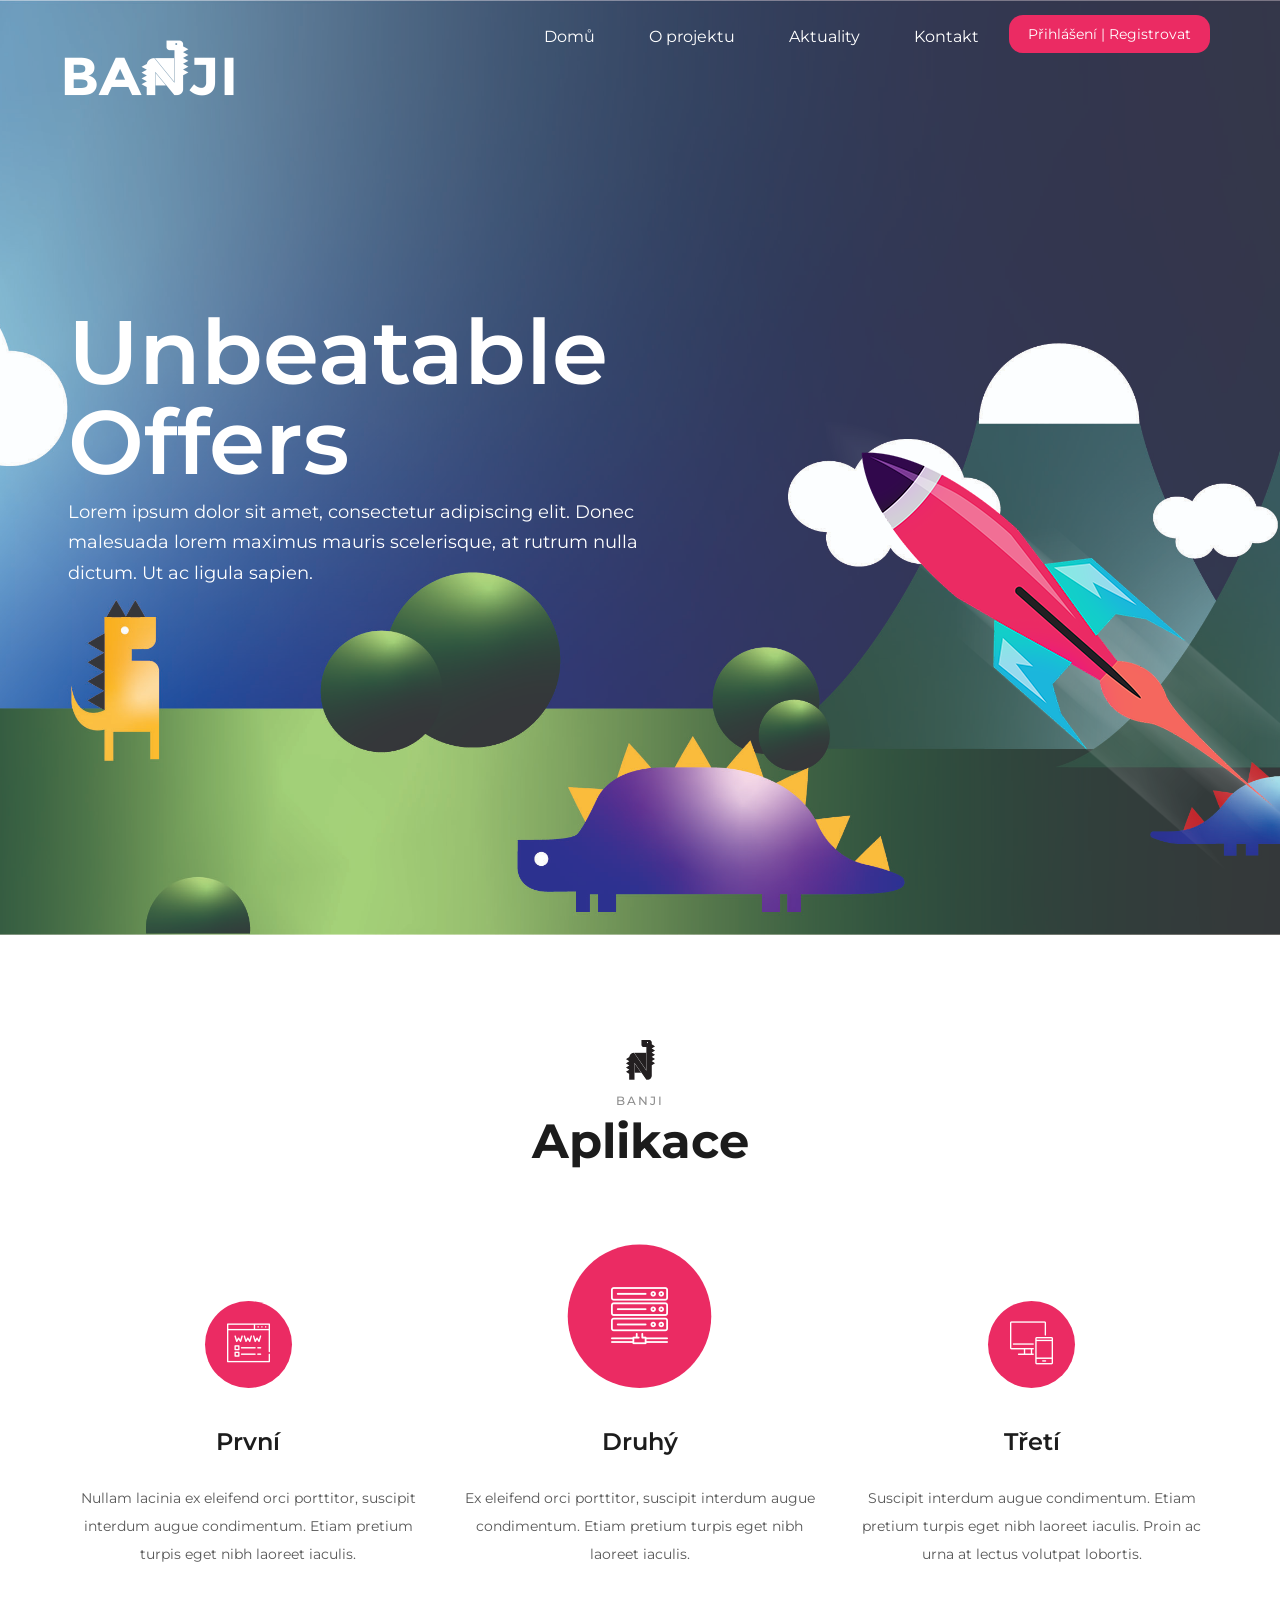
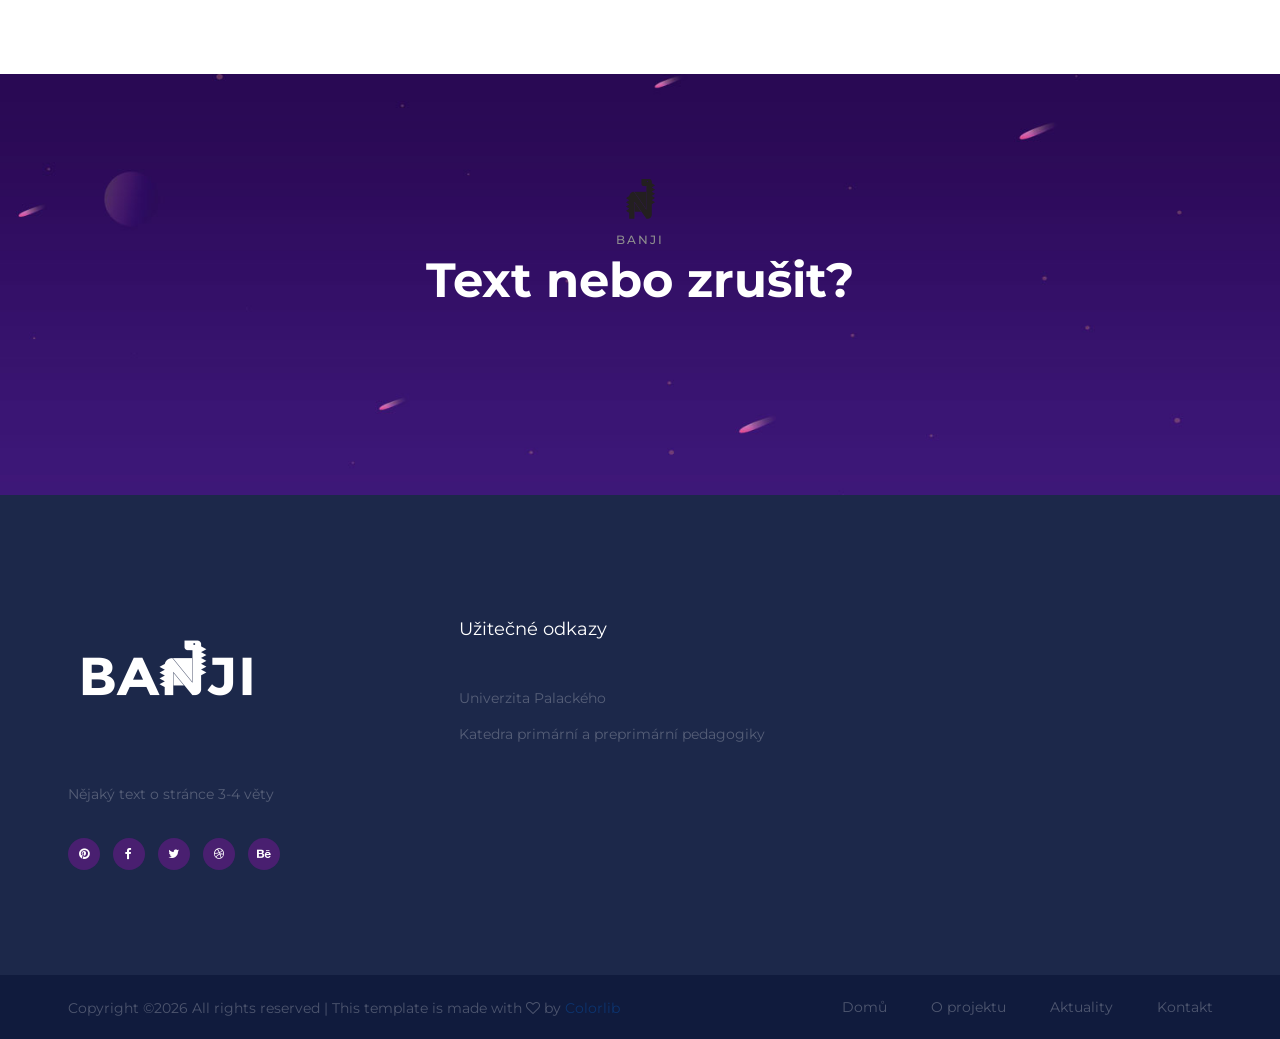
<file: index.html>
<!DOCTYPE html>
<html lang="zxx">
<head>
	<title>IT Host - Hosting Template</title>
	<meta charset="UTF-8">
	<meta name="description" content="Cloud 83 - hosting template ">
	<meta name="keywords" content="cloud, hosting, creative, html">
	<meta name="viewport" content="width=device-width, initial-scale=1.0">
	<!-- Favicon -->
	<link href="img/favicon.ico" rel="shortcut icon"/>

	<!-- Google Font -->
	<link href="https://fonts.googleapis.com/css?family=Montserrat:400,400i,500,500i,600,600i,700,700i" rel="stylesheet">


	<!-- Stylesheets -->
	<link rel="stylesheet" href="css/bootstrap.min.css"/>
	<link rel="stylesheet" href="css/font-awesome.min.css"/>
	<link rel="stylesheet" href="css/flaticon.css"/>
	<link rel="stylesheet" href="css/owl.carousel.min.css"/>
	<link rel="stylesheet" href="css/animate.css"/>
	<link rel="stylesheet" href="css/style.css"/>


	<!--[if lt IE 9]>
		  <script src="https://oss.maxcdn.com/html5shiv/3.7.2/html5shiv.min.js"></script>
	  <script src="https://oss.maxcdn.com/respond/1.4.2/respond.min.js"></script>
	<![endif]-->

</head>
<body>
	<!-- Page Preloder -->
	<div id="preloder">
		<div class="loader"></div>
	</div>

	<!-- Hlavička -->
	<header class="header-section">
		<a href="./index.html" class="site-logo"><img src="./img/logo.png" alt=""></a>
		<div class="nav-switch">
			<i class="fa fa-bars"></i>
		</div>
		<div class="nav-warp">
			<div class="user-panel">
				<a href="#">Přihlášení</a> |
				<a href="#">Registrovat</a>
			</div>
			<ul class="main-menu">
				<li><a href="./index.html">Domů</a></li>
				<li><a href="./about.html">O projektu</a></li>
				<li><a href="./aktuality.html">Aktuality</a></li>
				<li><a href="./contact.html">Kontakt</a></li>
         	<!--       <li><a href="">Portál</a></li>      <!-- Přidat odkaz na přihlašovací stránku -->
			</ul>
		</div>
	</header>
	<!-- Konec hlavičky -->


	<!-- Raketová sekce -->
	<section class="hero-section set-bg" data-setbg="img/bg.jpg">
		<div class="container h-100">
			<div class="hero-content text-white">
				<div class="row">
					<div class="col-lg-6 pr-0">
						<h2>Unbeatable Offers</h2>
						<p>Lorem ipsum dolor sit amet, consectetur adipiscing elit. Donec malesuada lorem maximus mauris scelerisque, at rutrum nulla dictum. Ut ac ligula sapien. </p>
					</div>
				</div>
				<div class="hero-rocket">
					<img src="./img/rocket.png" alt="">
				</div>
			</div>
		</div>
	</section>
	<!-- Raketová sekce END -->


	<!-- Sekce pod raketou -->
	<section class="features-section spad">
		<div class="container">
			<div class="section-title">
				<img src="./img/section-title-icon.png" alt="#">
				<p>Banji</p>
				<h2>Aplikace</h2>
			</div>
			<div class="row">
				<div class="col-lg-4 col-md-6 feature-item">
					<div class="ft-icon">
						<i class="flaticon-domain-registration"></i>
					</div>
				       	<!-- Levý sloupec -->
                	<h4>První</h4>
					<p>Nullam lacinia ex eleifend orci porttitor, suscipit interdum augue condimentum. Etiam pretium turpis eget nibh laoreet iaculis.</p>
				</div>
				<div class="col-lg-4 col-md-6 feature-item fi-center-top">
					<div class="ft-icon">
						<i class="flaticon-server"></i>
					</div>
				       	<!-- Prostřední sloupec -->
                	<h4>Druhý</h4>
					<p>Ex eleifend orci porttitor, suscipit interdum augue condimentum. Etiam pretium turpis eget nibh laoreet iaculis. </p>
				</div>
				<div class="col-lg-4 col-md-6 feature-item">
					<div class="ft-icon">
						<i class="flaticon-devices"></i>
					</div>
						<!-- Pravý sloupec -->
                    <h4>Třetí</h4>
					<p>Suscipit interdum augue condimentum. Etiam pretium turpis eget nibh laoreet iaculis. Proin ac urna at lectus volutpat lobortis. </p>
				</div>
			</div>
		</div>
	</section>
	<!-- Sekce pod raketou END-->



	<!-- bylo tu vyhledávání -->
	<section class="domain-search-section spad set-bg" data-setbg="img/domain-bg.jpg">
		<div class="container">
			<div class="section-title st-white">
				<img src="./img/section-title-icon.png" alt="#">
				<p>Banji</p>
				<h2>Text nebo zrušit?</h2>
			</div>

		</div>
	</section>
	<!-- bylo tu vyhledávání END -->

	<!-- Zápatí top -->
	<section class="footer-top-section text-white spad">
		<div class="container">
			<div class="row">
				<div class="col-lg-4">
					<div class="footer-widget about-widget">
						<img src="./img/logo.png" alt="logo">
						<p>Nějaký text o stránce 3-4 věty</p>
						<div class="fw-social social">
							<a href="#"><i class="fa fa-pinterest"></i></a>
							<a href="#"><i class="fa fa-facebook"></i></a>
							<a href="#"><i class="fa fa-twitter"></i></a>
							<a href="#"><i class="fa fa-dribbble"></i></a>
							<a href="#"><i class="fa fa-behance"></i></a>
						</div>
					</div>
				</div>
				<div class="col-lg-8 col-md-12">
					<div class="footer-widget">
						<h4 class="fw-title">Užitečné odkazy</h4>
						<div class="row">
							<div class="col-sm-12">
								<ul>
                                <!-- Předělat na odkazy -udělat helpdesk?-->
									<li><a href="https://www.upol.cz/">Univerzita Palackého</a></li>
									<li><a href="http://kpv.upol.cz/">Katedra primární a preprimární pedagogiky</a></li>
								</ul>
							</div>
						</div>
					</div>
				</div>
			</div>
		</div>
	</section>
	<!-- Zápatí top END -->


	<!-- Zápatí -->
	<footer class="footer-section">
		<div class="container">
			<ul class="footer-menu">
				<li><a href="./index.html">Domů</a></li>
				<li><a href="./about.html">O projektu</a></li>
				<li><a href="./aktuality.html">Aktuality</a></li>
				<li><a href="./contact.html">Kontakt</a></li>
         	<!--       <li><a href="">Portál</a></li>      <!-- Přidat odkaz na přihlašovací stránku -->
			</ul>
			<div class="copyright"><!-- Link back to Colorlib can't be removed. Template is licensed under CC BY 3.0. -->
Copyright &copy;<script>document.write(new Date().getFullYear());</script> All rights reserved | This template is made with <i class="fa fa-heart-o" aria-hidden="true"></i> by <a href="https://colorlib.com" target="_blank">Colorlib</a>
<!-- Link back to Colorlib can't be removed. Template is licensed under CC BY 3.0. --></div>
		</div>
	</footer>
	<!-- Zápatí END -->


	<!--====== Javascripts & Jquery ======-->
	<script src="js/jquery-3.2.1.min.js"></script>
	<script src="js/bootstrap.min.js"></script>
	<script src="js/owl.carousel.min.js"></script>
	<script src="js/circle-progress.min.js"></script>
	<script src="js/main.js"></script>

	</body>
</html>
</file>
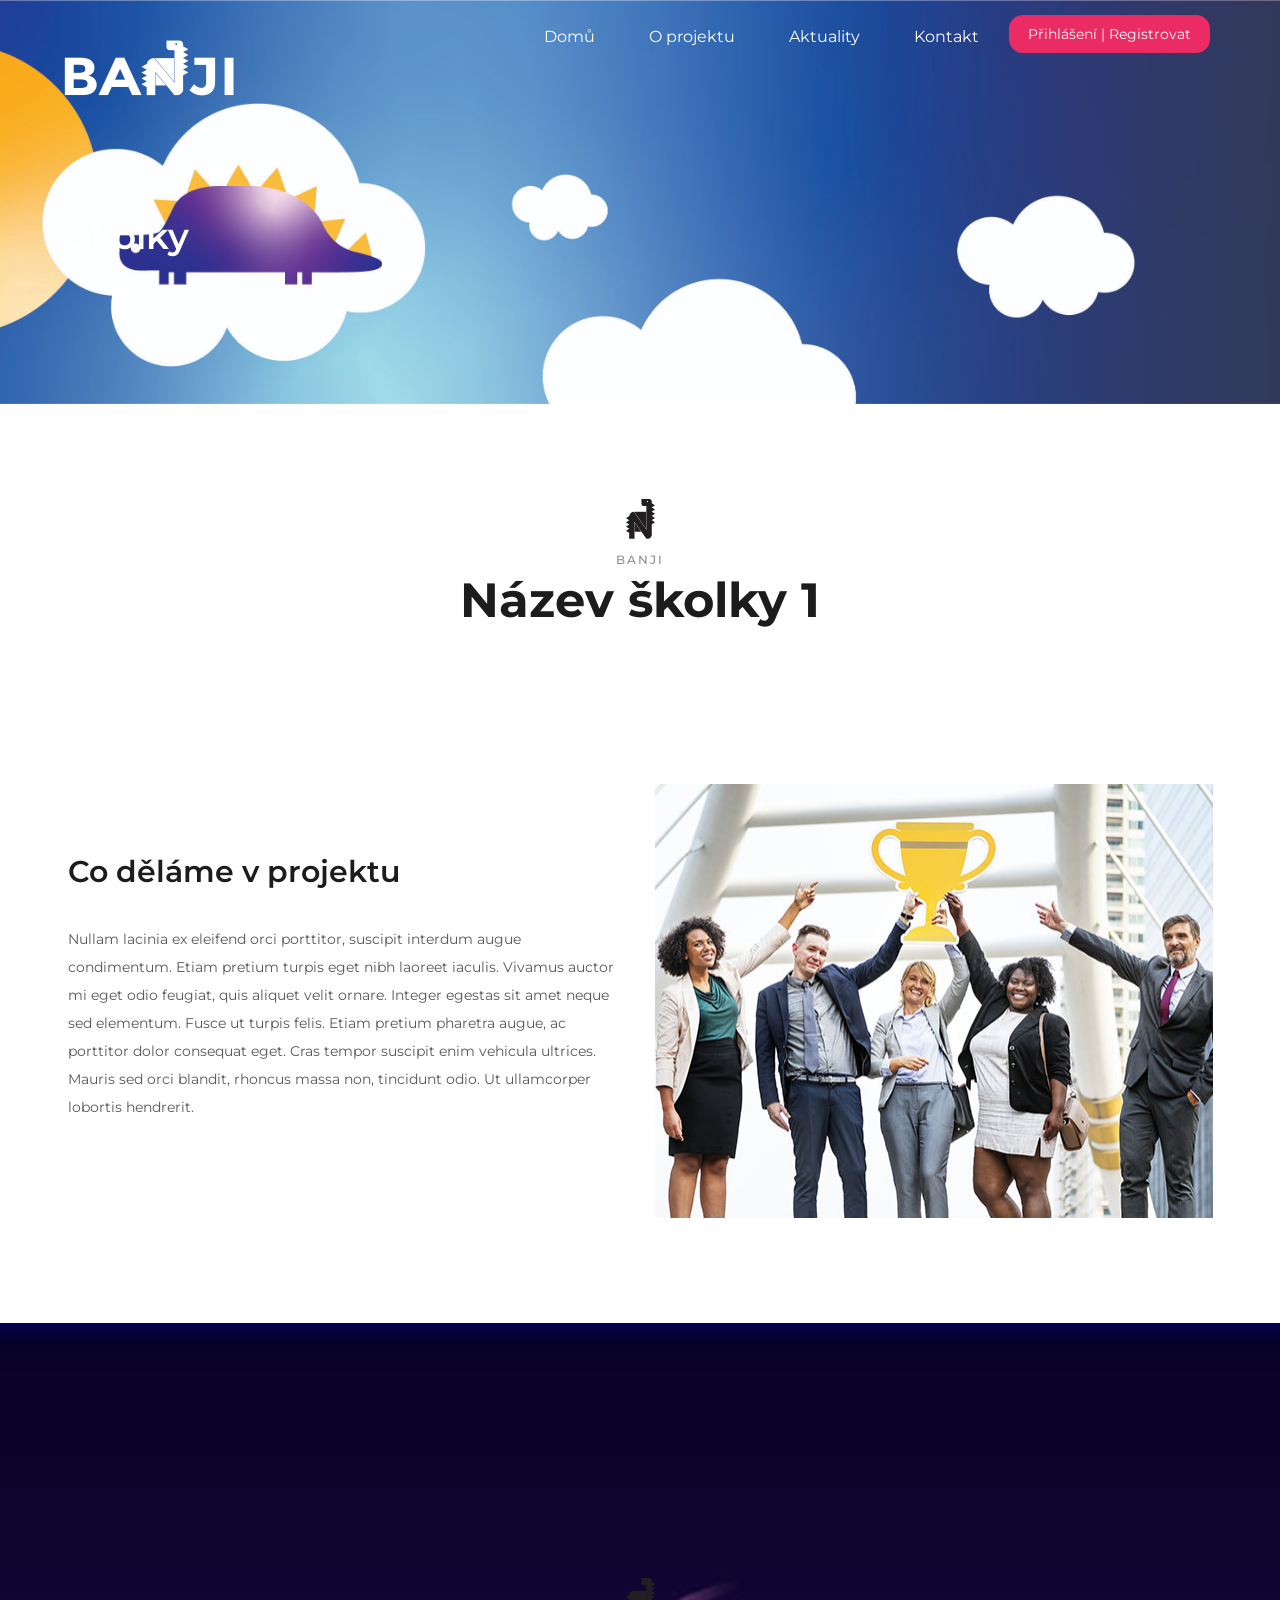
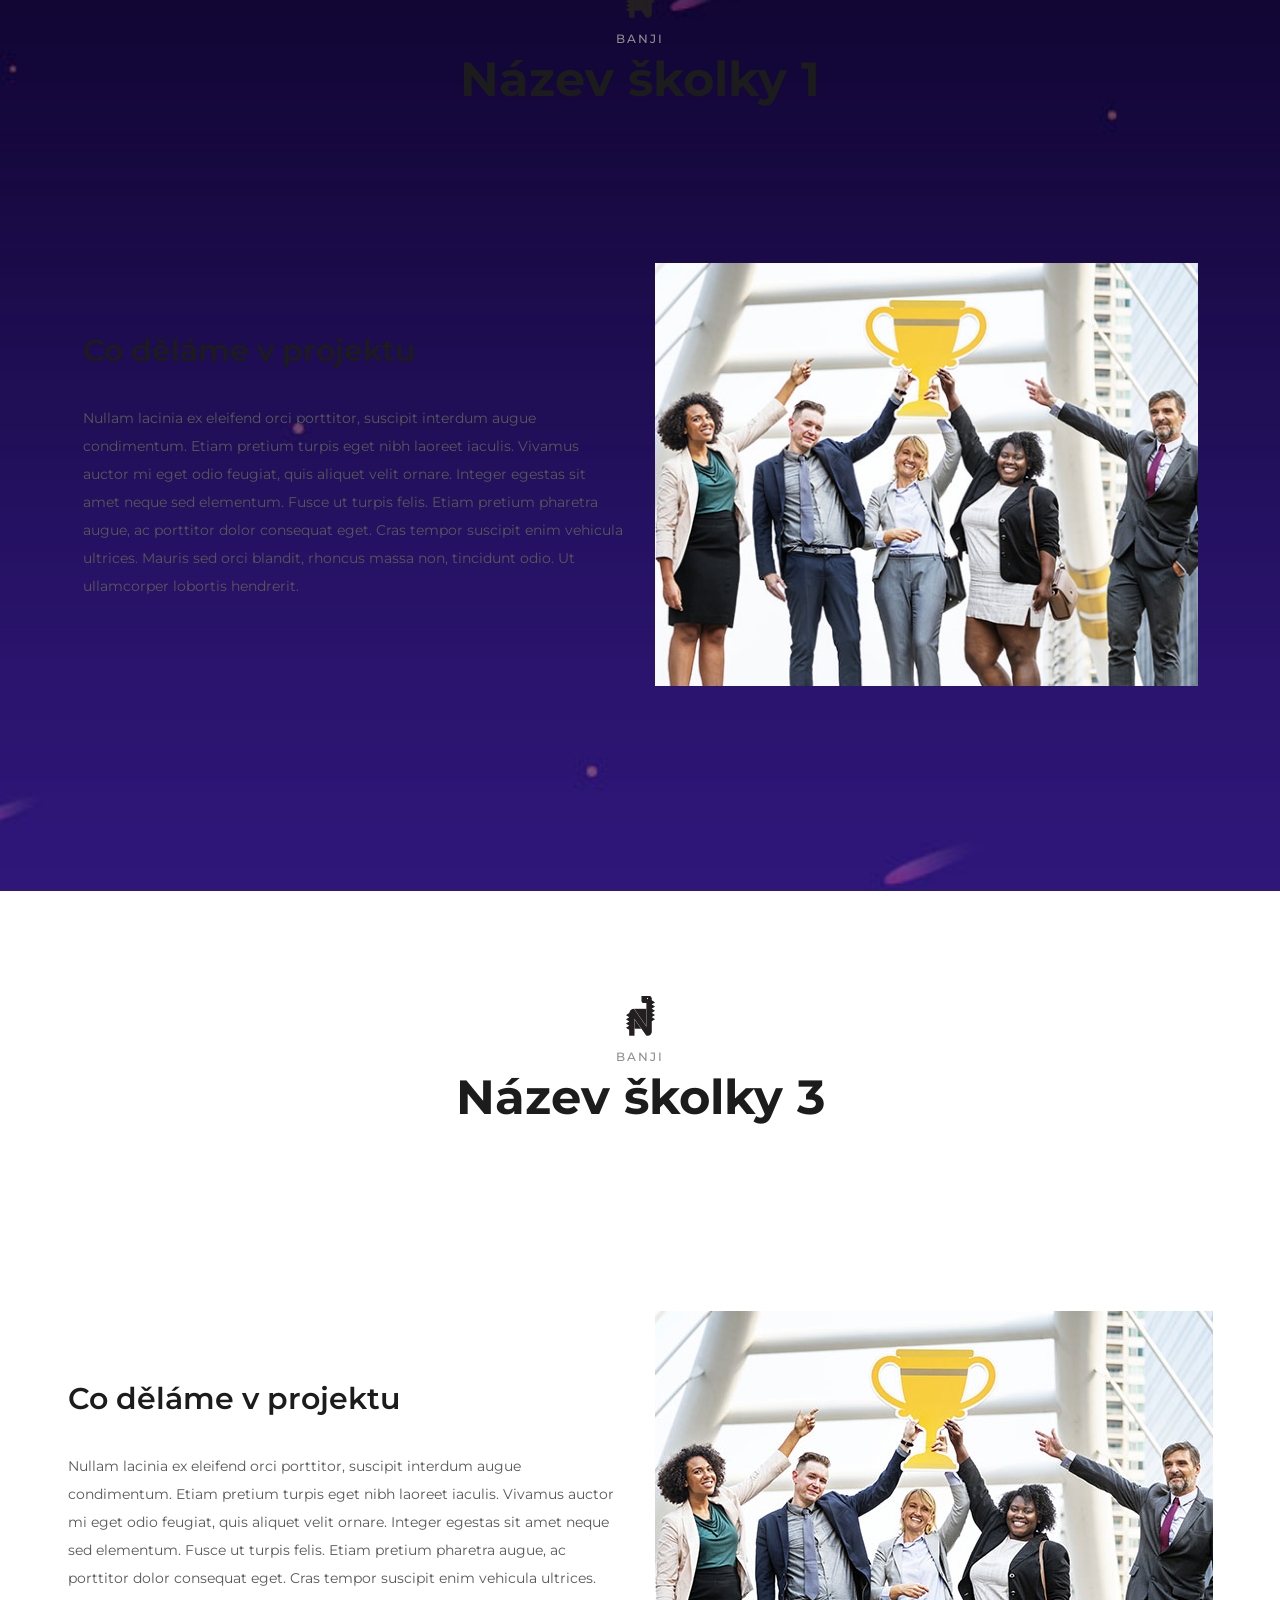
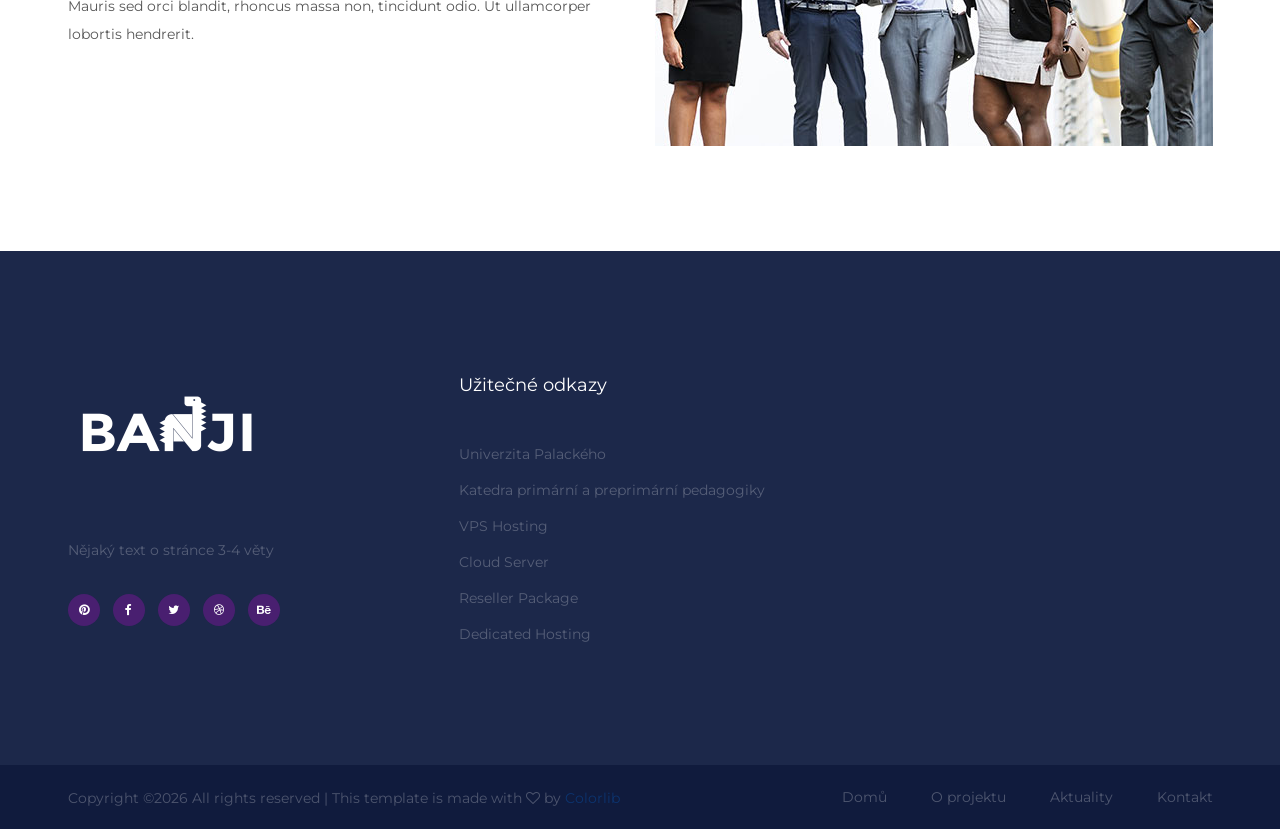
<file: aktuality.html>
<!DOCTYPE html>
<html lang="zxx">
<head>
	<title>IT Host - Hosting Template</title>
	<meta charset="UTF-8">
	<meta name="description" content="Cloud 83 - hosting template ">
	<meta name="keywords" content="cloud, hosting, creative, html">
	<meta name="viewport" content="width=device-width, initial-scale=1.0">
	<!-- Favicon -->
	<link href="img/favicon.ico" rel="shortcut icon"/>

	<!-- Google Font -->
	<link href="https://fonts.googleapis.com/css?family=Montserrat:400,400i,500,500i,600,600i,700,700i" rel="stylesheet">


	<!-- Stylesheets -->
	<link rel="stylesheet" href="css/bootstrap.min.css"/>
	<link rel="stylesheet" href="css/font-awesome.min.css"/>
	<link rel="stylesheet" href="css/flaticon.css"/>
	<link rel="stylesheet" href="css/owl.carousel.min.css"/>
	<link rel="stylesheet" href="css/style.css"/>


	<!--[if lt IE 9]>
		  <script src="https://oss.maxcdn.com/html5shiv/3.7.2/html5shiv.min.js"></script>
	  <script src="https://oss.maxcdn.com/respond/1.4.2/respond.min.js"></script>
	<![endif]-->

</head>
<body>
	<!-- Page Preloder -->
	<div id="preloder">
		<div class="loader"></div>
	</div>

	<!-- Hlavička -->
	<header class="header-section">
		<a href="./index.html" class="site-logo"><img src="./img/logo.png" alt=""></a>
		<div class="nav-switch">
			<i class="fa fa-bars"></i>
		</div>
		<div class="nav-warp">
			<div class="user-panel">
				<a href="#">Přihlášení</a> |
				<a href="#">Registrovat</a>
			</div>
			<ul class="main-menu">
				<li><a href="./index.html">Domů</a></li>
				<li><a href="./about.html">O projektu</a></li>
				<li><a href="./aktuality.html">Aktuality</a></li>
				<li><a href="./contact.html">Kontakt</a></li>
         	<!--       <li><a href="">Portál</a></li>      <!-- Přidat odkaz na přihlašovací stránku -->
			</ul>
		</div>
	</header>
	<!-- Konec hlavičky -->


	<!-- top sekce -->
	<section class="page-top-section set-bg" data-setbg="img/page-top-bg.jpg">
		<div class="container">
			<h2>Školky </h2>
			<div class="site-breadcrumb">
			</div>
		</div>
	</section>
	<!-- top sekce END -->


	<!-- školka 1 -->
	<section class="domain-search-section sc-about-page">
		<div class="container">
			<div class="section-title">
				<img src="./img/section-title-icon.png" alt="#">
				<p>Banji</p>
				<h2>Název školky 1</h2>
			</div>
		</div>
	</section>
	<!-- školka 1 END -->


	<!-- Školka 1 text-->
	<section class="about-section spad pt-0">
		<div class="container">
			<div class="row">
				<div class="col-lg-6 about-text">
					<h3>Co děláme v projektu</h3>
					<p>Nullam lacinia ex eleifend orci porttitor, suscipit interdum augue condimentum. Etiam pretium turpis eget nibh laoreet iaculis. Vivamus auctor mi eget odio feugiat, quis aliquet velit ornare. Integer egestas sit amet neque sed elementum. Fusce ut turpis felis. Etiam pretium pharetra augue, ac porttitor dolor consequat eget. Cras tempor suscipit enim vehicula ultrices. Mauris sed orci blandit, rhoncus massa non, tincidunt odio. Ut ullamcorper lobortis hendrerit. </p>
				</div>
				<div class="col-lg-6">
					<img src="./img/about.jpg" alt="">
				</div>
			</div>
		</div>
	</section>
	<!-- Školka 1 END -->


	<!-- Bylo sčítání lidu -->
	<section class="milestones-section set-bg" data-setbg="img/milestones-bg.jpg">
		<div class="container">
			<div class="row milestones-top-text">
			</div>
				<!-- školka 2 -->
	<section class="domain-search-section sc-about-page">
		<div class="container">
			<div class="section-title">
				<img src="./img/section-title-icon.png" alt="#">
				<p>Banji</p>
				<h2>Název školky 1</h2>
			</div>
		</div>
	</section>
	<!-- školka 2 END -->


	<!-- Školka 2 text-->
	<section class="about-section spad pt-0">
		<div class="container">
			<div class="row">
				<div class="col-lg-6 about-text">
					<h3>Co děláme v projektu</h3>
					<p>Nullam lacinia ex eleifend orci porttitor, suscipit interdum augue condimentum. Etiam pretium turpis eget nibh laoreet iaculis. Vivamus auctor mi eget odio feugiat, quis aliquet velit ornare. Integer egestas sit amet neque sed elementum. Fusce ut turpis felis. Etiam pretium pharetra augue, ac porttitor dolor consequat eget. Cras tempor suscipit enim vehicula ultrices. Mauris sed orci blandit, rhoncus massa non, tincidunt odio. Ut ullamcorper lobortis hendrerit. </p>
				</div>
				<div class="col-lg-6">
					<img src="./img/about.jpg" alt="">
				</div>
			</div>
		</div>
	</section>
	<!-- Školka 2 END -->
		</div>
	</section>
	<!-- Bylo sčítání lidu END -->


	<!-- Školka 3 -->
	<section class="team-section spad">
		<div class="container">
			<div class="section-title">
				<img src="./img/section-title-icon.png" alt="#">
				<p>Banji</p>
				<h2>Název školky 3</h2>
			</div>

		</div>
	</section>
	<!-- Školka 3 END-->

    <!-- Školka 3 text-->
	<section class="about-section spad pt-0">
		<div class="container">
			<div class="row">
				<div class="col-lg-6 about-text">
					<h3>Co děláme v projektu</h3>
					<p>Nullam lacinia ex eleifend orci porttitor, suscipit interdum augue condimentum. Etiam pretium turpis eget nibh laoreet iaculis. Vivamus auctor mi eget odio feugiat, quis aliquet velit ornare. Integer egestas sit amet neque sed elementum. Fusce ut turpis felis. Etiam pretium pharetra augue, ac porttitor dolor consequat eget. Cras tempor suscipit enim vehicula ultrices. Mauris sed orci blandit, rhoncus massa non, tincidunt odio. Ut ullamcorper lobortis hendrerit. </p>
				</div>
				<div class="col-lg-6">
					<img src="./img/about.jpg" alt="">
				</div>
			</div>
		</div>
	</section>
	<!-- Školka 3 END -->

		<!-- Zápatí top -->
	<section class="footer-top-section text-white spad">
		<div class="container">
			<div class="row">
				<div class="col-lg-4">
					<div class="footer-widget about-widget">
						<img src="./img/logo.png" alt="logo">
						<p>Nějaký text o stránce 3-4 věty</p>
						<div class="fw-social social">
							<a href="#"><i class="fa fa-pinterest"></i></a>
							<a href="#"><i class="fa fa-facebook"></i></a>
							<a href="#"><i class="fa fa-twitter"></i></a>
							<a href="#"><i class="fa fa-dribbble"></i></a>
							<a href="#"><i class="fa fa-behance"></i></a>
						</div>
					</div>
				</div>
				<div class="col-lg-8 col-md-12">
					<div class="footer-widget">
						<h4 class="fw-title">Užitečné odkazy</h4>
						<div class="row">
							<div class="col-sm-12">
								<ul>
                                <!-- Předělat na odkazy -udělat helpdesk?-->
									<li><a href="https://www.upol.cz/">Univerzita Palackého</a></li>
									<li><a href="http://kpv.upol.cz/">Katedra primární a preprimární pedagogiky</a></li>
									<li><a href="">VPS Hosting</a></li>
									<li><a href="">Cloud Server</a></li>
									<li><a href="">Reseller Package</a></li>
									<li><a href="">Dedicated Hosting</a></li>
								</ul>
							</div>
						</div>
					</div>
				</div>
			</div>
		</div>
	</section>
	<!-- Zápatí top END -->


<!-- Zápatí -->
	<footer class="footer-section">
		<div class="container">
			<ul class="footer-menu">
				<li><a href="./index.html">Domů</a></li>
				<li><a href="./about.html">O projektu</a></li>
				<li><a href="./aktuality.html">Aktuality</a></li>
				<li><a href="./contact.html">Kontakt</a></li>
         	<!--       <li><a href="">Portál</a></li>      <!-- Přidat odkaz na přihlašovací stránku -->
			</ul>
			<div class="copyright"><!-- Link back to Colorlib can't be removed. Template is licensed under CC BY 3.0. -->
Copyright &copy;<script>document.write(new Date().getFullYear());</script> All rights reserved | This template is made with <i class="fa fa-heart-o" aria-hidden="true"></i> by <a href="https://colorlib.com" target="_blank">Colorlib</a>
<!-- Link back to Colorlib can't be removed. Template is licensed under CC BY 3.0. --></div>
		</div>
	</footer>
	<!-- Zápatí END -->


	<!--====== Javascripts & Jquery ======-->
	<script src="js/jquery-3.2.1.min.js"></script>
	<script src="js/bootstrap.min.js"></script>
	<script src="js/owl.carousel.min.js"></script>
	<script src="js/circle-progress.min.js"></script>
	<script src="js/main.js"></script>

	</body>
</html>
</file>
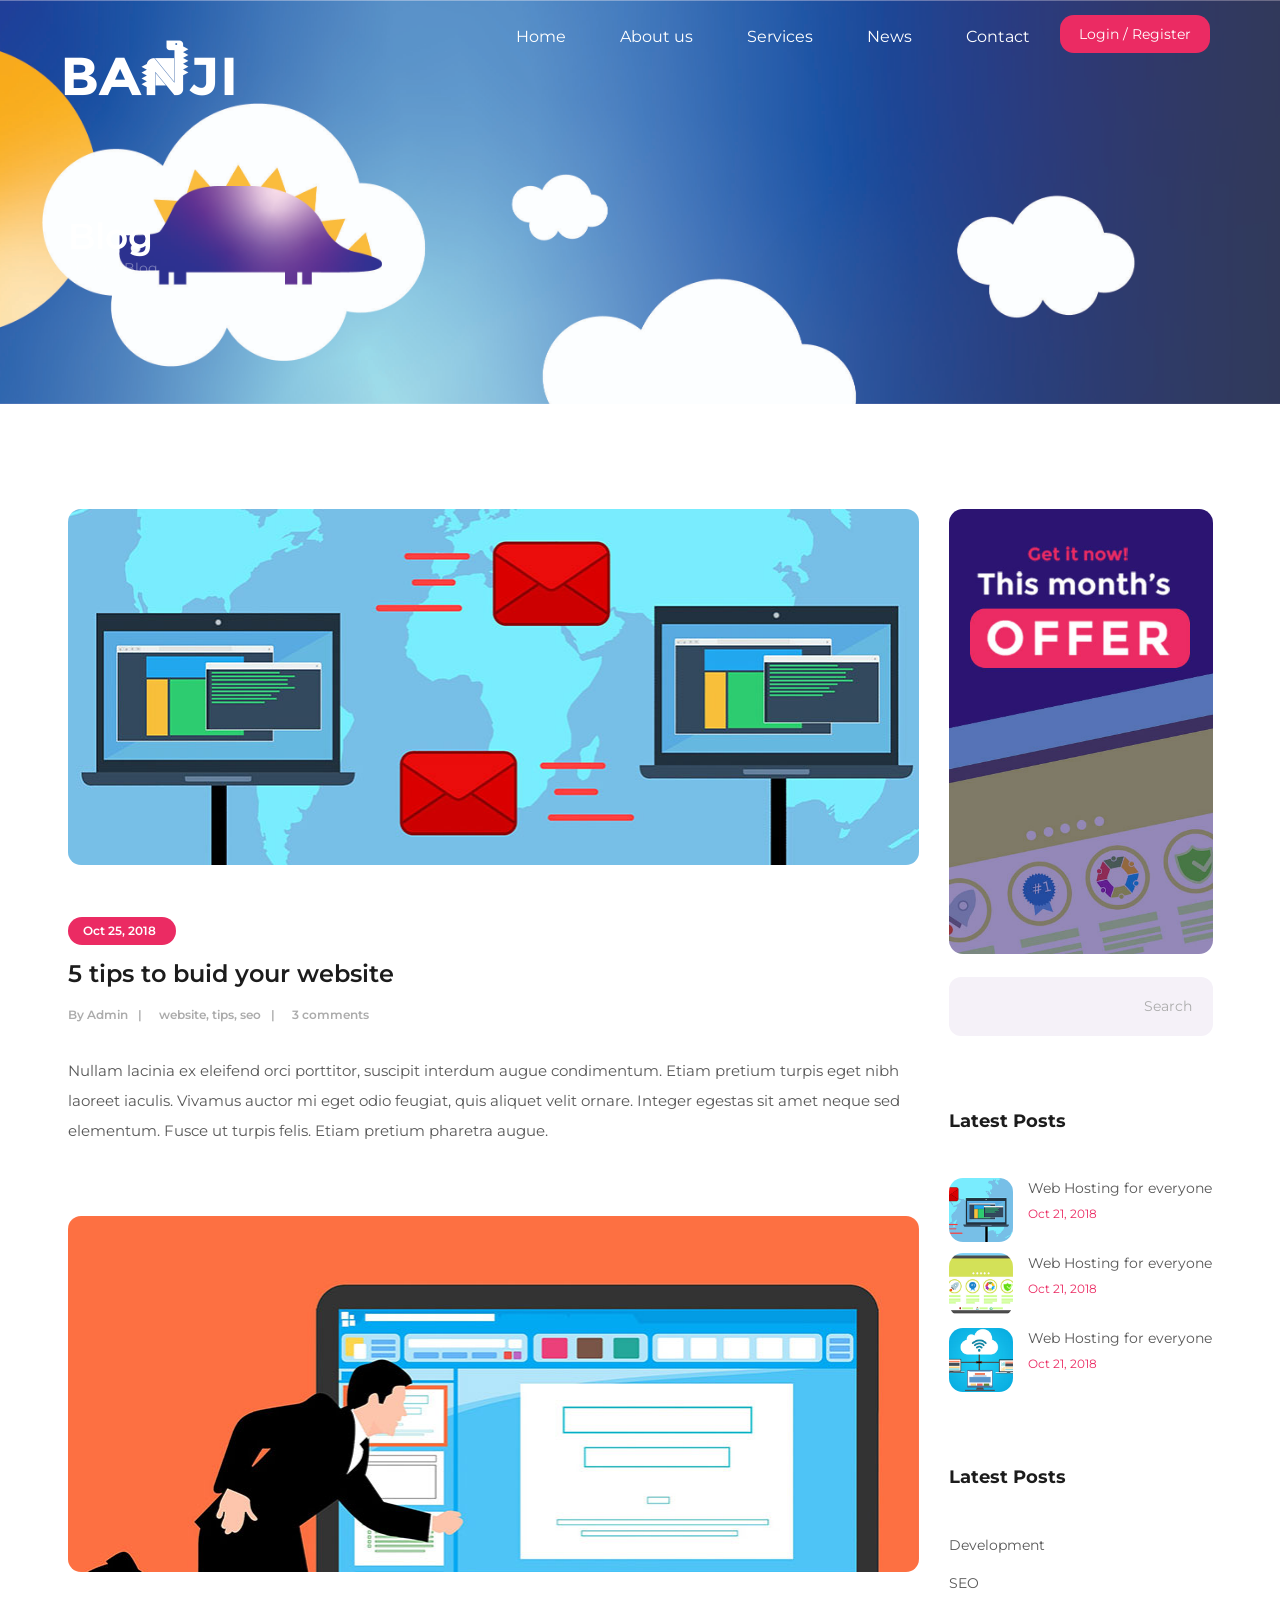
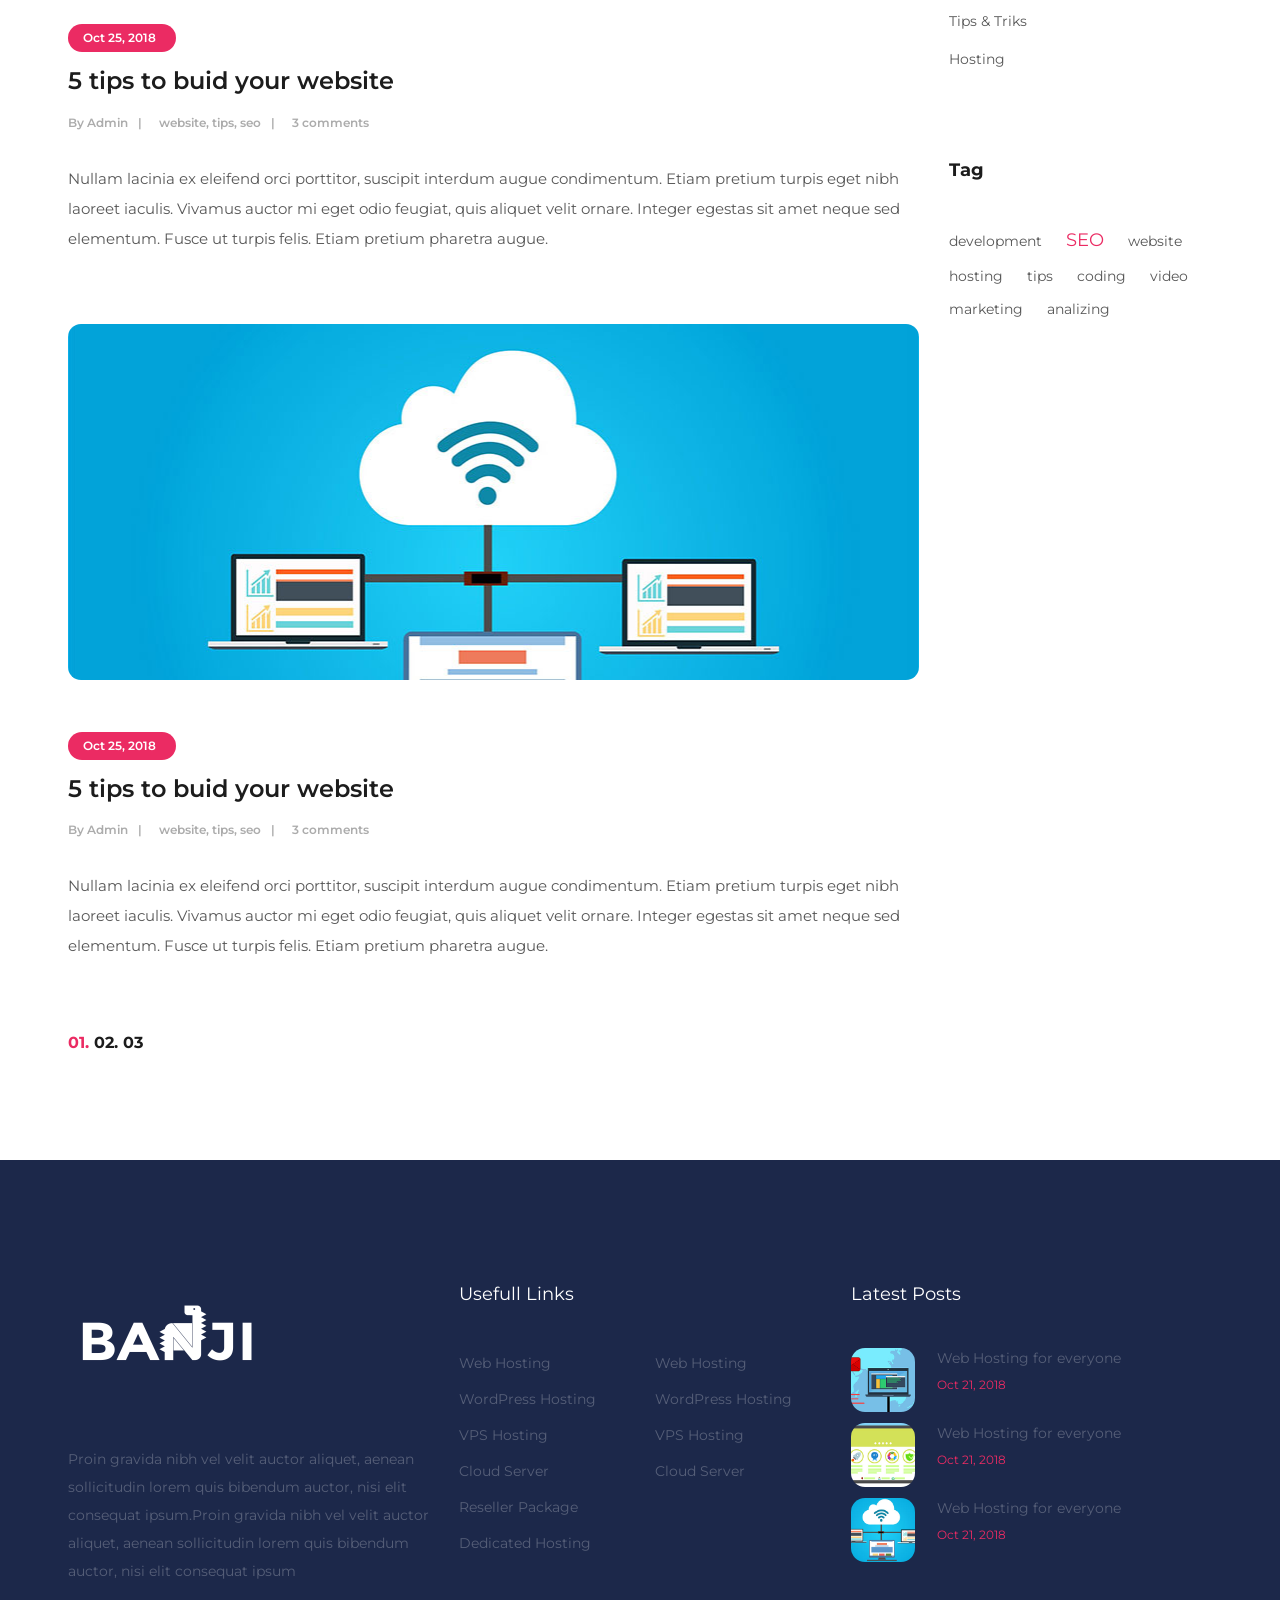
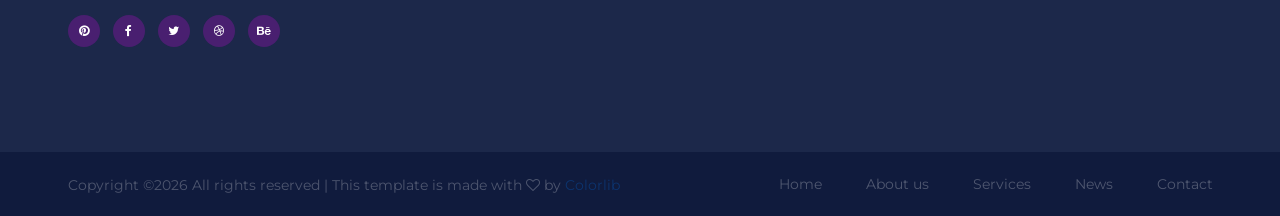
<file: blog.html>
<!DOCTYPE html>
<html lang="zxx">
<head>
	<title>IT Host - Hosting Template</title>
	<meta charset="UTF-8">
	<meta name="description" content="Cloud 83 - hosting template ">
	<meta name="keywords" content="cloud, hosting, creative, html">
	<meta name="viewport" content="width=device-width, initial-scale=1.0">
	<!-- Favicon -->
	<link href="img/favicon.ico" rel="shortcut icon"/>

	<!-- Google Font -->
	<link href="https://fonts.googleapis.com/css?family=Montserrat:400,400i,500,500i,600,600i,700,700i" rel="stylesheet">


	<!-- Stylesheets -->
	<link rel="stylesheet" href="css/bootstrap.min.css"/>
	<link rel="stylesheet" href="css/font-awesome.min.css"/>
	<link rel="stylesheet" href="css/flaticon.css"/>
	<link rel="stylesheet" href="css/owl.carousel.min.css"/>
	<link rel="stylesheet" href="css/style.css"/>


	<!--[if lt IE 9]>
		  <script src="https://oss.maxcdn.com/html5shiv/3.7.2/html5shiv.min.js"></script>
	  <script src="https://oss.maxcdn.com/respond/1.4.2/respond.min.js"></script>
	<![endif]-->

</head>
<body>
	<!-- Page Preloder -->
	<div id="preloder">
		<div class="loader"></div>
	</div>

	<!-- Header section -->
	<header class="header-section">
		<a href="./index.html" class="site-logo"><img src="./img/logo.png" alt=""></a>
		<div class="nav-switch">
			<i class="fa fa-bars"></i>
		</div>
		<div class="nav-warp">
			<div class="user-panel">
				<a href="#">Login</a> /
				<a href="#">Register</a>
			</div>
			<ul class="main-menu">
				<li><a href="./index.html">Home</a></li>
				<li><a href="./about.html">About us</a></li>
				<li><a href="./service.html">Services</a></li>
				<li><a href="./blog.html">News</a></li>
				<li><a href="./contact.html">Contact</a></li>
			</ul>
		</div>
	</header>
	<!-- Header section end -->


	<!-- Page Top section -->
	<section class="page-top-section set-bg" data-setbg="img/page-top-bg.jpg">
		<div class="container">
			<h2>Blog</h2>
			<div class="site-breadcrumb">
				<a href="home">Home</a> / <span>Blog</span>
			</div>
		</div>
	</section>
	<!-- Page Top section end -->


	<!-- Blog posts section -->
	<section class="blog-section spad">
		<div class="container">
			<div class="row">
				<div class="col-lg-9">
					<div class="blog-post">
						<img src="img/blog/1.jpg" alt="" class="post-thumb">
						<div class="post-date">Oct 25, 2018</div>
						<h4>5 tips to buid your website</h4>
						<div class="post-metas">
							<div class="post-meta">By Admin</div>
							<div class="post-meta">website, tips, seo</div>
							<div class="post-meta">3 comments</div>
						</div>
						<p>Nullam lacinia ex eleifend orci porttitor, suscipit interdum augue condimentum. Etiam pretium turpis eget nibh laoreet iaculis. Vivamus auctor mi eget odio feugiat, quis aliquet velit ornare. Integer egestas sit amet neque sed elementum. Fusce ut turpis felis. Etiam pretium pharetra augue.</p>
					</div>
					<div class="blog-post">
						<img src="img/blog/2.jpg" alt="" class="post-thumb">
						<div class="post-date">Oct 25, 2018</div>
						<h4>5 tips to buid your website</h4>
						<div class="post-metas">
							<div class="post-meta">By Admin</div>
							<div class="post-meta">website, tips, seo</div>
							<div class="post-meta">3 comments</div>
						</div>
						<p>Nullam lacinia ex eleifend orci porttitor, suscipit interdum augue condimentum. Etiam pretium turpis eget nibh laoreet iaculis. Vivamus auctor mi eget odio feugiat, quis aliquet velit ornare. Integer egestas sit amet neque sed elementum. Fusce ut turpis felis. Etiam pretium pharetra augue.</p>
					</div>
					<div class="blog-post">
						<img src="img/blog/3.jpg" alt="" class="post-thumb">
						<div class="post-date">Oct 25, 2018</div>
						<h4>5 tips to buid your website</h4>
						<div class="post-metas">
							<div class="post-meta">By Admin</div>
							<div class="post-meta">website, tips, seo</div>
							<div class="post-meta">3 comments</div>
						</div>
						<p>Nullam lacinia ex eleifend orci porttitor, suscipit interdum augue condimentum. Etiam pretium turpis eget nibh laoreet iaculis. Vivamus auctor mi eget odio feugiat, quis aliquet velit ornare. Integer egestas sit amet neque sed elementum. Fusce ut turpis felis. Etiam pretium pharetra augue.</p>
					</div>
					<div class="site-pagination">
						<a href="" class="active">01.</a>
						<a href="">02.</a>
						<a href="">03</a>
					</div>
				</div>
				<!-- sidebar -->
				<div class="col-lg-3 col-md-5 col-sm-8 sidebar">
				 <!-- widget -->
					<div class="sb-widget">
						<a href="" class="add">
							<img src="img/add.jpg" alt="#">
						</a>
						<form class="sb-search-widget">
							<input type="text">
							<button>Search</button>
						</form>
					</div>
					<!-- widget -->
					<div class="sb-widget">
						<h2 class="sb-title">Latest Posts</h2>
						<div class="sb-latest-post-widget">
							<div class="lp-item">
								<div class="lp-thumb set-bg" data-setbg="img/footer-thumb/1.jpg"></div>
								<div class="lp-content">
									<h6>Web Hosting for everyone</h6>
									<span>Oct 21, 2018</span>
								</div>
							</div>
							<div class="lp-item">
								<div class="lp-thumb set-bg" data-setbg="img/footer-thumb/2.jpg"></div>
								<div class="lp-content">
									<h6>Web Hosting for everyone</h6>
									<span>Oct 21, 2018</span>
								</div>
							</div>
							<div class="lp-item">
								<div class="lp-thumb set-bg" data-setbg="img/footer-thumb/3.jpg"></div>
								<div class="lp-content">
									<h6>Web Hosting for everyone</h6>
									<span>Oct 21, 2018</span>
								</div>
							</div>
						</div>
					</div>
					<!-- widget -->
					<div class="sb-widget">
						<h2 class="sb-title">Latest Posts</h2>
						<ul>
							<li><a href="">Development</a></li>
							<li><a href="">SEO</a></li>
							<li><a href="">Tips & Triks</a></li>
							<li><a href="">Hosting</a></li>
						</ul>
					</div>
					<div class="sb-widget">
						<h2 class="sb-title">Tag</h2>
						<div class="sb-tag-widget">
							<a href="">development</a>
							<a href="" class="big-tag">SEO</a>
							<a href="">website</a>
							<a href="">hosting</a>
							<a href="">tips</a>
							<a href="">coding</a>
							<a href="">video</a>
							<a href="">marketing</a>
							<a href="">analizing</a>
						</div>
					</div>
				</div>
			</div>
		</div>
	</section>
	<!-- Footer top section end -->


	<!-- Footer top section -->
	<section class="footer-top-section text-white spad">
		<div class="container">
			<div class="row">
				<div class="col-lg-4">
					<div class="footer-widget about-widget">
						<img src="./img/logo.png" alt="logo">
						<p>Proin gravida nibh vel velit auctor aliquet, aenean sollicitudin lorem quis bibendum auctor, nisi elit consequat ipsum.Proin gravida nibh vel velit auctor aliquet, aenean sollicitudin lorem quis bibendum auctor, nisi elit consequat ipsum</p>
						<div class="fw-social social">
							<a href="#"><i class="fa fa-pinterest"></i></a>
							<a href="#"><i class="fa fa-facebook"></i></a>
							<a href="#"><i class="fa fa-twitter"></i></a>
							<a href="#"><i class="fa fa-dribbble"></i></a>
							<a href="#"><i class="fa fa-behance"></i></a>
						</div>
					</div>
				</div>
				<div class="col-lg-4 col-md-6">
					<div class="footer-widget">
						<h4 class="fw-title">Usefull Links</h4>
						<div class="row">
							<div class="col-sm-6">
								<ul>
									<li><a href="">Web Hosting</a></li>
									<li><a href="">WordPress Hosting</a></li>
									<li><a href="">VPS Hosting</a></li>
									<li><a href="">Cloud Server</a></li>
									<li><a href="">Reseller Package</a></li>
									<li><a href="">Dedicated Hosting</a></li>
								</ul>
							</div>
							<div class="col-sm-6">
								<ul>
									<li><a href="">Web Hosting</a></li>
									<li><a href="">WordPress Hosting</a></li>
									<li><a href="">VPS Hosting</a></li>
									<li><a href="">Cloud Server</a></li>
								</ul>
							</div>
						</div>
					</div>
				</div>
				<div class="col-lg-4  col-md-6">
					<div class="footer-widget">
						<h4 class="fw-title">Latest Posts</h4>
						<div class="fw-latest-post-widget">
							<div class="lp-item">
								<div class="lp-thumb set-bg" data-setbg="img/footer-thumb/1.jpg"></div>
								<div class="lp-content">
									<h6>Web Hosting for everyone</h6>
									<span>Oct 21, 2018</span>
								</div>
							</div>
							<div class="lp-item">
								<div class="lp-thumb set-bg" data-setbg="img/footer-thumb/2.jpg"></div>
								<div class="lp-content">
									<h6>Web Hosting for everyone</h6>
									<span>Oct 21, 2018</span>
								</div>
							</div>
							<div class="lp-item">
								<div class="lp-thumb set-bg" data-setbg="img/footer-thumb/3.jpg"></div>
								<div class="lp-content">
									<h6>Web Hosting for everyone</h6>
									<span>Oct 21, 2018</span>
								</div>
							</div>
						</div>
					</div>
				</div>
			</div>
		</div>
	</section>
	<!-- Footer top section end -->


	<!-- Footer section -->
	<footer class="footer-section">
		<div class="container">
			<ul class="footer-menu">
				<li><a href="">Home</a></li>
				<li><a href="">About us</a></li>
				<li><a href="">Services</a></li>
				<li><a href="">News</a></li>
				<li><a href="">Contact</a></li>
			</ul>
			<div class="copyright"><!-- Link back to Colorlib can't be removed. Template is licensed under CC BY 3.0. -->
Copyright &copy;<script>document.write(new Date().getFullYear());</script> All rights reserved | This template is made with <i class="fa fa-heart-o" aria-hidden="true"></i> by <a href="https://colorlib.com" target="_blank">Colorlib</a>
<!-- Link back to Colorlib can't be removed. Template is licensed under CC BY 3.0. --></div>
		</div>
	</footer>
	<!-- Footer top section end -->


	<!--====== Javascripts & Jquery ======-->
	<script src="js/jquery-3.2.1.min.js"></script>
	<script src="js/bootstrap.min.js"></script>
	<script src="js/owl.carousel.min.js"></script>
	<script src="js/circle-progress.min.js"></script>
	<script src="js/main.js"></script>

	</body>
</html>
</file>
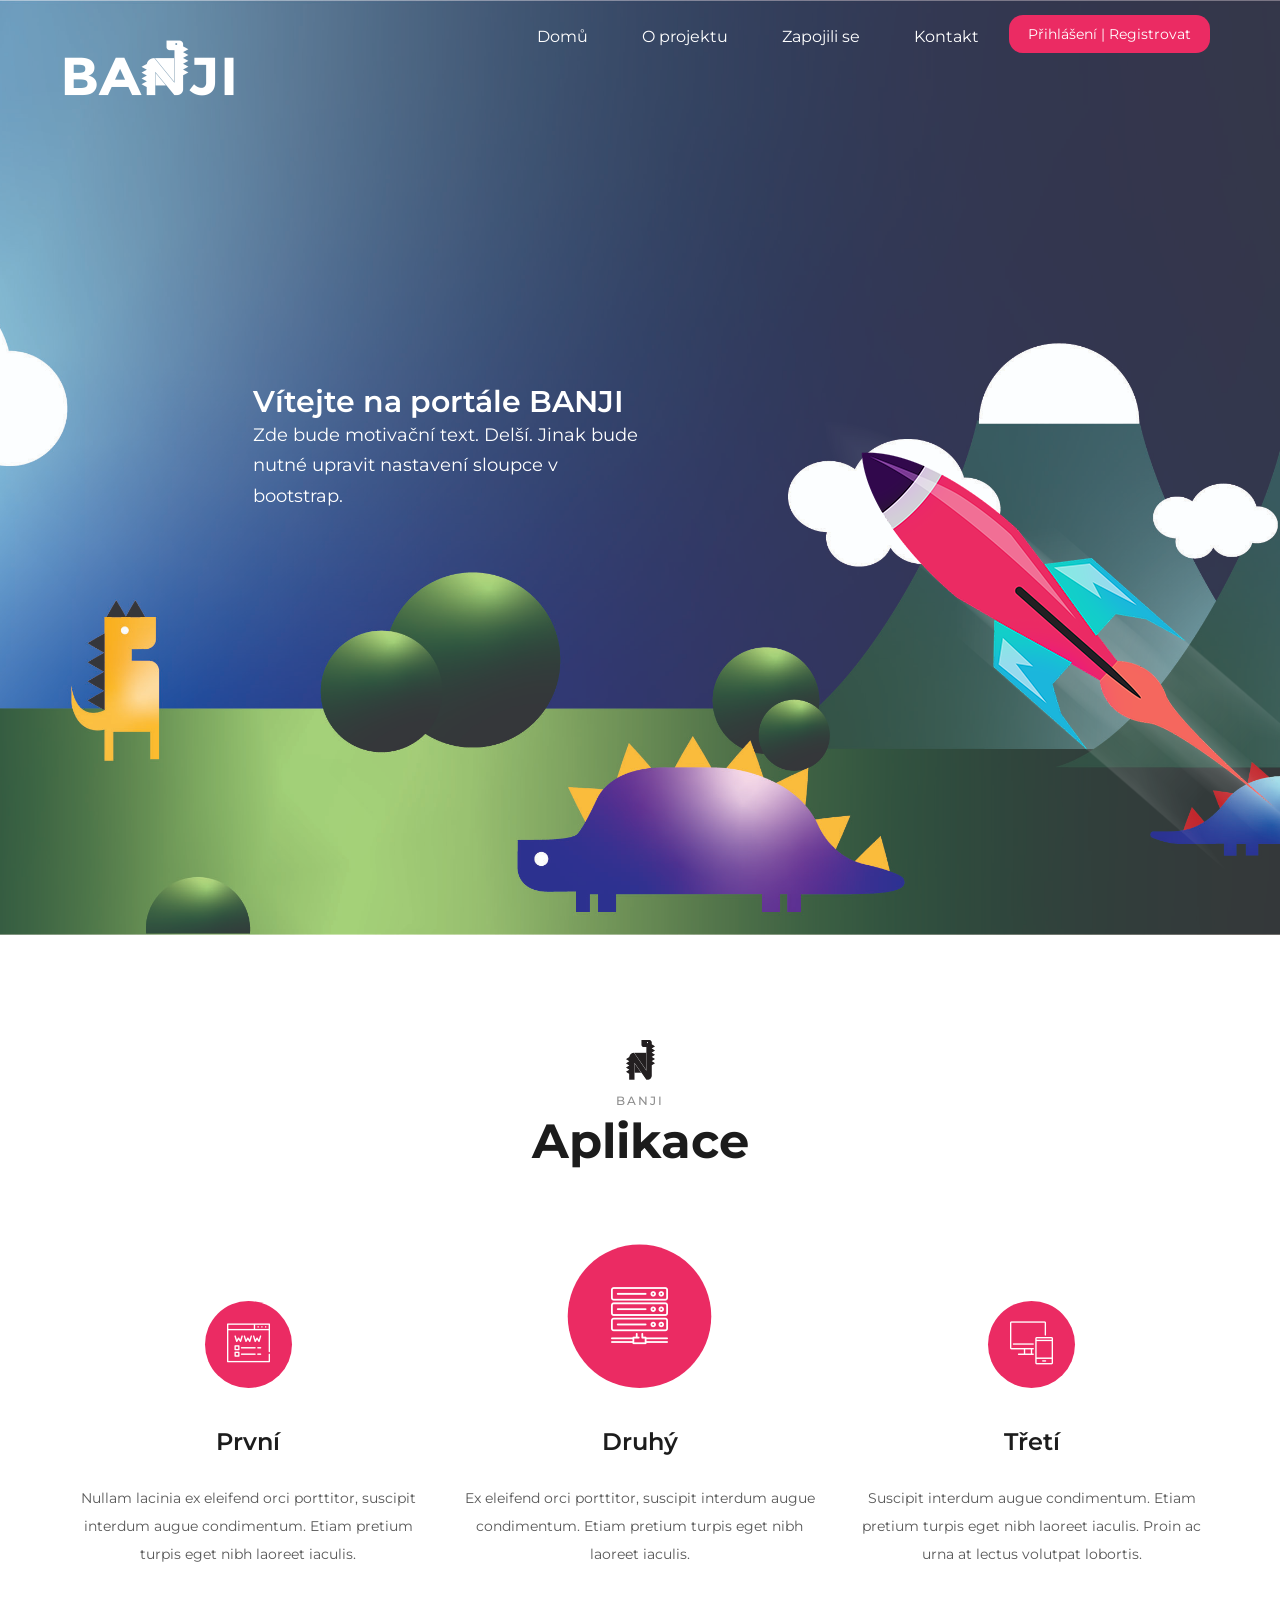
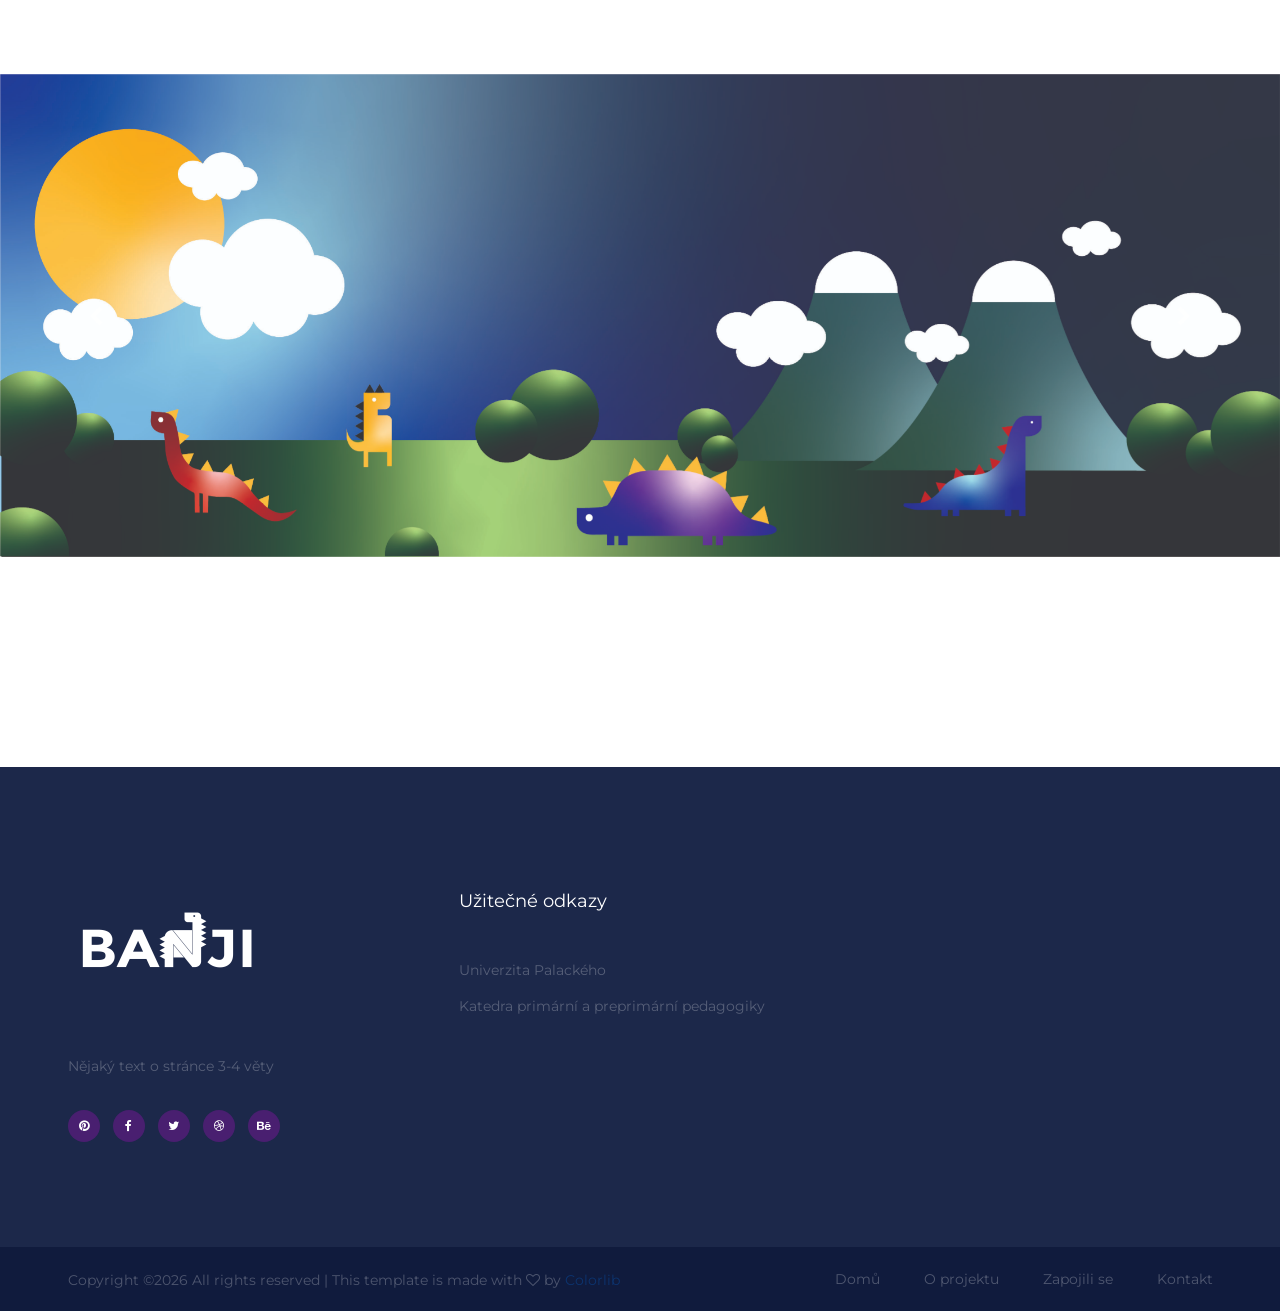
<file: domu.html>
<!DOCTYPE html>
<html lang="cs-cz">
<head>
	<title>IT Host - Hosting Template</title>
	<meta charset="UTF-8">
	<meta name="description" content="Cloud 83 - hosting template ">
	<meta name="keywords" content="cloud, hosting, creative, html">
	<meta name="viewport" content="width=device-width, initial-scale=1.0">
	<!-- Favicon -->
        <link rel="apple-touch-icon" sizes="57x57" href="img/apple-icon-57x57.png">
        <link rel="apple-touch-icon" sizes="60x60" href="img/apple-icon-60x60.png">
        <link rel="apple-touch-icon" sizes="72x72" href="img/apple-icon-72x72.png">
        <link rel="apple-touch-icon" sizes="76x76" href="img/apple-icon-76x76.png">
        <link rel="apple-touch-icon" sizes="114x114" href="img/apple-icon-114x114.png">
        <link rel="apple-touch-icon" sizes="120x120" href="img/apple-icon-120x120.png">
        <link rel="apple-touch-icon" sizes="144x144" href="img/apple-icon-144x144.png">
        <link rel="apple-touch-icon" sizes="152x152" href="img/apple-icon-152x152.png">
        <link rel="apple-touch-icon" sizes="180x180" href="img/apple-icon-180x180.png">
        <link rel="icon" type="image/png" sizes="192x192"  href="img/android-icon-192x192.png">
        <link rel="icon" type="image/png" sizes="32x32" href="img/favicon-32x32.png">
        <link rel="icon" type="image/png" sizes="96x96" href="img/favicon-96x96.png">
        <link rel="icon" type="image/png" sizes="16x16" href="img/favicon-16x16.png">
        <link rel="manifest" href="img/manifest.json">
        <meta name="msapplication-TileColor" content="#ffffff">
        <meta name="msapplication-TileImage" content="img/ms-icon-144x144.png">
        <meta name="theme-color" content="#ffffff">
        <!-- Jednoduchý favicon
        <link rel="shortcut icon" href="img/favicon.ico" type="image/x-icon">
        <link rel="icon" href="img/favicon.ico" type="image/x-icon">
        -->
        
	<!-- Google Font -->
	<link href="https://fonts.googleapis.com/css?family=Montserrat:400,400i,500,500i,600,600i,700,700i" rel="stylesheet">


	<!-- Stylesheets -->
	<link rel="stylesheet" href="css/bootstrap.min.css"/>
	<link rel="stylesheet" href="css/font-awesome.min.css"/>
	<link rel="stylesheet" href="css/flaticon.css"/>
	<link rel="stylesheet" href="css/owl.carousel.min.css"/>
	<link rel="stylesheet" href="css/animate.css"/>
	<link rel="stylesheet" href="css/style.css"/>


	<!--[if lt IE 9]>
		  <script src="https://oss.maxcdn.com/html5shiv/3.7.2/html5shiv.min.js"></script>
	  <script src="https://oss.maxcdn.com/respond/1.4.2/respond.min.js"></script>
	<![endif]-->

</head>
<body>
	<!-- Page Preloder -->
	<div id="preloder">
		<div class="loader"></div>
	</div>

	<!-- Hlavička -->
	<header class="header-section">
		<a href="domu.html" class="site-logo"><img src="./img/logo.png" alt=""></a>
		<div class="nav-switch">
			<i class="fa fa-bars"></i>
		</div>
		<div class="nav-warp">
			<div class="user-panel">
				<a href="prihlaseni">Přihlášení</a> |
				<a href="registrace">Registrovat</a>
			</div>
			<ul class="main-menu">
				<li><a href="domu.html">Domů</a></li>
				<li><a href="o-projektu">O projektu</a></li>
				<li><a href="zapojili-se">Zapojili se</a></li>
				<li><a href="kontakt">Kontakt</a></li>
         	<!--       <li><a href="">Portál</a></li>      <!-- Přidat odkaz na přihlašovací stránku -->
			</ul>
		</div>
	</header>
	<!-- Konec hlavičky -->


	<!-- Raketová sekce -->
	<section class="hero-section set-bg" data-setbg="img/bg.jpg">
		<div class="container h-100">
			<div class="hero-content text-white">
				<div class="row">
					<div class="col-lg-6 pr-0">
						<h3>Vítejte na portále BANJI</h3>
						<p>Zde bude motivační text. Delší. Jinak bude nutné upravit nastavení sloupce v bootstrap. </p>
					</div>
				</div>
				<div class="hero-rocket">
					<img src="./img/rocket.png" alt="">
				</div>
			</div>
		</div>
	</section>
	<!-- Raketová sekce END -->


	<!-- Sekce pod raketou -->
	<section class="features-section spad">
		<div class="container">
			<div class="section-title">
				<img src="./img/section-title-icon.png" alt="#">
				<p>Banji</p>
				<h2>Aplikace</h2>
			</div>
			<div class="row">
				<div class="col-lg-4 col-md-6 feature-item">
					<div class="ft-icon">
						<i class="flaticon-domain-registration"></i>
					</div>
				       	<!-- Levý sloupec -->
                	<h4>První</h4>
					<p>Nullam lacinia ex eleifend orci porttitor, suscipit interdum augue condimentum. Etiam pretium turpis eget nibh laoreet iaculis.</p>
				</div>
				<div class="col-lg-4 col-md-6 feature-item fi-center-top">
					<div class="ft-icon">
						<i class="flaticon-server"></i>
					</div>
				       	<!-- Prostřední sloupec -->
                	<h4>Druhý</h4>
					<p>Ex eleifend orci porttitor, suscipit interdum augue condimentum. Etiam pretium turpis eget nibh laoreet iaculis. </p>
				</div>
				<div class="col-lg-4 col-md-6 feature-item">
					<div class="ft-icon">
						<i class="flaticon-devices"></i>
					</div>
						<!-- Pravý sloupec -->
                    <h4>Třetí</h4>
					<p>Suscipit interdum augue condimentum. Etiam pretium turpis eget nibh laoreet iaculis. Proin ac urna at lectus volutpat lobortis. </p>
				</div>
			</div>
		</div>
	</section>
	<!-- Sekce pod raketou END-->
        
        <!-- SlideShow -->
        <section>
            <div id="carouselExampleControls" class="carousel slide" data-ride="carousel">
  <div class="carousel-inner">
    <div class="carousel-item active">
      <img class="d-block w-100" src="img/bg.jpg" alt="First slide">
    </div>
    <div class="carousel-item">
      <img class="d-block w-100" src="img/bg.jpg" alt="Second slide">
    </div>
    <div class="carousel-item">
      <img class="d-block w-100" src="img/bg.jpg" alt="Third slide">
    </div>
  </div>
  <a class="carousel-control-prev" href="#carouselExampleControls" role="button" data-slide="prev">
    <span class="carousel-control-prev-icon" aria-hidden="true"></span>
    <span class="sr-only">Previous</span>
  </a>
  <a class="carousel-control-next" href="#carouselExampleControls" role="button" data-slide="next">
    <span class="carousel-control-next-icon" aria-hidden="true"></span>
    <span class="sr-only">Next</span>
  </a>
</div>
            <div class="spad">  
    </div>
        </section>

       

	<!-- bylo tu vyhledávání 
	<section class="domain-search-section spad set-bg" data-setbg="img/domain-bg.jpg">
		<div class="container">
			<div class="section-title st-white">
				<img src="./img/section-title-icon.png" alt="#">
				<p>Banji</p>
				<h2>Text nebo zrušit?</h2>
			</div>

		</div>
	</section>
	 bylo tu vyhledávání END -->

	<!-- Zápatí top -->
	<section class="footer-top-section text-white spad">
		<div class="container">
			<div class="row">
				<div class="col-lg-4">
					<div class="footer-widget about-widget">
						<img src="./img/logo.png" alt="logo">
						<p>Nějaký text o stránce 3-4 věty</p>
						<div class="fw-social social">
							<a href="#"><i class="fa fa-pinterest"></i></a>
							<a href="#"><i class="fa fa-facebook"></i></a>
							<a href="#"><i class="fa fa-twitter"></i></a>
							<a href="#"><i class="fa fa-dribbble"></i></a>
							<a href="#"><i class="fa fa-behance"></i></a>
						</div>
					</div>
				</div>
				<div class="col-lg-8 col-md-12">
					<div class="footer-widget">
						<h4 class="fw-title">Užitečné odkazy</h4>
						<div class="row">
							<div class="col-sm-12">
								<ul>
                                <!-- Předělat na odkazy -udělat helpdesk?-->
									<li><a href="https://www.upol.cz/">Univerzita Palackého</a></li>
									<li><a href="http://kpv.upol.cz/">Katedra primární a preprimární pedagogiky</a></li>
								</ul>
							</div>
						</div>
					</div>
				</div>
			</div>
		</div>
	</section>
	<!-- Zápatí top END -->


	<!-- Zápatí -->
	<footer class="footer-section">
		<div class="container">
			<ul class="footer-menu">
				<li><a href="domu.html">Domů</a></li>
				<li><a href="o-projektu">O projektu</a></li>
				<li><a href="zapojili-se">Zapojili se</a></li>
				<li><a href="kontakt">Kontakt</a></li>
         	<!--       <li><a href="">Portál</a></li>      <!-- Přidat odkaz na přihlašovací stránku -->
			</ul>
			<div class="copyright"><!-- Link back to Colorlib can't be removed. Template is licensed under CC BY 3.0. -->
Copyright &copy;<script>document.write(new Date().getFullYear());</script> All rights reserved | This template is made with <i class="fa fa-heart-o" aria-hidden="true"></i> by <a href="https://colorlib.com" target="_blank">Colorlib</a>
<!-- Link back to Colorlib can't be removed. Template is licensed under CC BY 3.0. --></div>
		</div>
	</footer>
	<!-- Zápatí END -->


	<!--====== Javascripts & Jquery ======-->
	<script src="js/jquery-3.2.1.min.js"></script>
	<script src="js/bootstrap.min.js"></script>
	<script src="js/owl.carousel.min.js"></script>
	<script src="js/circle-progress.min.js"></script>
	<script src="js/main.js"></script>

	</body>
</html>
</file>
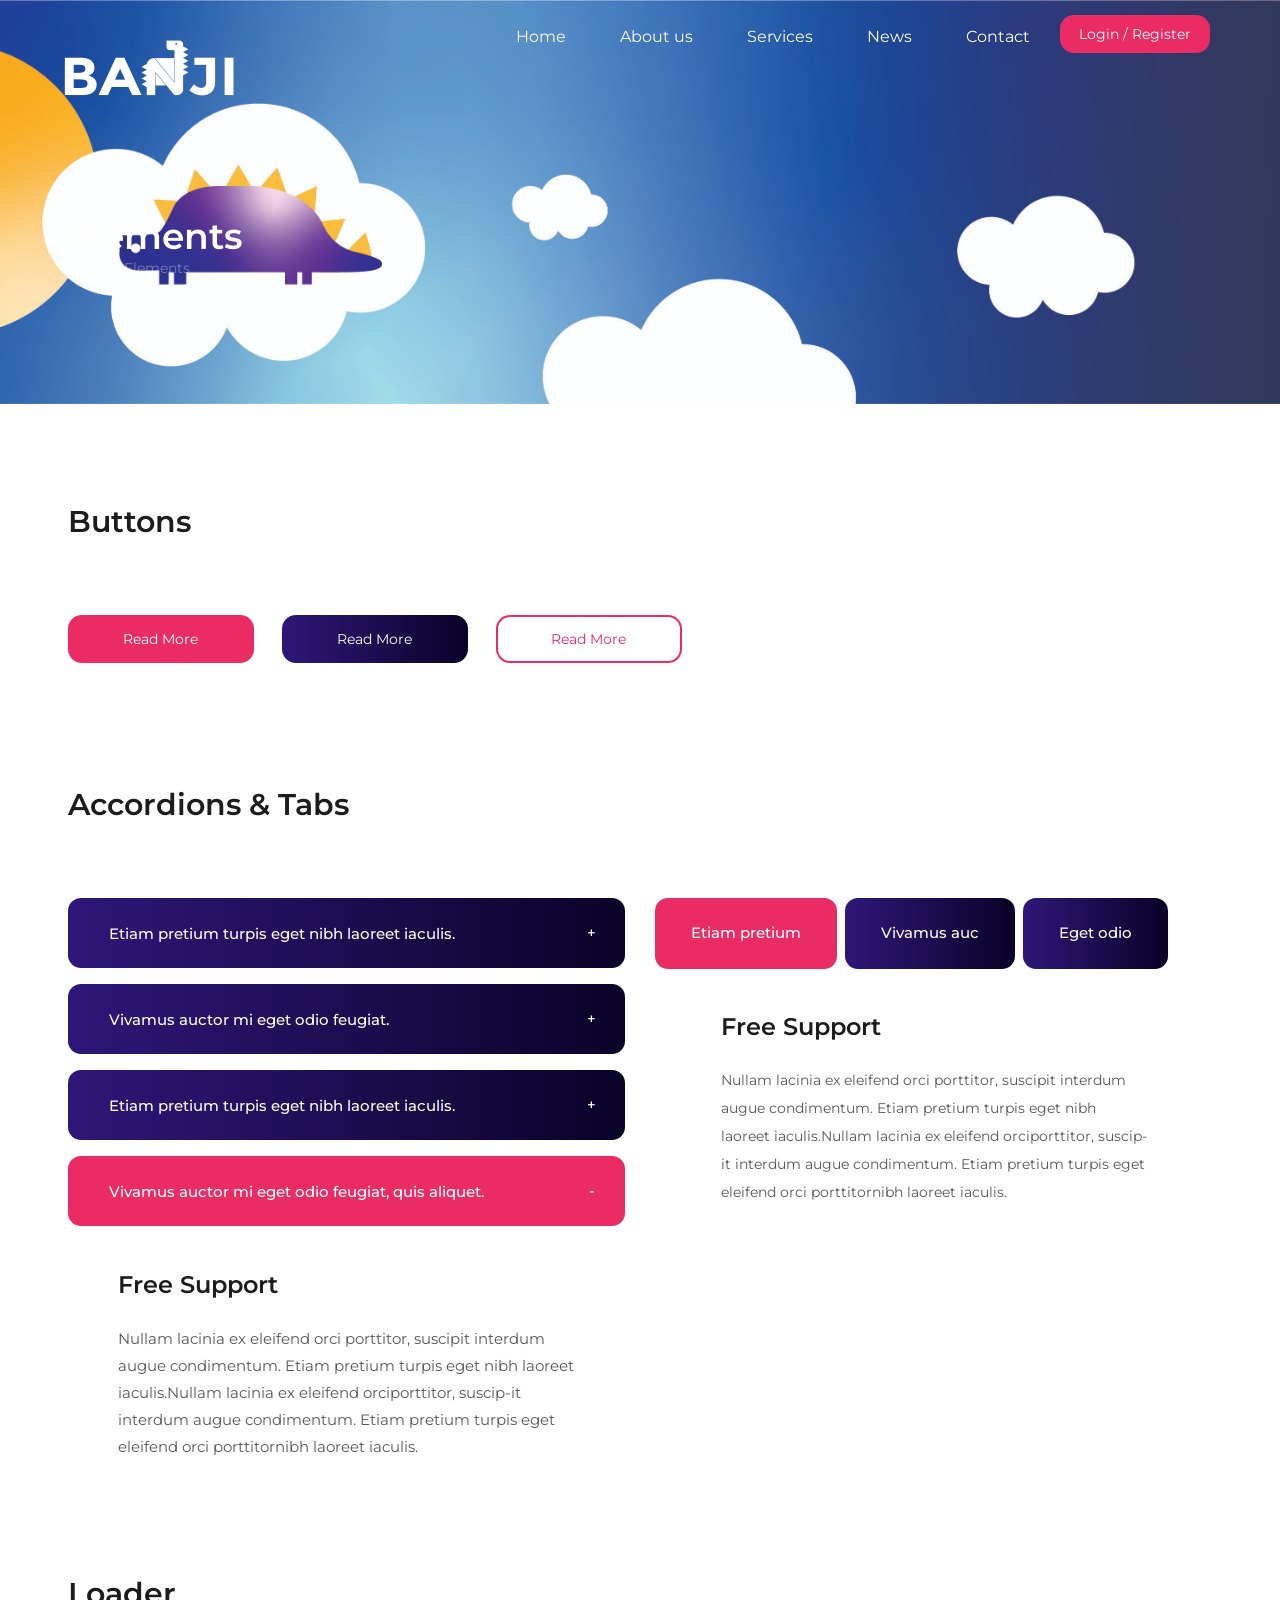
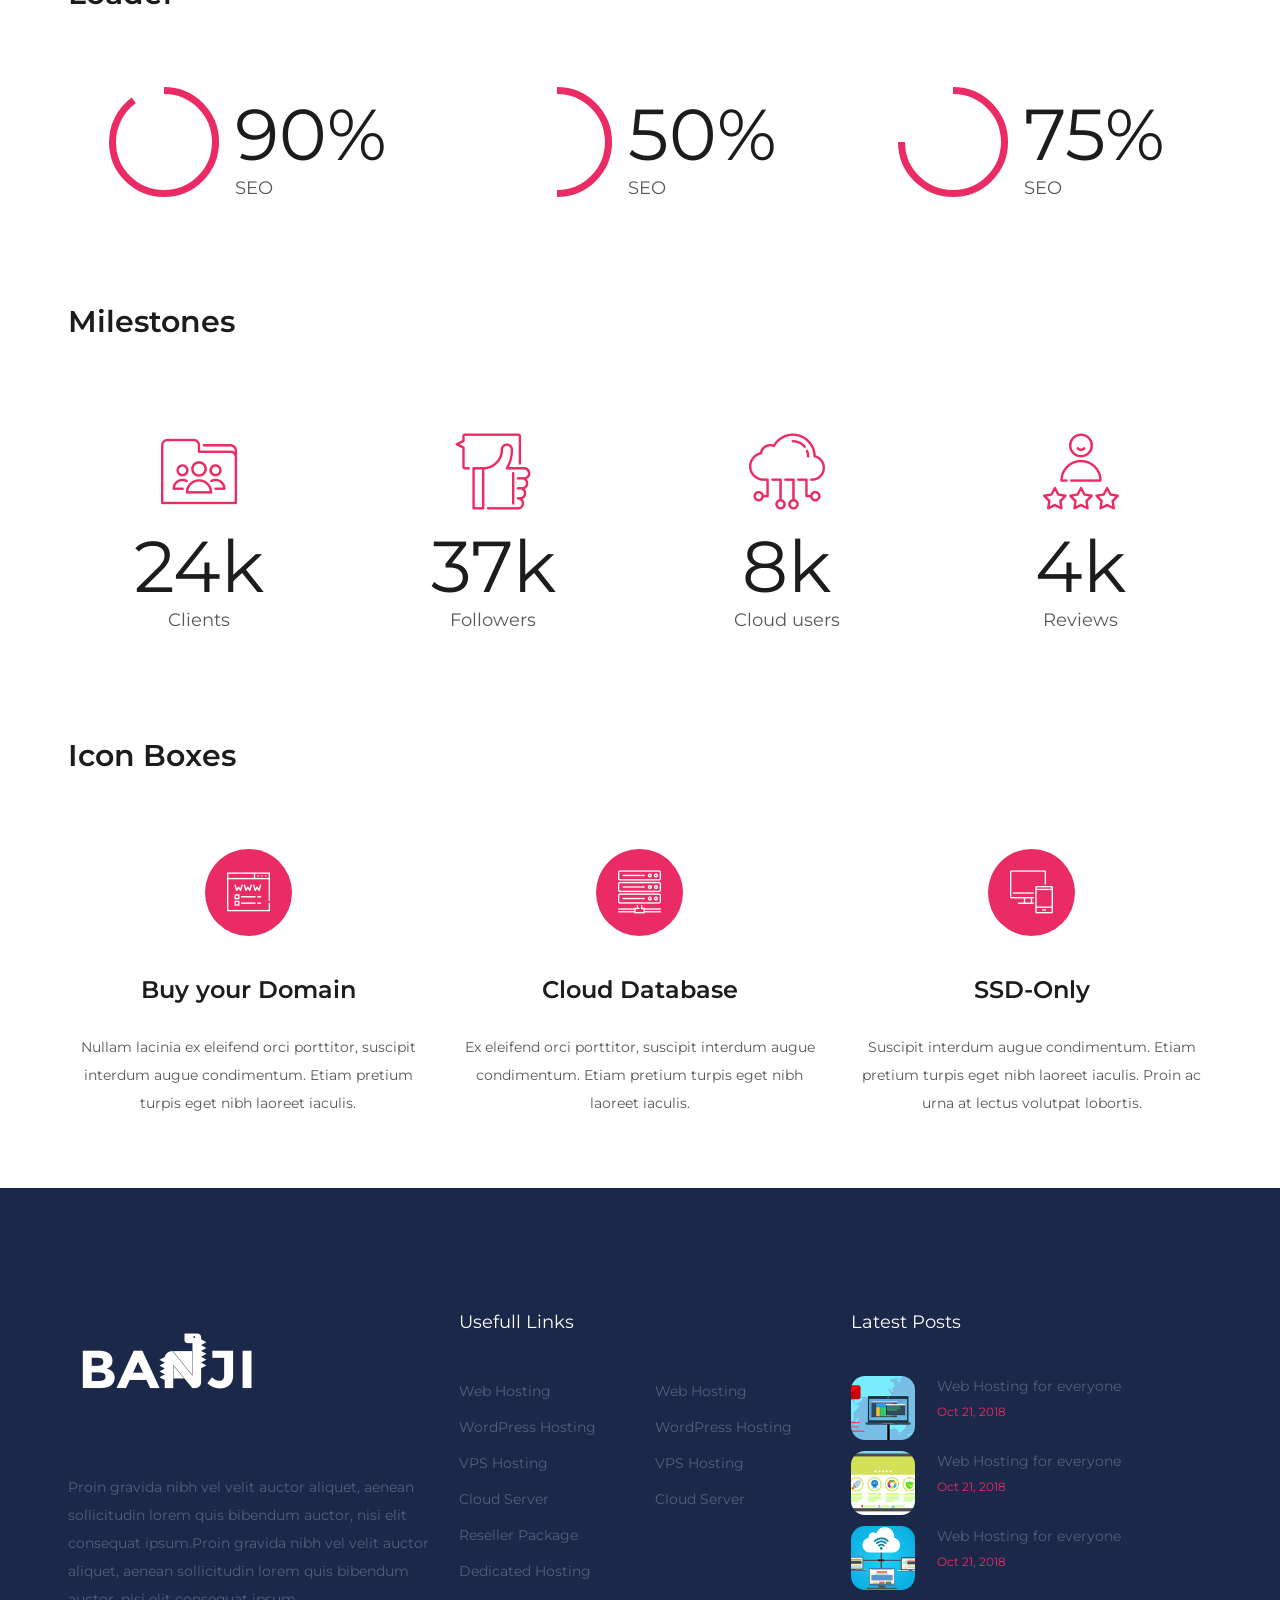
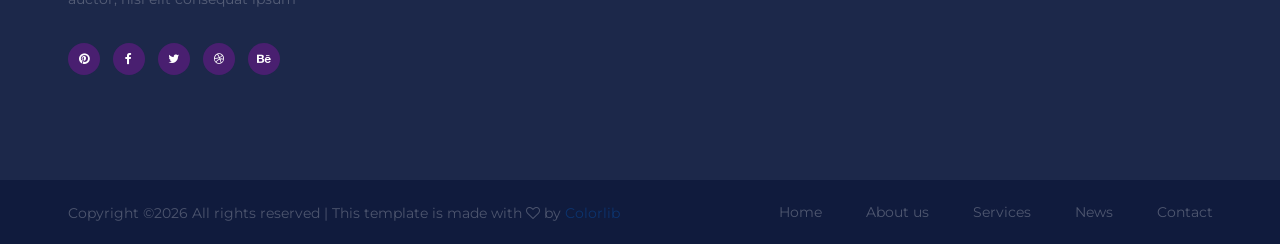
<file: elements.html>
<!DOCTYPE html>
<html lang="zxx">
<head>
	<title>IT Host - Hosting Template</title>
	<meta charset="UTF-8">
	<meta name="description" content="Cloud 83 - hosting template ">
	<meta name="keywords" content="cloud, hosting, creative, html">
	<meta name="viewport" content="width=device-width, initial-scale=1.0">
	<!-- Favicon -->
	<link href="img/favicon.ico" rel="shortcut icon"/>

	<!-- Google Font -->
	<link href="https://fonts.googleapis.com/css?family=Montserrat:400,400i,500,500i,600,600i,700,700i" rel="stylesheet">


	<!-- Stylesheets -->
	<link rel="stylesheet" href="css/bootstrap.min.css"/>
	<link rel="stylesheet" href="css/font-awesome.min.css"/>
	<link rel="stylesheet" href="css/flaticon.css"/>
	<link rel="stylesheet" href="css/owl.carousel.min.css"/>
	<link rel="stylesheet" href="css/style.css"/>


	<!--[if lt IE 9]>
		  <script src="https://oss.maxcdn.com/html5shiv/3.7.2/html5shiv.min.js"></script>
	  <script src="https://oss.maxcdn.com/respond/1.4.2/respond.min.js"></script>
	<![endif]-->

</head>
<body>
	<!-- Page Preloder -->
	<div id="preloder">
		<div class="loader"></div>
	</div>

	<!-- Header section -->
	<header class="header-section">
		<a href="./index.html" class="site-logo"><img src="./img/logo.png" alt=""></a>
		<div class="nav-switch">
			<i class="fa fa-bars"></i>
		</div>
		<div class="nav-warp">
			<div class="user-panel">
				<a href="#">Login</a> /
				<a href="#">Register</a>
			</div>
			<ul class="main-menu">
				<li><a href="./index.html">Home</a></li>
				<li><a href="./about.html">About us</a></li>
				<li><a href="./service.html">Services</a></li>
				<li><a href="./blog.html">News</a></li>
				<li><a href="./contact.html">Contact</a></li>
			</ul>
		</div>
	</header>
	<!-- Header section end -->


	<!-- Page Top section -->
	<section class="page-top-section set-bg" data-setbg="img/page-top-bg.jpg">
		<div class="container">
			<h2>Elements</h2>
			<div class="site-breadcrumb">
				<a href="home">Home</a> / <span>Elements</span>
			</div>
		</div>
	</section>
	<!-- Page Top section end -->


	<!-- Elements section -->
	<section class="elements-section">
		<div class="container">
			<!-- element -->
			<div class="element">
				<h3 class="el-title">Buttons</h3>
				<a href="" class="site-btn mr-4 mb-4">Read More</a>
				<a href="" class="site-btn sb-gradient mr-4 mb-4">Read More</a>
				<a href="" class="site-btn sb-line mr-4 mb-4">Read More</a>
			</div>
			<!-- element -->
			<div class="element">
				<h3 class="el-title">Accordions & Tabs</h3>
				<div class="row">
					<div class="col-lg-6">
						<!-- Accordions -->
						<div id="accordion" class="accordion-area">
							<div class="panel">
								<div class="panel-header" id="headingOne">
									<button class="panel-link" data-toggle="collapse" data-target="#collapse1" aria-expanded="true" aria-controls="collapse1">Etiam pretium turpis eget nibh laoreet iaculis. </button>
								</div>
								<div id="collapse1" class="collapse" aria-labelledby="headingOne" data-parent="#accordion">
									<div class="panel-body">
										<div class="row">
											<div class="col-lg-10 offset-lg-1">
												<h4>Free Support</h4>
												<p>Nullam lacinia ex eleifend orci porttitor, suscipit interdum augue condimentum. Etiam pretium turpis eget nibh laoreet iaculis.Nullam lacinia ex eleifend orciporttitor, suscip-it interdum augue condimentum. Etiam pretium turpis eget eleifend orci porttitornibh laoreet iaculis.</p>
											</div>
										</div>
									</div>
								</div>
							</div>
							<div class="panel">
								<div class="panel-header" id="headingTwo">
									<button class="panel-link" data-toggle="collapse" data-target="#collapse2" aria-expanded="false" aria-controls="collapse2">Vivamus auctor mi eget odio feugiat. </button>
								</div>
								<div id="collapse2" class="collapse" aria-labelledby="headingTwo" data-parent="#accordion">
									<div class="panel-body">
										<div class="row">
											<div class="col-lg-10 offset-lg-1">
												<h4>Free Support</h4>
												<p>Nullam lacinia ex eleifend orci porttitor, suscipit interdum augue condimentum. Etiam pretium turpis eget nibh laoreet iaculis.Nullam lacinia ex eleifend orciporttitor, suscip-it interdum augue condimentum. Etiam pretium turpis eget eleifend orci porttitornibh laoreet iaculis.</p>
											</div>
										</div>
									</div>
								</div>
							</div>
							<div class="panel">
								<div class="panel-header" id="headingThree">
									<button class="panel-link" data-toggle="collapse" data-target="#collapse3" aria-expanded="false" aria-controls="collapse3">Etiam pretium turpis eget nibh laoreet iaculis. </button>
								</div>
								<div id="collapse3" class="collapse" aria-labelledby="headingThree" data-parent="#accordion">
									<div class="panel-body">
										<div class="row">
											<div class="col-lg-10 offset-lg-1">
												<h4>Free Support</h4>
												<p>Nullam lacinia ex eleifend orci porttitor, suscipit interdum augue condimentum. Etiam pretium turpis eget nibh laoreet iaculis.Nullam lacinia ex eleifend orciporttitor, suscip-it interdum augue condimentum. Etiam pretium turpis eget eleifend orci porttitornibh laoreet iaculis.</p>
											</div>
										</div>
									</div>
								</div>
							</div>
							<div class="panel">
								<div class="panel-header" id="headingFour">
									<button class="panel-link active" data-toggle="collapse" data-target="#collapse4" aria-expanded="true" aria-controls="collapse3">Vivamus auctor mi eget odio feugiat, quis aliquet. </button>
								</div>
								<div id="collapse4" class="collapse show" aria-labelledby="headingFour" data-parent="#accordion">
									<div class="panel-body">
										<div class="row">
											<div class="col-lg-10 offset-lg-1">
												<h4>Free Support</h4>
												<p>Nullam lacinia ex eleifend orci porttitor, suscipit interdum augue condimentum. Etiam pretium turpis eget nibh laoreet iaculis.Nullam lacinia ex eleifend orciporttitor, suscip-it interdum augue condimentum. Etiam pretium turpis eget eleifend orci porttitornibh laoreet iaculis.</p>
											</div>
										</div>
									</div>
								</div>
							</div>
						</div>
					</div>
					<div class="col-lg-6">
						<!-- Tabs -->
						<div class="tab-element">
							<ul class="nav nav-tabs" id="myTab" role="tablist">
								<li class="nav-item">
									<a class="nav-link active" id="1-tab" data-toggle="tab" href="#tab-1" role="tab" aria-controls="tab-1" aria-selected="true">Etiam pretium</a>
								</li>
								<li class="nav-item">
									<a class="nav-link" id="2-tab" data-toggle="tab" href="#tab-2" role="tab" aria-controls="tab-2" aria-selected="false">Vivamus auc</a>
								</li>
								<li class="nav-item">
									<a class="nav-link" id="3-tab" data-toggle="tab" href="#tab-3" role="tab" aria-controls="tab-3" aria-selected="false">Eget odio</a>
								</li>
							</ul>
							<div class="tab-content" id="myTabContent">
								<!-- single tab content -->
								<div class="tab-pane fade show active" id="tab-1" role="tabpanel" aria-labelledby="tab-1">
									<div class="row">
										<div class="col-lg-10 offset-lg-1">
											<h4>Free Support</h4>
											<p>Nullam lacinia ex eleifend orci porttitor, suscipit interdum augue condimentum. Etiam pretium turpis eget nibh laoreet iaculis.Nullam lacinia ex eleifend orciporttitor, suscip-it interdum augue condimentum. Etiam pretium turpis eget eleifend orci porttitornibh laoreet iaculis.</p>
										</div>
									</div>
								</div>
								<div class="tab-pane fade" id="tab-2" role="tabpanel" aria-labelledby="tab-2">
									<div class="row">
										<div class="col-lg-10 offset-lg-1">
											<h4>Free Support</h4>
											<p>Nullam lacinia ex eleifend orci porttitor, suscipit interdum augue condimentum. Etiam pretium turpis eget nibh laoreet iaculis.Nullam lacinia ex eleifend orciporttitor, suscip-it interdum augue condimentum. Etiam pretium turpis eget eleifend orci porttitornibh laoreet iaculis.</p>
										</div>
									</div>
								</div>
								<div class="tab-pane fade" id="tab-3" role="tabpanel" aria-labelledby="tab-3">
									<div class="row">
										<div class="col-lg-10 offset-lg-1">
											<h4>Free Support</h4>
											<p>Nullam lacinia ex eleifend orci porttitor, suscipit interdum augue condimentum. Etiam pretium turpis eget nibh laoreet iaculis.Nullam lacinia ex eleifend orciporttitor, suscip-it interdum augue condimentum. Etiam pretium turpis eget eleifend orci porttitornibh laoreet iaculis.</p>
										</div>
									</div>
								</div>
							</div>

						</div>
					</div>
				</div>
			</div>
			<!-- element -->
			<div class="element">
				<h3 class="el-title">Loader</h3>
				<div class="row">
					<div class="col-lg-4 col-sm-6 cp-item">
						<div class="circle-progress" data-cptitle="SEO" data-cpid="id-1" data-cpvalue="90" data-cpcolor="#eb2b63"></div>
					</div>
					<div class="col-lg-4 col-sm-6 cp-item">
						<div class="circle-progress" data-cptitle="SEO" data-cpid="id-2" data-cpvalue="50" data-cpcolor="#eb2b63"></div>
					</div>
					<div class="col-lg-4 col-sm-6 cp-item">
						<div class="circle-progress" data-cptitle="SEO" data-cpid="id-3" data-cpvalue="75" data-cpcolor="#eb2b63"></div>
					</div>
				</div>
			</div>
			<!-- element -->
			<div class="element">
				<h3 class="el-title">Milestones</h3>
				<div class="row">
					<div class="col-lg-3 col-sm-6">
						<div class="milestone-item">
							<i class="flaticon-shared-folder"></i>
							<h2>24k</h2>
							<p>Clients</p>
						</div>
					</div>
					<div class="col-lg-3 col-sm-6">
						<div class="milestone-item">
							<i class="flaticon-social-media"></i>
							<h2>37k</h2>
							<p>Followers</p>
						</div>
					</div>
					<div class="col-lg-3 col-sm-6">
						<div class="milestone-item">
							<i class="flaticon-cloud-computing"></i>
							<h2>8k</h2>
							<p>Cloud users</p>
						</div>
					</div>
					<div class="col-lg-3 col-sm-6">
						<div class="milestone-item">
							<i class="flaticon-customer"></i>
							<h2>4k</h2>
							<p>Reviews</p>
						</div>
					</div>
				</div>
			</div>
			<!-- element -->
			<div class="element">
				<h3 class="el-title">Icon Boxes</h3>
				<div class="row">
					<div class="col-lg-4 col-md-6 feature-item">
						<div class="ft-icon">
							<i class="flaticon-domain-registration"></i>
						</div>
						<h4>Buy your Domain</h4>
						<p>Nullam lacinia ex eleifend orci porttitor, suscipit interdum augue condimentum. Etiam pretium turpis eget nibh laoreet iaculis.</p>
					</div>
					<div class="col-lg-4 col-md-6 feature-item">
						<div class="ft-icon">
							<i class="flaticon-server"></i>
						</div>
						<h4>Cloud Database</h4>
						<p>Ex eleifend orci porttitor, suscipit interdum augue condimentum. Etiam pretium turpis eget nibh laoreet iaculis. </p>
					</div>
					<div class="col-lg-4 col-md-6 feature-item">
						<div class="ft-icon">
							<i class="flaticon-devices"></i>
						</div>
						<h4>SSD-Only</h4>
						<p>Suscipit interdum augue condimentum. Etiam pretium turpis eget nibh laoreet iaculis. Proin ac urna at lectus volutpat lobortis. </p>
					</div>
				</div>
			</div>
		</div>
	</section>
	<!-- Contact section end -->


	<!-- Footer top section -->
	<section class="footer-top-section text-white spad">
		<div class="container">
			<div class="row">
				<div class="col-lg-4">
					<div class="footer-widget about-widget">
						<img src="./img/logo.png" alt="logo">
						<p>Proin gravida nibh vel velit auctor aliquet, aenean sollicitudin lorem quis bibendum auctor, nisi elit consequat ipsum.Proin gravida nibh vel velit auctor aliquet, aenean sollicitudin lorem quis bibendum auctor, nisi elit consequat ipsum</p>
						<div class="fw-social social">
							<a href="#"><i class="fa fa-pinterest"></i></a>
							<a href="#"><i class="fa fa-facebook"></i></a>
							<a href="#"><i class="fa fa-twitter"></i></a>
							<a href="#"><i class="fa fa-dribbble"></i></a>
							<a href="#"><i class="fa fa-behance"></i></a>
						</div>
					</div>
				</div>
				<div class="col-lg-4 col-md-6">
					<div class="footer-widget">
						<h4 class="fw-title">Usefull Links</h4>
						<div class="row">
							<div class="col-sm-6">
								<ul>
									<li><a href="">Web Hosting</a></li>
									<li><a href="">WordPress Hosting</a></li>
									<li><a href="">VPS Hosting</a></li>
									<li><a href="">Cloud Server</a></li>
									<li><a href="">Reseller Package</a></li>
									<li><a href="">Dedicated Hosting</a></li>
								</ul>
							</div>
							<div class="col-sm-6">
								<ul>
									<li><a href="">Web Hosting</a></li>
									<li><a href="">WordPress Hosting</a></li>
									<li><a href="">VPS Hosting</a></li>
									<li><a href="">Cloud Server</a></li>
								</ul>
							</div>
						</div>
					</div>
				</div>
				<div class="col-lg-4  col-md-6">
					<div class="footer-widget">
						<h4 class="fw-title">Latest Posts</h4>
						<div class="fw-latest-post-widget">
							<div class="lp-item">
								<div class="lp-thumb set-bg" data-setbg="img/footer-thumb/1.jpg"></div>
								<div class="lp-content">
									<h6>Web Hosting for everyone</h6>
									<span>Oct 21, 2018</span>
								</div>
							</div>
							<div class="lp-item">
								<div class="lp-thumb set-bg" data-setbg="img/footer-thumb/2.jpg"></div>
								<div class="lp-content">
									<h6>Web Hosting for everyone</h6>
									<span>Oct 21, 2018</span>
								</div>
							</div>
							<div class="lp-item">
								<div class="lp-thumb set-bg" data-setbg="img/footer-thumb/3.jpg"></div>
								<div class="lp-content">
									<h6>Web Hosting for everyone</h6>
									<span>Oct 21, 2018</span>
								</div>
							</div>
						</div>
					</div>
				</div>
			</div>
		</div>
	</section>
	<!-- Footer top section end -->


	<!-- Footer section -->
	<footer class="footer-section">
		<div class="container">
			<ul class="footer-menu">
				<li><a href="">Home</a></li>
				<li><a href="">About us</a></li>
				<li><a href="">Services</a></li>
				<li><a href="">News</a></li>
				<li><a href="">Contact</a></li>
			</ul>
			<div class="copyright"><!-- Link back to Colorlib can't be removed. Template is licensed under CC BY 3.0. -->
Copyright &copy;<script>document.write(new Date().getFullYear());</script> All rights reserved | This template is made with <i class="fa fa-heart-o" aria-hidden="true"></i> by <a href="https://colorlib.com" target="_blank">Colorlib</a>
<!-- Link back to Colorlib can't be removed. Template is licensed under CC BY 3.0. --></div>
		</div>
	</footer>
	<!-- Footer top section end -->


	<!--====== Javascripts & Jquery ======-->
	<script src="js/jquery-3.2.1.min.js"></script>
	<script src="js/bootstrap.min.js"></script>
	<script src="js/owl.carousel.min.js"></script>
	<script src="js/circle-progress.min.js"></script>
	<script src="js/main.js"></script>

	</body>
</html>
</file>
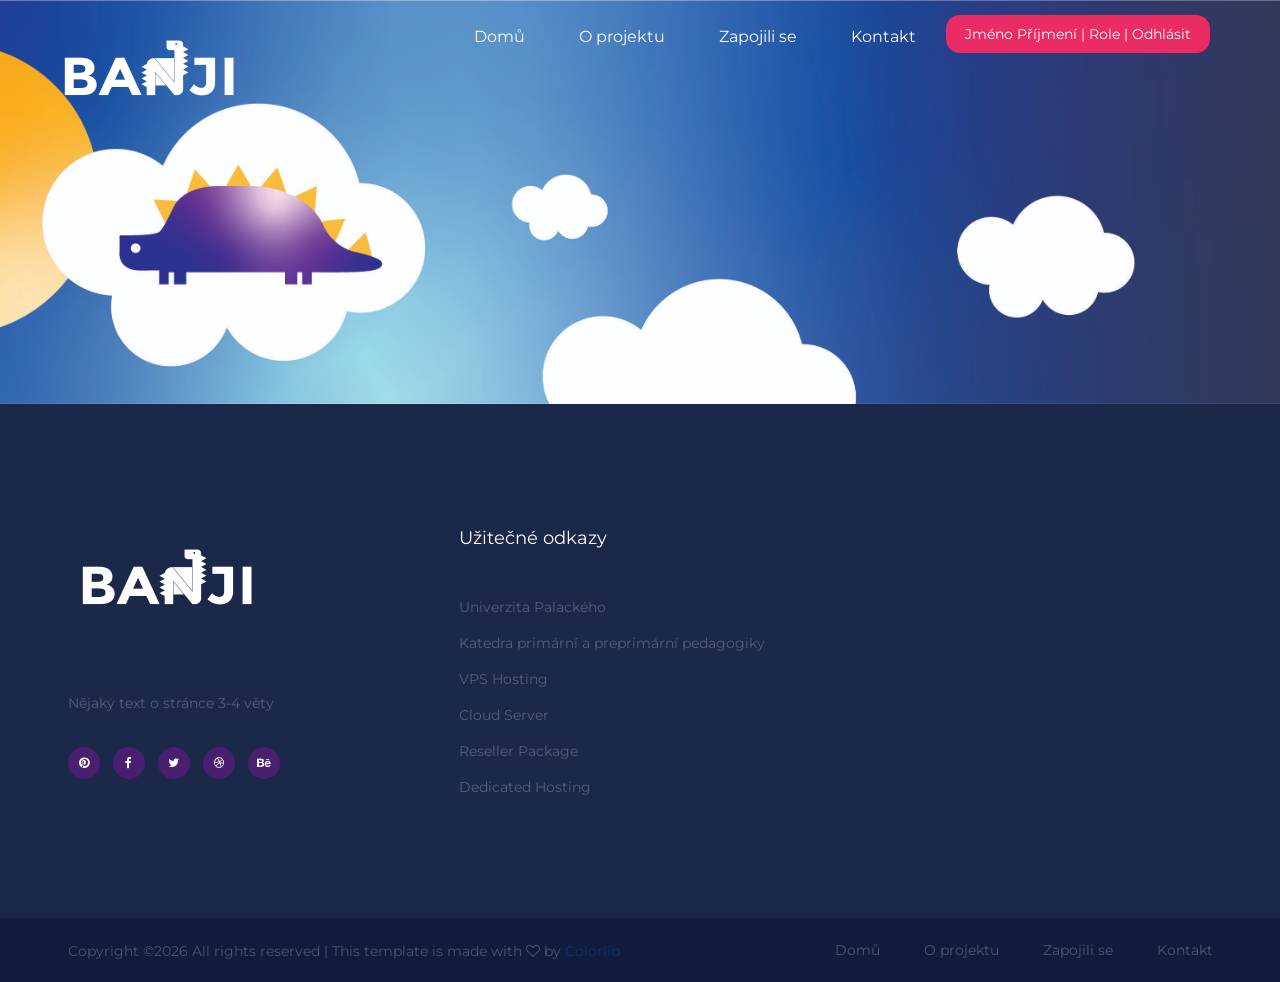
<file: portal.html>
﻿<!DOCTYPE html>
<html lang="cs-cz">
<head>
	<title><?= $titulek ?></title>
	<meta charset="UTF-8">
	<meta name="description" content="<?= $popis ?>">
	<meta name="keywords" content="<?= $klicova_slova ?>">
	<meta name="viewport" content="width=device-width, initial-scale=1.0">
	<!-- Favicon -->
	<link rel="apple-touch-icon" sizes="57x57" href="img/apple-icon-57x57.png">
        <link rel="apple-touch-icon" sizes="60x60" href="img/apple-icon-60x60.png">
        <link rel="apple-touch-icon" sizes="72x72" href="img/apple-icon-72x72.png">
        <link rel="apple-touch-icon" sizes="76x76" href="img/apple-icon-76x76.png">
        <link rel="apple-touch-icon" sizes="114x114" href="img/apple-icon-114x114.png">
        <link rel="apple-touch-icon" sizes="120x120" href="img/apple-icon-120x120.png">
        <link rel="apple-touch-icon" sizes="144x144" href="img/apple-icon-144x144.png">
        <link rel="apple-touch-icon" sizes="152x152" href="img/apple-icon-152x152.png">
        <link rel="apple-touch-icon" sizes="180x180" href="img/apple-icon-180x180.png">
        <link rel="icon" type="image/png" sizes="192x192"  href="img/android-icon-192x192.png">
        <link rel="icon" type="image/png" sizes="32x32" href="img/favicon-32x32.png">
        <link rel="icon" type="image/png" sizes="96x96" href="img/favicon-96x96.png">
        <link rel="icon" type="image/png" sizes="16x16" href="img/favicon-16x16.png">
        <link rel="manifest" href="img/manifest.json">
        <meta name="msapplication-TileColor" content="#ffffff">
        <meta name="msapplication-TileImage" content="img/ms-icon-144x144.png">
        <meta name="theme-color" content="#ffffff">
        <!-- Jednoduchý favicon
        <link rel="shortcut icon" href="img/favicon.ico" type="image/x-icon">
        <link rel="icon" href="img/favicon.ico" type="image/x-icon">
        -->
        
	<!-- Google Font -->
	<link href="https://fonts.googleapis.com/css?family=Montserrat:400,400i,500,500i,600,600i,700,700i" rel="stylesheet">


	<!-- Stylesheets -->
	<link rel="stylesheet" href="css/bootstrap.min.css"/>
	<link rel="stylesheet" href="css/font-awesome.min.css"/>
	<link rel="stylesheet" href="css/flaticon.css"/>
	<link rel="stylesheet" href="css/owl.carousel.min.css"/>
	<link rel="stylesheet" href="css/style.css"/>


	<!--[if lt IE 9]>
		  <script src="https://oss.maxcdn.com/html5shiv/3.7.2/html5shiv.min.js"></script>
	  <script src="https://oss.maxcdn.com/respond/1.4.2/respond.min.js"></script>
	<![endif]-->

</head>
<body>
	<!-- Page Preloder -->
	<div id="preloder">
		<div class="loader"></div>
	</div>

	<!-- Hlavička -->
	<header class="header-section">
		<a href="./index.html" class="site-logo"><img src="./img/logo.png" alt=""></a>
		<div class="nav-switch">
			<i class="fa fa-bars"></i>
		</div>
		<div class="nav-warp">
			<div class="user-panel">
				<a href="#">Jméno</a> 
				<a href="#">Příjmení</a> |
                <a href="#">Role</a> |
                <a href="./index.html">Odhlásit</a> 
			</div>
    <!--         <div class="user-panel">
				<a href="prihlaseni">Přihlášení</a> |
                                <a href="registrace">Registrovat</a>
			</div>  -->
			<ul class="main-menu">
				<li><a href="domu.html">Domů</a></li>
				<li><a href="o-projektu">O projektu</a></li>
				<li><a href="zapojili-se">Zapojili se</a></li>
				<li><a href="kontakt">Kontakt</a></li>
         	<!--       <li><a href="">Portál</a></li>      <!-- Přidat odkaz na přihlašovací stránku -->
			</ul>
		</div>
	</header>
	<!-- Konec hlavičky -->


		<!-- Top sekce -->
	<section class="page-top-section set-bg" data-setbg="img/page-top-bg.jpg">
		<div class="container">
		<!--	<h2><?= $nadpis ?></h2>   -->
		</div>
	</section>
	<!-- Top sekce END -->


	<!-- Tělo stránky -->
        <article>
        </article>
	<!-- Tělo stránky END -->

		<!-- Zápatí top -->
	<section class="footer-top-section text-white spad">
		<div class="container">
			<div class="row">
				<div class="col-lg-4">
					<div class="footer-widget about-widget">
						<img src="./img/logo.png" alt="logo">
						<p>Nějaký text o stránce 3-4 věty</p>
						<div class="fw-social social">
							<a href="#"><i class="fa fa-pinterest"></i></a>
							<a href="#"><i class="fa fa-facebook"></i></a>
							<a href="#"><i class="fa fa-twitter"></i></a>
							<a href="#"><i class="fa fa-dribbble"></i></a>
							<a href="#"><i class="fa fa-behance"></i></a>
						</div>
					</div>
				</div>
				<div class="col-lg-8 col-md-12">
					<div class="footer-widget">
						<h4 class="fw-title">Užitečné odkazy</h4>
						<div class="row">
							<div class="col-sm-12">
								<ul>
                                <!-- Předělat na odkazy -udělat helpdesk?-->
									<li><a href="https://www.upol.cz/">Univerzita Palackého</a></li>
									<li><a href="http://kpv.upol.cz/">Katedra primární a preprimární pedagogiky</a></li>
									<li><a href="">VPS Hosting</a></li>
									<li><a href="">Cloud Server</a></li>
									<li><a href="">Reseller Package</a></li>
									<li><a href="">Dedicated Hosting</a></li>
								</ul>
							</div>
						</div>
					</div>
				</div>
			</div>
		</div>
	</section>
	<!-- Zápatí top END -->


<!-- Zápatí -->
	<footer class="footer-section">
		<div class="container">
			<ul class="footer-menu">
				<li><a href="domu.html">Domů</a></li>
				<li><a href="o-projektu">O projektu</a></li>
				<li><a href="zapojili-se">Zapojili se</a></li>
				<li><a href="kontakt">Kontakt</a></li>
         	<!--       <li><a href="">Portál</a></li>      <!-- Přidat odkaz na přihlašovací stránku -->
			</ul>
			<div class="copyright"><!-- Link back to Colorlib can't be removed. Template is licensed under CC BY 3.0. -->
Copyright &copy;<script>document.write(new Date().getFullYear());</script> All rights reserved | This template is made with <i class="fa fa-heart-o" aria-hidden="true"></i> by <a href="https://colorlib.com" target="_blank">Colorlib</a>
<!-- Link back to Colorlib can't be removed. Template is licensed under CC BY 3.0. --></div>
		</div>
	</footer>
	<!-- Zápatí END -->


	<!--====== Javascripts & Jquery ======-->
	<script src="js/jquery-3.2.1.min.js"></script>
	<script src="js/bootstrap.min.js"></script>
	<script src="js/owl.carousel.min.js"></script>
	<script src="js/circle-progress.min.js"></script>
	<script src="js/main.js"></script>

	</body>
</html>
</file>
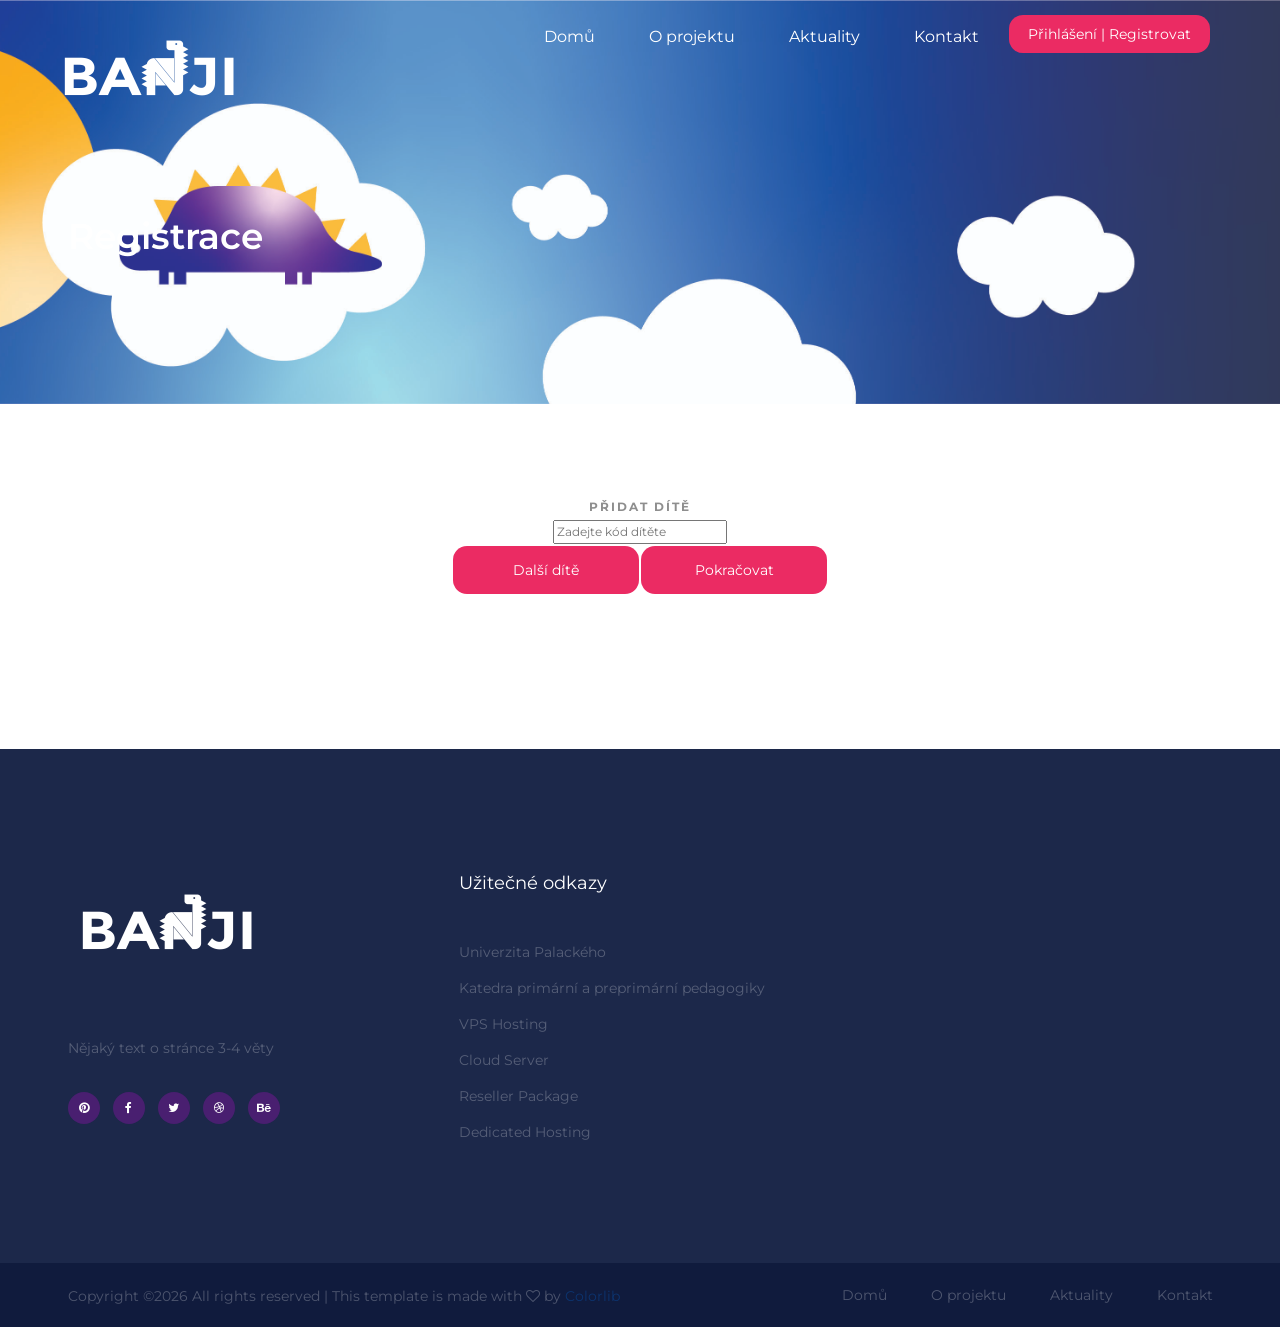
<file: pridat_dite.html>
<!DOCTYPE html>
<html lang="zxx">
<head>
	<title>IT Host - Hosting Template</title>
	<meta charset="UTF-8">
	<meta name="description" content="Cloud 83 - hosting template ">
	<meta name="keywords" content="cloud, hosting, creative, html">
	<meta name="viewport" content="width=device-width, initial-scale=1.0">
	<!-- Favicon -->
	<link href="img/favicon.ico" rel="shortcut icon"/>

	<!-- Google Font -->
	<link href="https://fonts.googleapis.com/css?family=Montserrat:400,400i,500,500i,600,600i,700,700i" rel="stylesheet">


	<!-- Stylesheets -->
	<link rel="stylesheet" href="css/bootstrap.min.css"/>
	<link rel="stylesheet" href="css/font-awesome.min.css"/>
	<link rel="stylesheet" href="css/flaticon.css"/>
	<link rel="stylesheet" href="css/owl.carousel.min.css"/>
	<link rel="stylesheet" href="css/style.css"/>


	<!--[if lt IE 9]>
		  <script src="https://oss.maxcdn.com/html5shiv/3.7.2/html5shiv.min.js"></script>
	  <script src="https://oss.maxcdn.com/respond/1.4.2/respond.min.js"></script>
	<![endif]-->

</head>
<body>
	<!-- Page Preloder -->
	<div id="preloder">
		<div class="loader"></div>
	</div>

	<!-- Hlavička -->
	<header class="header-section">
		<a href="./index.html" class="site-logo"><img src="./img/logo.png" alt=""></a>
		<div class="nav-switch">
			<i class="fa fa-bars"></i>
		</div>
		<div class="nav-warp">
			<div class="user-panel">
				<a href="#">Přihlášení</a> |
				<a href="#">Registrovat</a>
			</div>
			<ul class="main-menu">
				<li><a href="./index.html">Domů</a></li>
				<li><a href="./about.html">O projektu</a></li>
				<li><a href="./aktuality.html">Aktuality</a></li>
				<li><a href="./contact.html">Kontakt</a></li>
         	<!--       <li><a href="">Portál</a></li>      <!-- Přidat odkaz na přihlašovací stránku -->
			</ul>
		</div>
	</header>
	<!-- Konec hlavičky -->


	<!-- top sekce -->
	<section class="page-top-section set-bg" data-setbg="img/page-top-bg.jpg">
		<div class="container">
			<h2>Registrace </h2>
			<div class="site-breadcrumb">
			</div>
		</div>
	</section>
	<!-- top sekce END -->


	<!-- Pridat dite -->
	<section class="domain-search-section sc-about-page">
		<div class="container">
			<div class="section-title">
				  <p style="font-weight:bold; text-align:center; font-size:16p">Přidat dítě</p>
                        <!-- <form action="pridani_ditete.php" method="POST">       <?php //průběh přihlášení ?>   -->
                             <table align="center" style="font-size:12px">
                               <tr><td colspan="2" align="center"><input type="text" name="kod_dite" placeholder="Zadejte kód dítěte"></td></tr>
                                    
                              
                                <tr><td colspan="1" align="center"> <a href="./pridat_dite.html"> <button class="site-btn" >Další dítě</button></td>
                                <td colspan="1" align="center"> <a href="./registrace_shrnuti.html"> <button class="site-btn" >Pokračovat</button></td></tr>
                              </table>
                        <!--  </form>  -->
			</div>
		</div>
	</section>
	<!-- Pridat dite  END -->


    
		<!-- Zápatí top -->
	<section class="footer-top-section text-white spad">
		<div class="container">
			<div class="row">
				<div class="col-lg-4">
					<div class="footer-widget about-widget">
						<img src="./img/logo.png" alt="logo">
						<p>Nějaký text o stránce 3-4 věty</p>
						<div class="fw-social social">
							<a href="#"><i class="fa fa-pinterest"></i></a>
							<a href="#"><i class="fa fa-facebook"></i></a>
							<a href="#"><i class="fa fa-twitter"></i></a>
							<a href="#"><i class="fa fa-dribbble"></i></a>
							<a href="#"><i class="fa fa-behance"></i></a>
						</div>
					</div>
				</div>
				<div class="col-lg-8 col-md-12">
					<div class="footer-widget">
						<h4 class="fw-title">Užitečné odkazy</h4>
						<div class="row">
							<div class="col-sm-12">
								<ul>
                                <!-- Předělat na odkazy -udělat helpdesk?-->
									<li><a href="https://www.upol.cz/">Univerzita Palackého</a></li>
									<li><a href="http://kpv.upol.cz/">Katedra primární a preprimární pedagogiky</a></li>
									<li><a href="">VPS Hosting</a></li>
									<li><a href="">Cloud Server</a></li>
									<li><a href="">Reseller Package</a></li>
									<li><a href="">Dedicated Hosting</a></li>
								</ul>
							</div>
						</div>
					</div>
				</div>
			</div>
		</div>
	</section>
	<!-- Zápatí top END -->


<!-- Zápatí -->
	<footer class="footer-section">
		<div class="container">
			<ul class="footer-menu">
				<li><a href="./index.html">Domů</a></li>
				<li><a href="./about.html">O projektu</a></li>
				<li><a href="./aktuality.html">Aktuality</a></li>
				<li><a href="./contact.html">Kontakt</a></li>
         	<!--       <li><a href="">Portál</a></li>      <!-- Přidat odkaz na přihlašovací stránku -->
			</ul>
			<div class="copyright"><!-- Link back to Colorlib can't be removed. Template is licensed under CC BY 3.0. -->
Copyright &copy;<script>document.write(new Date().getFullYear());</script> All rights reserved | This template is made with <i class="fa fa-heart-o" aria-hidden="true"></i> by <a href="https://colorlib.com" target="_blank">Colorlib</a>
<!-- Link back to Colorlib can't be removed. Template is licensed under CC BY 3.0. --></div>
		</div>
	</footer>
	<!-- Zápatí END -->


	<!--====== Javascripts & Jquery ======-->
	<script src="js/jquery-3.2.1.min.js"></script>
	<script src="js/bootstrap.min.js"></script>
	<script src="js/owl.carousel.min.js"></script>
	<script src="js/circle-progress.min.js"></script>
	<script src="js/main.js"></script>

	</body>
</html>
</file>
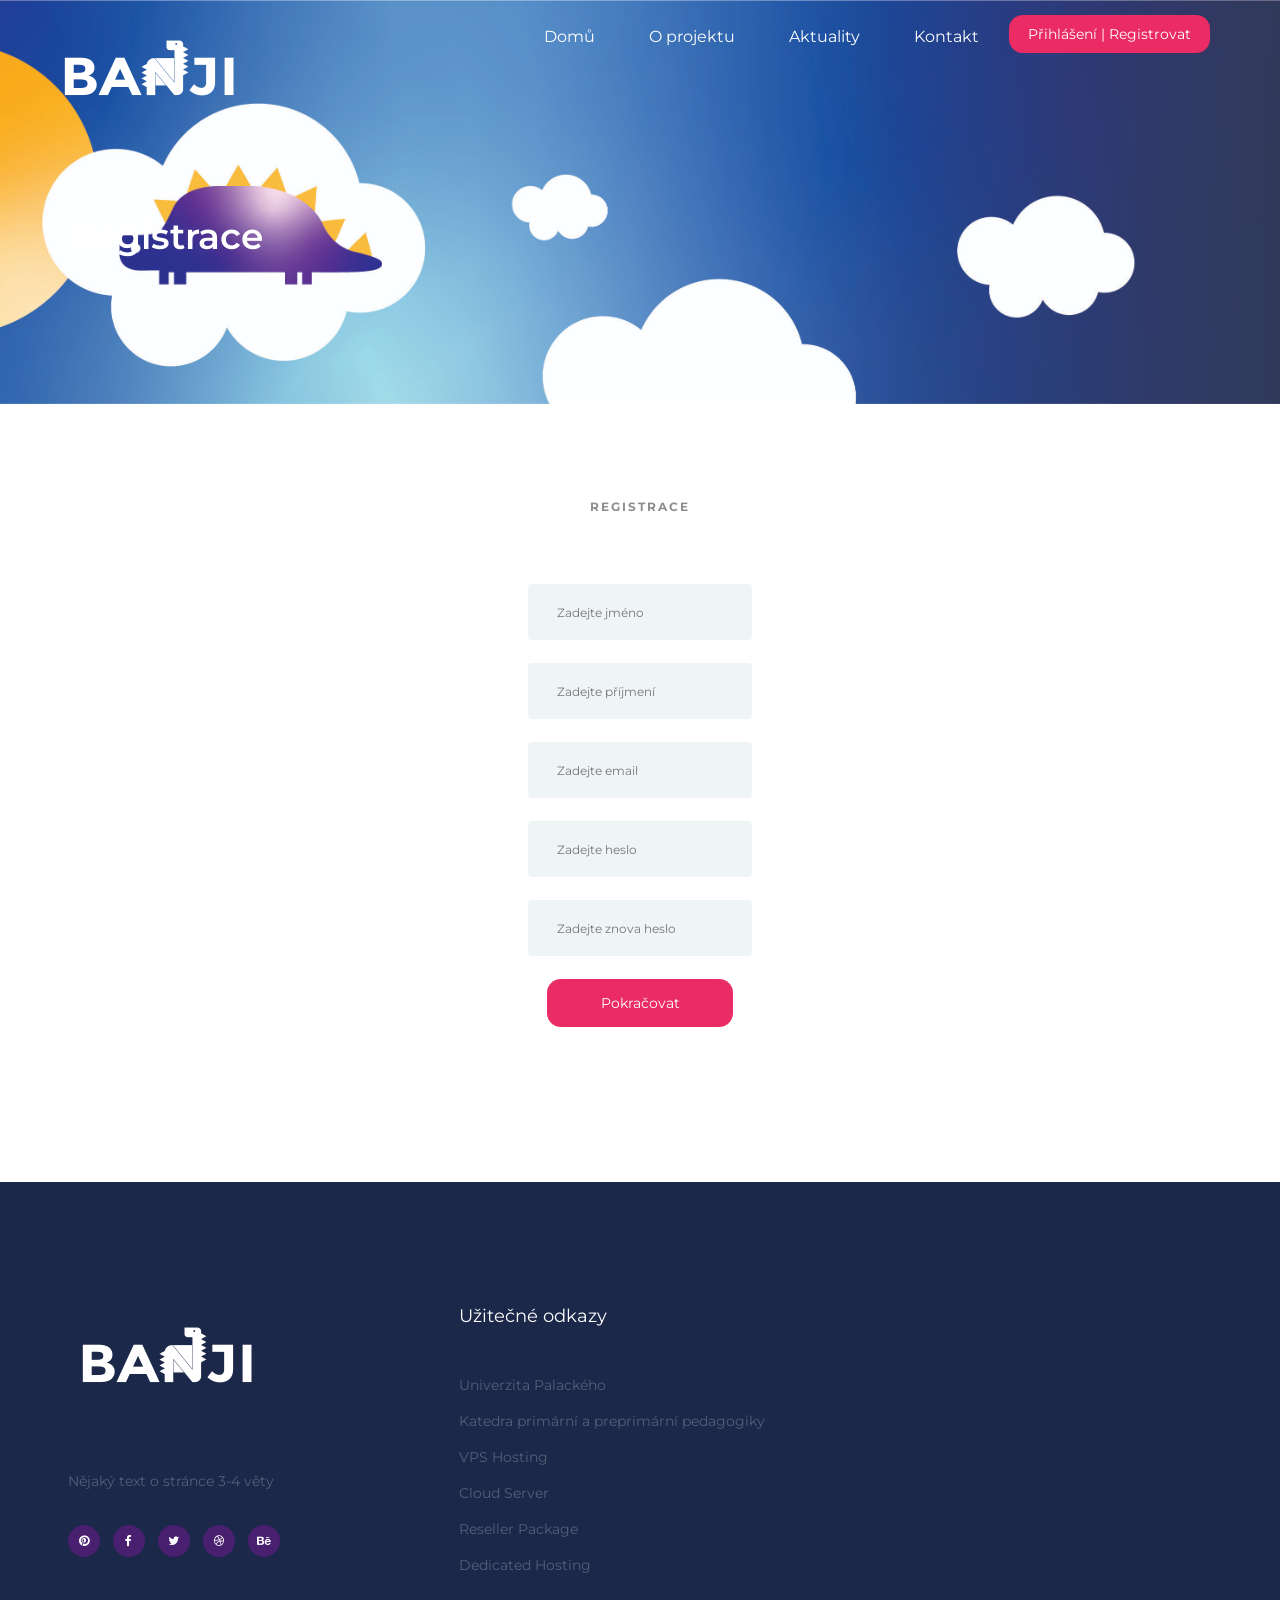
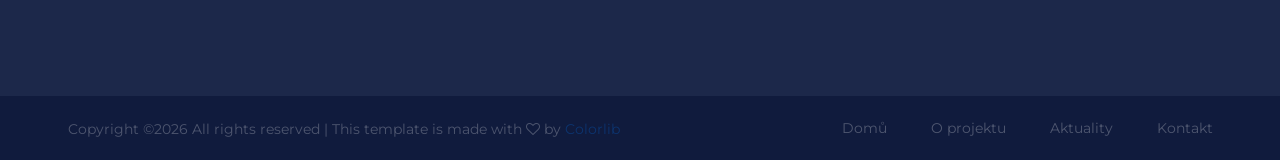
<file: registrace.html>
<!DOCTYPE html>
<html lang="zxx">
<head>
	<title>IT Host - Hosting Template</title>
	<meta charset="UTF-8">
	<meta name="description" content="Cloud 83 - hosting template ">
	<meta name="keywords" content="cloud, hosting, creative, html">
	<meta name="viewport" content="width=device-width, initial-scale=1.0">
	<!-- Favicon -->
	<link href="img/favicon.ico" rel="shortcut icon"/>

	<!-- Google Font -->
	<link href="https://fonts.googleapis.com/css?family=Montserrat:400,400i,500,500i,600,600i,700,700i" rel="stylesheet">


	<!-- Stylesheets -->
	<link rel="stylesheet" href="css/bootstrap.min.css"/>
	<link rel="stylesheet" href="css/font-awesome.min.css"/>
	<link rel="stylesheet" href="css/flaticon.css"/>
	<link rel="stylesheet" href="css/owl.carousel.min.css"/>
	<link rel="stylesheet" href="css/style.css"/>


	<!--[if lt IE 9]>
		  <script src="https://oss.maxcdn.com/html5shiv/3.7.2/html5shiv.min.js"></script>
	  <script src="https://oss.maxcdn.com/respond/1.4.2/respond.min.js"></script>
       <script src='https://www.google.com/recaptcha/api.js'></script>
	<![endif]-->

</head>
<body>
	<!-- Page Preloder -->
	<div id="preloder">
		<div class="loader"></div>
	</div>

	<!-- Hlavička -->
	<header class="header-section">
		<a href="./index.html" class="site-logo"><img src="./img/logo.png" alt=""></a>
		<div class="nav-switch">
			<i class="fa fa-bars"></i>
		</div>
		<div class="nav-warp">
			<div class="user-panel">
				<a href="#">Přihlášení</a> |
				<a href="#">Registrovat</a>
			</div>
			<ul class="main-menu">
				<li><a href="./index.html">Domů</a></li>
				<li><a href="./about.html">O projektu</a></li>
				<li><a href="./aktuality.html">Aktuality</a></li>
				<li><a href="./contact.html">Kontakt</a></li>
         	<!--       <li><a href="">Portál</a></li>      <!-- Přidat odkaz na přihlašovací stránku -->
			</ul>
		</div>
	</header>
	<!-- Konec hlavičky -->


	<!-- top sekce -->
	<section class="page-top-section set-bg" data-setbg="img/page-top-bg.jpg">
		<div class="container">
			<h2>Registrace </h2>
			<div class="site-breadcrumb">
			</div>
		</div>
	</section>
	<!-- top sekce END -->


	<!-- Registrace -->
	<section class="domain-search-section sc-about-page">
	<div class="container">
			<div class="section-title">
				  <p style="font-weight:bold; text-align:center; font-size:16p">Registrace</p>
                <form class="contact-form">
                             <table align="center" style="font-size:12px">
                              <tr><td><input type="text" name="name" placeholder="Zadejte jméno"></td></tr>
                               <tr><td><input type="text" name="surname" placeholder="Zadejte příjmení"></td></tr>
                                <tr><td><input type="text" name="email" placeholder="Zadejte email"></td></tr>
                                <tr><td><input type="password" name="password" placeholder="Zadejte heslo"></td></tr>
                                <tr><td><input type="password" name="password2" placeholder="Zadejte znova heslo"></td></tr>
                                <tr><td colspan="2" align="center"> <a href="./pridat_dite.html"> <button class="site-btn" >Pokračovat</button></td></tr>
                                         
                              </table>               
                              <div class="g-recaptcha" data-sitekey="SITE-KEY"></div>    
                       </form> 
			</div>
		</div>
	</section>
	<!-- Registrace END -->


	
    
		<!-- Zápatí top -->
	<section class="footer-top-section text-white spad">
		<div class="container">
			<div class="row">
				<div class="col-lg-4">
					<div class="footer-widget about-widget">
						<img src="./img/logo.png" alt="logo">
						<p>Nějaký text o stránce 3-4 věty</p>
						<div class="fw-social social">
							<a href="#"><i class="fa fa-pinterest"></i></a>
							<a href="#"><i class="fa fa-facebook"></i></a>
							<a href="#"><i class="fa fa-twitter"></i></a>
							<a href="#"><i class="fa fa-dribbble"></i></a>
							<a href="#"><i class="fa fa-behance"></i></a>
						</div>
					</div>
				</div>
				<div class="col-lg-8 col-md-12">
					<div class="footer-widget">
						<h4 class="fw-title">Užitečné odkazy</h4>
						<div class="row">
							<div class="col-sm-12">
								<ul>
                                <!-- Předělat na odkazy -udělat helpdesk?-->
									<li><a href="https://www.upol.cz/">Univerzita Palackého</a></li>
									<li><a href="http://kpv.upol.cz/">Katedra primární a preprimární pedagogiky</a></li>
									<li><a href="">VPS Hosting</a></li>
									<li><a href="">Cloud Server</a></li>
									<li><a href="">Reseller Package</a></li>
									<li><a href="">Dedicated Hosting</a></li>
								</ul>
							</div>
						</div>
					</div>
				</div>
			</div>
		</div>
	</section>
	<!-- Zápatí top END -->


<!-- Zápatí -->
	<footer class="footer-section">
		<div class="container">
			<ul class="footer-menu">
				<li><a href="./index.html">Domů</a></li>
				<li><a href="./about.html">O projektu</a></li>
				<li><a href="./aktuality.html">Aktuality</a></li>
				<li><a href="./contact.html">Kontakt</a></li>
         	<!--       <li><a href="">Portál</a></li>      <!-- Přidat odkaz na přihlašovací stránku -->
			</ul>
			<div class="copyright"><!-- Link back to Colorlib can't be removed. Template is licensed under CC BY 3.0. -->
Copyright &copy;<script>document.write(new Date().getFullYear());</script> All rights reserved | This template is made with <i class="fa fa-heart-o" aria-hidden="true"></i> by <a href="https://colorlib.com" target="_blank">Colorlib</a>
<!-- Link back to Colorlib can't be removed. Template is licensed under CC BY 3.0. --></div>
		</div>
	</footer>
	<!-- Zápatí END -->


	<!--====== Javascripts & Jquery ======-->
	<script src="js/jquery-3.2.1.min.js"></script>
	<script src="js/bootstrap.min.js"></script>
	<script src="js/owl.carousel.min.js"></script>
	<script src="js/circle-progress.min.js"></script>
	<script src="js/main.js"></script>

	</body>
</html>
</file>
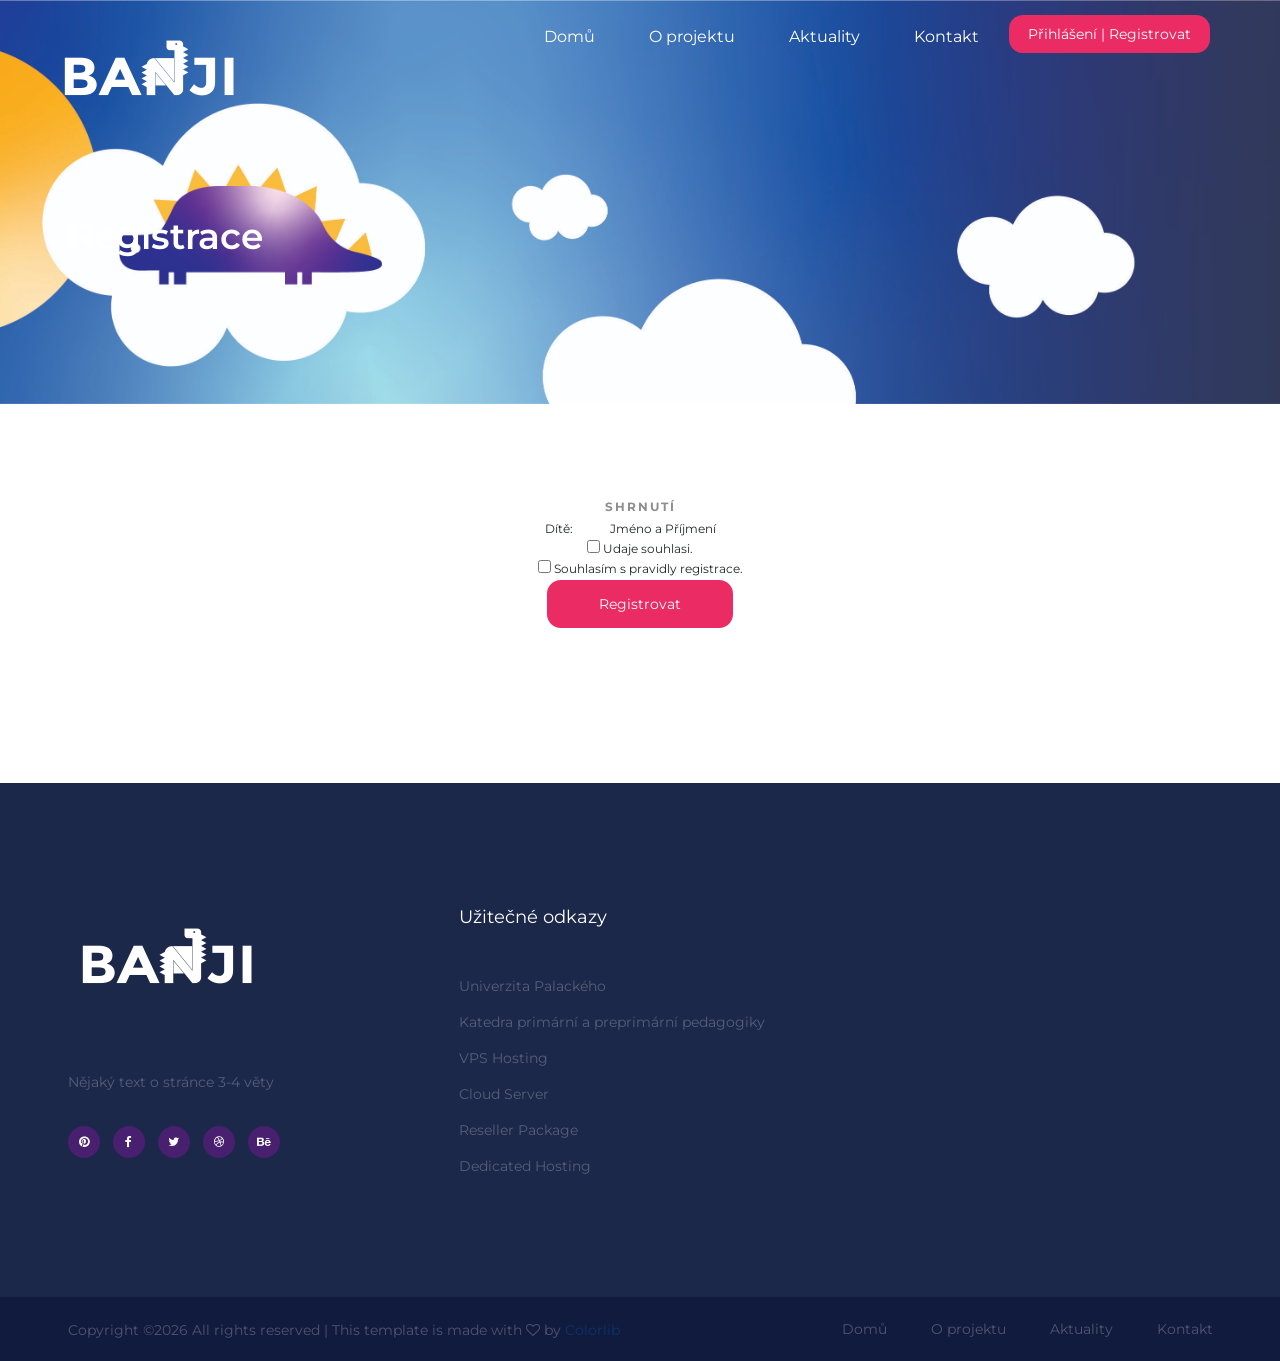
<file: registrace_shrnuti.html>
<!DOCTYPE html>
<html lang="zxx">
<head>
	<title>IT Host - Hosting Template</title>
	<meta charset="UTF-8">
	<meta name="description" content="Cloud 83 - hosting template ">
	<meta name="keywords" content="cloud, hosting, creative, html">
	<meta name="viewport" content="width=device-width, initial-scale=1.0">
	<!-- Favicon -->
	<link href="img/favicon.ico" rel="shortcut icon"/>

	<!-- Google Font -->
	<link href="https://fonts.googleapis.com/css?family=Montserrat:400,400i,500,500i,600,600i,700,700i" rel="stylesheet">


	<!-- Stylesheets -->
	<link rel="stylesheet" href="css/bootstrap.min.css"/>
	<link rel="stylesheet" href="css/font-awesome.min.css"/>
	<link rel="stylesheet" href="css/flaticon.css"/>
	<link rel="stylesheet" href="css/owl.carousel.min.css"/>
	<link rel="stylesheet" href="css/style.css"/>


	<!--[if lt IE 9]>
		  <script src="https://oss.maxcdn.com/html5shiv/3.7.2/html5shiv.min.js"></script>
	  <script src="https://oss.maxcdn.com/respond/1.4.2/respond.min.js"></script>
	<![endif]-->

</head>
<body>
	<!-- Page Preloder -->
	<div id="preloder">
		<div class="loader"></div>
	</div>

	<!-- Hlavička -->
	<header class="header-section">
		<a href="./index.html" class="site-logo"><img src="./img/logo.png" alt=""></a>
		<div class="nav-switch">
			<i class="fa fa-bars"></i>
		</div>
		<div class="nav-warp">
			<div class="user-panel">
				<a href="#">Přihlášení</a> |
				<a href="#">Registrovat</a>
			</div>
			<ul class="main-menu">
				<li><a href="./index.html">Domů</a></li>
				<li><a href="./about.html">O projektu</a></li>
				<li><a href="./aktuality.html">Aktuality</a></li>
				<li><a href="./contact.html">Kontakt</a></li>
         	<!--       <li><a href="">Portál</a></li>      <!-- Přidat odkaz na přihlašovací stránku -->
			</ul>
		</div>
	</header>
	<!-- Konec hlavičky -->


	<!-- top sekce -->
	<section class="page-top-section set-bg" data-setbg="img/page-top-bg.jpg">
		<div class="container">
			<h2>Registrace </h2>
			<div class="site-breadcrumb">
			</div>
		</div>
	</section>
	<!-- top sekce END -->


	<!-- Pridat dite -->
	<section class="domain-search-section sc-about-page">
		<div class="container">
			<div class="section-title">
				  <p style="font-weight:bold; text-align:center; font-size:16p">Shrnutí</p>
                        <!-- <form action="ulozeni_registrace.php" method="POST">        -->
                             <table align="center" style="font-size:12px">
                               <tr><td align="center">Dítě: </td><td>Jméno a Příjmení</td></tr>
                               <tr><td colspan="2" align="center"><input type="checkbox" name="udaje_souhlas" value="1" /> Udaje souhlasi.</td></tr>
                                <tr><td colspan="2" align="center"><input type="checkbox" name="pravidla" value="1" /> Souhlasím s pravidly registrace.</td></tr>
                                <tr><td colspan="2" align="center"><a href="./portal.html"><button class="site-btn" >Registrovat</button></td></tr>
                              </table>
                        <!--  </form>  -->
			</div>
		</div>
	</section>
	<!-- Pridat dite  END -->


    
		<!-- Zápatí top -->
	<section class="footer-top-section text-white spad">
		<div class="container">
			<div class="row">
				<div class="col-lg-4">
					<div class="footer-widget about-widget">
						<img src="./img/logo.png" alt="logo">
						<p>Nějaký text o stránce 3-4 věty</p>
						<div class="fw-social social">
							<a href="#"><i class="fa fa-pinterest"></i></a>
							<a href="#"><i class="fa fa-facebook"></i></a>
							<a href="#"><i class="fa fa-twitter"></i></a>
							<a href="#"><i class="fa fa-dribbble"></i></a>
							<a href="#"><i class="fa fa-behance"></i></a>
						</div>
					</div>
				</div>
				<div class="col-lg-8 col-md-12">
					<div class="footer-widget">
						<h4 class="fw-title">Užitečné odkazy</h4>
						<div class="row">
							<div class="col-sm-12">
								<ul>
                                <!-- Předělat na odkazy -udělat helpdesk?-->
									<li><a href="https://www.upol.cz/">Univerzita Palackého</a></li>
									<li><a href="http://kpv.upol.cz/">Katedra primární a preprimární pedagogiky</a></li>
									<li><a href="">VPS Hosting</a></li>
									<li><a href="">Cloud Server</a></li>
									<li><a href="">Reseller Package</a></li>
									<li><a href="">Dedicated Hosting</a></li>
								</ul>
							</div>
						</div>
					</div>
				</div>
			</div>
		</div>
	</section>
	<!-- Zápatí top END -->


<!-- Zápatí -->
	<footer class="footer-section">
		<div class="container">
			<ul class="footer-menu">
				<li><a href="./index.html">Domů</a></li>
				<li><a href="./about.html">O projektu</a></li>
				<li><a href="./aktuality.html">Aktuality</a></li>
				<li><a href="./contact.html">Kontakt</a></li>
         	<!--       <li><a href="">Portál</a></li>      <!-- Přidat odkaz na přihlašovací stránku -->
			</ul>
			<div class="copyright"><!-- Link back to Colorlib can't be removed. Template is licensed under CC BY 3.0. -->
Copyright &copy;<script>document.write(new Date().getFullYear());</script> All rights reserved | This template is made with <i class="fa fa-heart-o" aria-hidden="true"></i> by <a href="https://colorlib.com" target="_blank">Colorlib</a>
<!-- Link back to Colorlib can't be removed. Template is licensed under CC BY 3.0. --></div>
		</div>
	</footer>
	<!-- Zápatí END -->


	<!--====== Javascripts & Jquery ======-->
	<script src="js/jquery-3.2.1.min.js"></script>
	<script src="js/bootstrap.min.js"></script>
	<script src="js/owl.carousel.min.js"></script>
	<script src="js/circle-progress.min.js"></script>
	<script src="js/main.js"></script>

	</body>
</html>
</file>
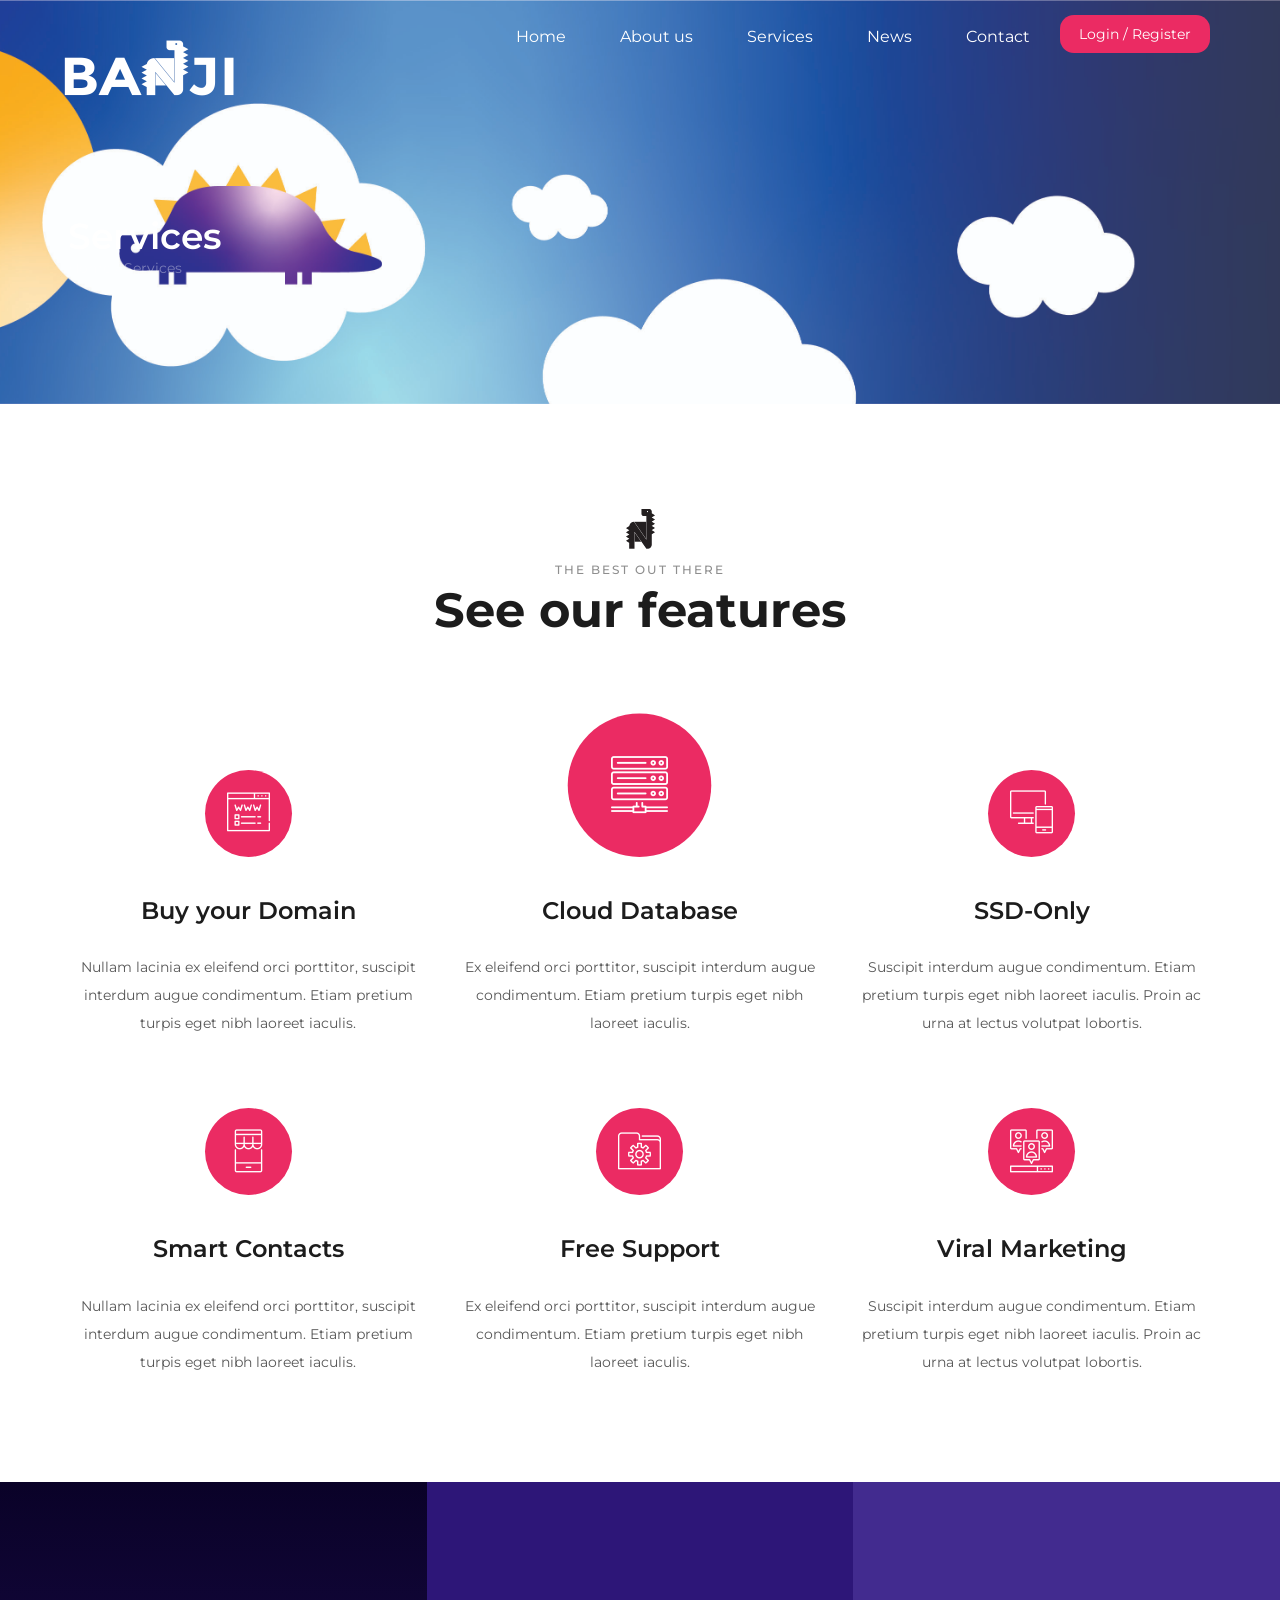
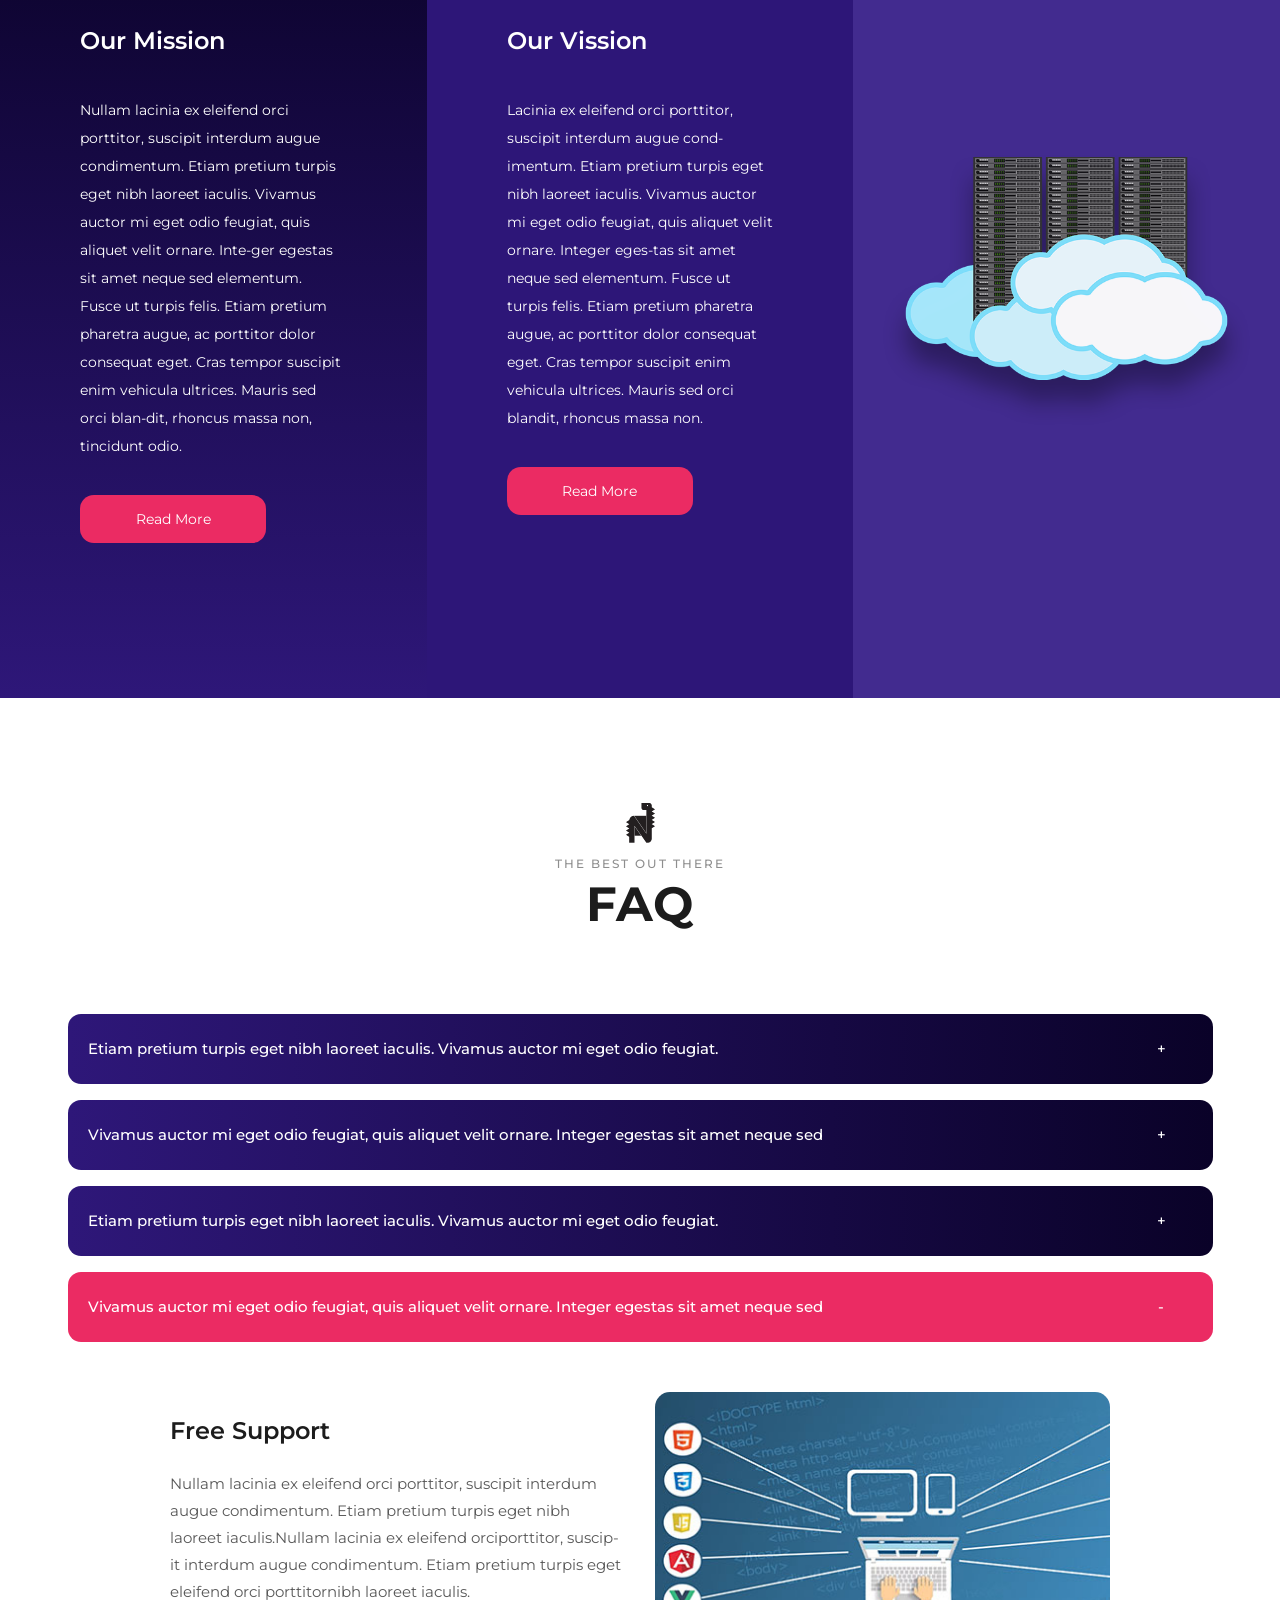
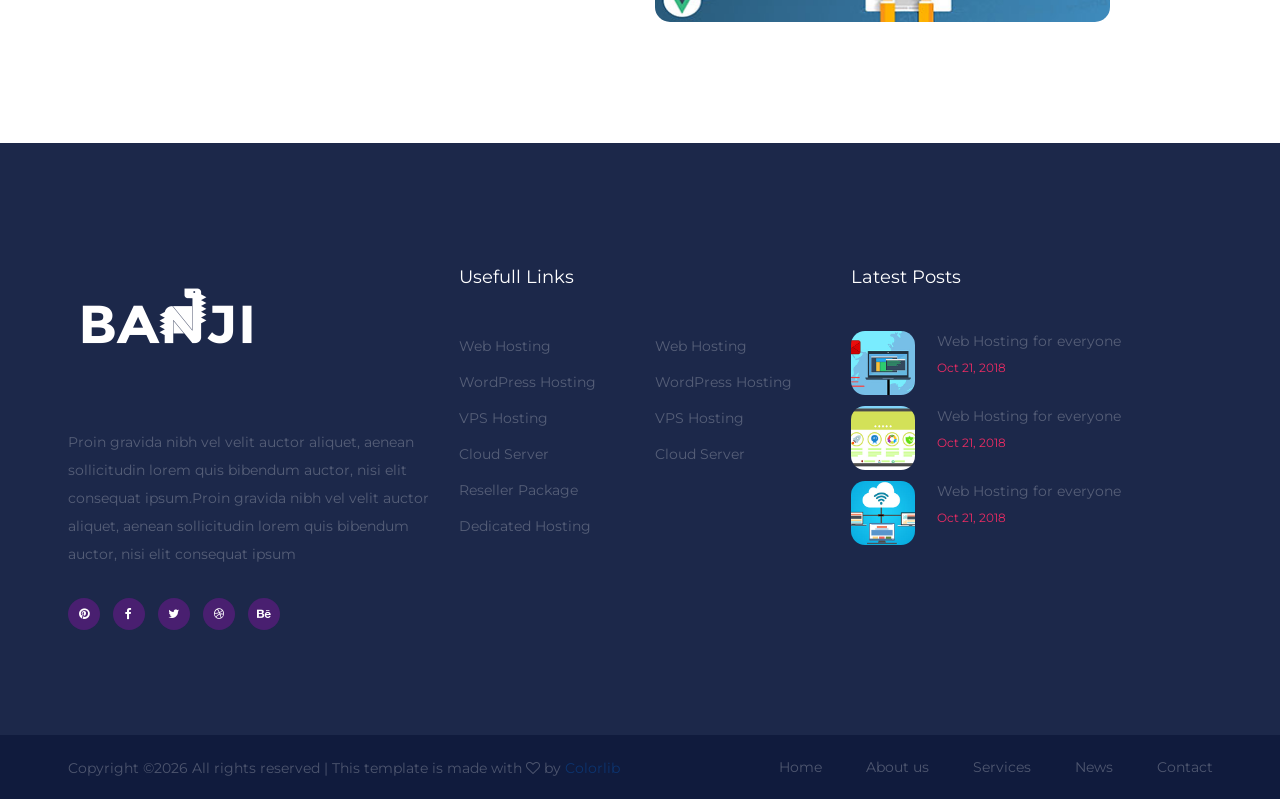
<file: service.html>
<!DOCTYPE html>
<html lang="zxx">
<head>
	<title>IT Host - Hosting Template</title>
	<meta charset="UTF-8">
	<meta name="description" content="Cloud 83 - hosting template ">
	<meta name="keywords" content="cloud, hosting, creative, html">
	<meta name="viewport" content="width=device-width, initial-scale=1.0">
	<!-- Favicon -->
	<link href="img/favicon.ico" rel="shortcut icon"/>

	<!-- Google Font -->
	<link href="https://fonts.googleapis.com/css?family=Montserrat:400,400i,500,500i,600,600i,700,700i" rel="stylesheet">


	<!-- Stylesheets -->
	<link rel="stylesheet" href="css/bootstrap.min.css"/>
	<link rel="stylesheet" href="css/font-awesome.min.css"/>
	<link rel="stylesheet" href="css/flaticon.css"/>
	<link rel="stylesheet" href="css/owl.carousel.min.css"/>
	<link rel="stylesheet" href="css/style.css"/>


	<!--[if lt IE 9]>
		  <script src="https://oss.maxcdn.com/html5shiv/3.7.2/html5shiv.min.js"></script>
	  <script src="https://oss.maxcdn.com/respond/1.4.2/respond.min.js"></script>
	<![endif]-->

</head>
<body>
	<!-- Page Preloder -->
	<div id="preloder">
		<div class="loader"></div>
	</div>

	<!-- Header section -->
	<header class="header-section">
		<a href="./index.html" class="site-logo"><img src="./img/logo.png" alt=""></a>
		<div class="nav-switch">
			<i class="fa fa-bars"></i>
		</div>
		<div class="nav-warp">
			<div class="user-panel">
				<a href="#">Login</a> /
				<a href="#">Register</a>
			</div>
			<ul class="main-menu">
				<li><a href="./index.html">Home</a></li>
				<li><a href="./about.html">About us</a></li>
				<li><a href="./service.html">Services</a></li>
				<li><a href="./blog.html">News</a></li>
				<li><a href="./contact.html">Contact</a></li>
			</ul>
		</div>
	</header>
	<!-- Header section end -->


	<!-- Page Top section -->
	<section class="page-top-section set-bg" data-setbg="img/page-top-bg.jpg">
		<div class="container">
			<h2>Services</h2>
			<div class="site-breadcrumb">
				<a href="home">Home</a> / <span>Services</span>
			</div>
		</div>
	</section>
	<!-- Page Top section end -->


	<!-- Features section -->
	<section class="features-section spad">
		<div class="container">
			<div class="section-title">
				<img src="./img/section-title-icon.png" alt="#">
				<p>The best out there</p>
				<h2>See our features</h2>
			</div>
			<div class="row">
				<div class="col-lg-4 col-md-6 feature-item">
					<div class="ft-icon">
						<i class="flaticon-domain-registration"></i>
					</div>
					<h4>Buy your Domain</h4>
					<p>Nullam lacinia ex eleifend orci porttitor, suscipit interdum augue condimentum. Etiam pretium turpis eget nibh laoreet iaculis.</p>
				</div>
				<div class="col-lg-4 col-md-6 feature-item fi-center-top">
					<div class="ft-icon">
						<i class="flaticon-server"></i>
					</div>
					<h4>Cloud Database</h4>
					<p>Ex eleifend orci porttitor, suscipit interdum augue condimentum. Etiam pretium turpis eget nibh laoreet iaculis. </p>
				</div>
				<div class="col-lg-4 col-md-6 feature-item">
					<div class="ft-icon">
						<i class="flaticon-devices"></i>
					</div>
					<h4>SSD-Only</h4>
					<p>Suscipit interdum augue condimentum. Etiam pretium turpis eget nibh laoreet iaculis. Proin ac urna at lectus volutpat lobortis. </p>
				</div>
				<div class="col-lg-4 col-md-6 feature-item">
					<div class="ft-icon">
						<i class="flaticon-smartphone"></i>
					</div>
					<h4>Smart Contacts</h4>
					<p>Nullam lacinia ex eleifend orci porttitor, suscipit interdum augue condimentum. Etiam pretium turpis eget nibh laoreet iaculis.</p>
				</div>
				<div class="col-lg-4 col-md-6 feature-item">
					<div class="ft-icon">
						<i class="flaticon-folder"></i>
					</div>
					<h4>Free Support</h4>
					<p>Ex eleifend orci porttitor, suscipit interdum augue condimentum. Etiam pretium turpis eget nibh laoreet iaculis. </p>
				</div>
				<div class="col-lg-4 col-md-6 feature-item">
					<div class="ft-icon">
						<i class="flaticon-viral-marketing"></i>
					</div>
					<h4>Viral Marketing</h4>
					<p>Suscipit interdum augue condimentum. Etiam pretium turpis eget nibh laoreet iaculis. Proin ac urna at lectus volutpat lobortis. </p>
				</div>
			</div>
		</div>
	</section>
	<!-- Features section end -->


	<!-- Service box section -->
	<section class="service-box-section">
		<div class="container-fluid">
			<div class="row">
				<div class="col-lg-4 col-md-6 p-0 service-box">
					<div class="service-box-text text-white">
						<h4>Our Mission</h4>
						<p>Nullam lacinia ex eleifend orci porttitor, suscipit interdum augue condimentum. Etiam pretium turpis eget nibh laoreet iaculis. Vivamus auctor mi eget odio feugiat, quis aliquet velit ornare. Inte-ger egestas sit amet neque sed elementum. Fusce ut turpis felis. Etiam pretium pharetra augue, ac porttitor dolor consequat eget. Cras tempor suscipit enim vehicula ultrices. Mauris sed orci blan-dit, rhoncus massa non, tincidunt odio. </p>
						<a href="#" class="site-btn">Read More</a>
					</div>
				</div>
				<div class="col-lg-4 col-md-6 p-0 service-box">
					<div class="service-box-text text-white">
						<h4>Our Vission</h4>
						<p>Lacinia ex eleifend orci porttitor, suscipit interdum augue cond-imentum. Etiam pretium turpis eget nibh laoreet iaculis. Vivamus auctor mi eget odio feugiat, quis aliquet velit ornare. Integer eges-tas sit amet neque sed elementum. Fusce ut turpis felis. Etiam pretium pharetra augue, ac porttitor dolor consequat eget. Cras tempor suscipit enim vehicula ultrices. Mauris sed orci blandit, rhoncus massa non.</p>
						<a href="#" class="site-btn">Read More</a>
					</div>
				</div>
				<div class="col-lg-4 p-0 service-box">
					<div class="service-box-image text-white">
						<img src="img/service.png" alt="">
					</div>
				</div>
			</div>
		</div>
	</section>
	<!-- Service box section end -->


	<!-- Faq section -->
	<section class="faq-section spad">
		<div class="container">
			<div class="section-title">
				<img src="./img/section-title-icon.png" alt="#">
				<p>The best out there</p>
				<h2>FAQ</h2>
			</div>
			<div id="accordion" class="accordion-area faq-accordion">
				<div class="panel">
					<div class="panel-header" id="headingOne">
						<button class="panel-link" data-toggle="collapse" data-target="#collapse1" aria-expanded="true" aria-controls="collapse1">Etiam pretium turpis eget nibh laoreet iaculis. Vivamus auctor mi eget odio feugiat. </button>
					</div>
					<div id="collapse1" class="collapse" aria-labelledby="headingOne" data-parent="#accordion">
						<div class="panel-body">
							<div class="row">
								<div class="col-lg-10 offset-lg-1">
									<div class="row">
										<div class="col-lg-6">
											<h4>Free Support</h4>
											<p>Nullam lacinia ex eleifend orci porttitor, suscipit interdum augue condimentum. Etiam pretium turpis eget nibh laoreet iaculis.Nullam lacinia ex eleifend orciporttitor, suscip-it interdum augue condimentum. Etiam pretium turpis eget eleifend orci porttitornibh laoreet iaculis.</p>
										</div>
										<div class="col-lg-6">
											<img src="./img/faq.jpg" alt="">
										</div>
									</div>
								</div>
							</div>
						</div>
					</div>
				</div>
				<div class="panel">
					<div class="panel-header" id="headingTwo">
						<button class="panel-link" data-toggle="collapse" data-target="#collapse2" aria-expanded="false" aria-controls="collapse2">Vivamus auctor mi eget odio feugiat, quis aliquet velit ornare. Integer egestas sit amet neque sed </button>
					</div>
					<div id="collapse2" class="collapse" aria-labelledby="headingTwo" data-parent="#accordion">
						<div class="panel-body">
							<div class="row">
								<div class="col-lg-10 offset-lg-1">
									<div class="row">
										<div class="col-lg-6">
											<h4>Free Support</h4>
											<p>Nullam lacinia ex eleifend orci porttitor, suscipit interdum augue condimentum. Etiam pretium turpis eget nibh laoreet iaculis.Nullam lacinia ex eleifend orciporttitor, suscip-it interdum augue condimentum. Etiam pretium turpis eget eleifend orci porttitornibh laoreet iaculis.</p>
										</div>
										<div class="col-lg-6">
											<img src="./img/faq.jpg" alt="">
										</div>
									</div>
								</div>
							</div>
						</div>
					</div>
				</div>
				<div class="panel">
					<div class="panel-header" id="headingThree">
						<button class="panel-link" data-toggle="collapse" data-target="#collapse3" aria-expanded="false" aria-controls="collapse3">Etiam pretium turpis eget nibh laoreet iaculis. Vivamus auctor mi eget odio feugiat.</button>
					</div>
					<div id="collapse3" class="collapse" aria-labelledby="headingThree" data-parent="#accordion">
						<div class="panel-body">
							<div class="row">
								<div class="col-lg-10 offset-lg-1">
									<div class="row">
										<div class="col-lg-6">
											<h4>Free Support</h4>
											<p>Nullam lacinia ex eleifend orci porttitor, suscipit interdum augue condimentum. Etiam pretium turpis eget nibh laoreet iaculis.Nullam lacinia ex eleifend orciporttitor, suscip-it interdum augue condimentum. Etiam pretium turpis eget eleifend orci porttitornibh laoreet iaculis.</p>
										</div>
										<div class="col-lg-6">
											<img src="./img/faq.jpg" alt="">
										</div>
									</div>
								</div>
							</div>
						</div>
					</div>
				</div>
				<div class="panel">
					<div class="panel-header" id="headingFour">
						<button class="panel-link active" data-toggle="collapse" data-target="#collapse4" aria-expanded="true" aria-controls="collapse3">Vivamus auctor mi eget odio feugiat, quis aliquet velit ornare. Integer egestas sit amet neque sed </button>
					</div>
					<div id="collapse4" class="collapse show" aria-labelledby="headingFour" data-parent="#accordion">
						<div class="panel-body">
							<div class="row">
								<div class="col-lg-10 offset-lg-1">
									<div class="row">
										<div class="col-lg-6">
											<h4>Free Support</h4>
											<p>Nullam lacinia ex eleifend orci porttitor, suscipit interdum augue condimentum. Etiam pretium turpis eget nibh laoreet iaculis.Nullam lacinia ex eleifend orciporttitor, suscip-it interdum augue condimentum. Etiam pretium turpis eget eleifend orci porttitornibh laoreet iaculis.</p>
										</div>
										<div class="col-lg-6">
											<img src="./img/faq.jpg" alt="">
										</div>
									</div>
								</div>
							</div>
						</div>
					</div>
				</div>
			</div>
		</div>
	</section>
	<!-- Faq section end -->


	<!-- Footer top section -->
	<section class="footer-top-section text-white spad">
		<div class="container">
			<div class="row">
				<div class="col-lg-4">
					<div class="footer-widget about-widget">
						<img src="./img/logo.png" alt="logo">
						<p>Proin gravida nibh vel velit auctor aliquet, aenean sollicitudin lorem quis bibendum auctor, nisi elit consequat ipsum.Proin gravida nibh vel velit auctor aliquet, aenean sollicitudin lorem quis bibendum auctor, nisi elit consequat ipsum</p>
						<div class="fw-social social">
							<a href="#"><i class="fa fa-pinterest"></i></a>
							<a href="#"><i class="fa fa-facebook"></i></a>
							<a href="#"><i class="fa fa-twitter"></i></a>
							<a href="#"><i class="fa fa-dribbble"></i></a>
							<a href="#"><i class="fa fa-behance"></i></a>
						</div>
					</div>
				</div>
				<div class="col-lg-4 col-md-6">
					<div class="footer-widget">
						<h4 class="fw-title">Usefull Links</h4>
						<div class="row">
							<div class="col-sm-6">
								<ul>
									<li><a href="">Web Hosting</a></li>
									<li><a href="">WordPress Hosting</a></li>
									<li><a href="">VPS Hosting</a></li>
									<li><a href="">Cloud Server</a></li>
									<li><a href="">Reseller Package</a></li>
									<li><a href="">Dedicated Hosting</a></li>
								</ul>
							</div>
							<div class="col-sm-6">
								<ul>
									<li><a href="">Web Hosting</a></li>
									<li><a href="">WordPress Hosting</a></li>
									<li><a href="">VPS Hosting</a></li>
									<li><a href="">Cloud Server</a></li>
								</ul>
							</div>
						</div>
					</div>
				</div>
				<div class="col-lg-4  col-md-6">
					<div class="footer-widget">
						<h4 class="fw-title">Latest Posts</h4>
						<div class="fw-latest-post-widget">
							<div class="lp-item">
								<div class="lp-thumb set-bg" data-setbg="img/footer-thumb/1.jpg"></div>
								<div class="lp-content">
									<h6>Web Hosting for everyone</h6>
									<span>Oct 21, 2018</span>
								</div>
							</div>
							<div class="lp-item">
								<div class="lp-thumb set-bg" data-setbg="img/footer-thumb/2.jpg"></div>
								<div class="lp-content">
									<h6>Web Hosting for everyone</h6>
									<span>Oct 21, 2018</span>
								</div>
							</div>
							<div class="lp-item">
								<div class="lp-thumb set-bg" data-setbg="img/footer-thumb/3.jpg"></div>
								<div class="lp-content">
									<h6>Web Hosting for everyone</h6>
									<span>Oct 21, 2018</span>
								</div>
							</div>
						</div>
					</div>
				</div>
			</div>
		</div>
	</section>
	<!-- Footer top section end -->


	<!-- Footer section -->
	<footer class="footer-section">
		<div class="container">
			<ul class="footer-menu">
				<li><a href="">Home</a></li>
				<li><a href="">About us</a></li>
				<li><a href="">Services</a></li>
				<li><a href="">News</a></li>
				<li><a href="">Contact</a></li>
			</ul>
			<div class="copyright"><!-- Link back to Colorlib can't be removed. Template is licensed under CC BY 3.0. -->
Copyright &copy;<script>document.write(new Date().getFullYear());</script> All rights reserved | This template is made with <i class="fa fa-heart-o" aria-hidden="true"></i> by <a href="https://colorlib.com" target="_blank">Colorlib</a>
<!-- Link back to Colorlib can't be removed. Template is licensed under CC BY 3.0. --></div>
		</div>
	</footer>
	<!-- Footer top section end -->


	<!--====== Javascripts & Jquery ======-->
	<script src="js/jquery-3.2.1.min.js"></script>
	<script src="js/bootstrap.min.js"></script>
	<script src="js/owl.carousel.min.js"></script>
	<script src="js/circle-progress.min.js"></script>
	<script src="js/main.js"></script>

	</body>
</html>
</file>
<file: css/flaticon.css>
/*
  	Flaticon icon font: Flaticon
  	Creation date: 22/06/2016 15:31
  	*/

@font-face {
  font-family: "Flaticon";
  src: url("../icon-fonts/Flaticon.eot");
  src: url("../icon-fonts/Flaticon.eot?#iefix") format("embedded-opentype"),
       url("../icon-fonts/Flaticon.woff") format("woff"),
       url("../icon-fonts/Flaticon.ttf") format("truetype"),
       url("../icon-fonts/Flaticon.svg#Flaticon") format("svg");
  font-weight: normal;
  font-style: normal;
}

@media screen and (-webkit-min-device-pixel-ratio:0) {
  @font-face {
    font-family: "Flaticon";
    src: url("../icon-fonts/Flaticon.svg#Flaticon") format("svg");
  }
}

[class^="flaticon-"]:before, [class*=" flaticon-"]:before,
[class^="flaticon-"]:after, [class*=" flaticon-"]:after {   
  font-family: Flaticon;
  font-style: normal;
}

.flaticon-analytics:before { content: "\f100"; }
.flaticon-backup:before { content: "\f101"; }
.flaticon-blogging:before { content: "\f102"; }
.flaticon-browser:before { content: "\f103"; }
.flaticon-browser-1:before { content: "\f104"; }
.flaticon-browser-2:before { content: "\f105"; }
.flaticon-bug:before { content: "\f106"; }
.flaticon-cloud-computing:before { content: "\f107"; }
.flaticon-coding:before { content: "\f108"; }
.flaticon-customer:before { content: "\f109"; }
.flaticon-design:before { content: "\f10a"; }
.flaticon-devices:before { content: "\f10b"; }
.flaticon-domain-registration:before { content: "\f10c"; }
.flaticon-email:before { content: "\f10d"; }
.flaticon-folder:before { content: "\f10e"; }
.flaticon-funnel:before { content: "\f10f"; }
.flaticon-idea:before { content: "\f110"; }
.flaticon-image:before { content: "\f111"; }
.flaticon-keywords:before { content: "\f112"; }
.flaticon-link:before { content: "\f113"; }
.flaticon-map:before { content: "\f114"; }
.flaticon-monitoring:before { content: "\f115"; }
.flaticon-music:before { content: "\f116"; }
.flaticon-newspaper:before { content: "\f117"; }
.flaticon-online-shop:before { content: "\f118"; }
.flaticon-pay-per-click:before { content: "\f119"; }
.flaticon-quality:before { content: "\f11a"; }
.flaticon-ranking:before { content: "\f11b"; }
.flaticon-screen:before { content: "\f11c"; }
.flaticon-search:before { content: "\f11d"; }
.flaticon-search-1:before { content: "\f11e"; }
.flaticon-search-engine:before { content: "\f11f"; }
.flaticon-search-engine-1:before { content: "\f120"; }
.flaticon-server:before { content: "\f121"; }
.flaticon-shared-folder:before { content: "\f122"; }
.flaticon-sharing-archives:before { content: "\f123"; }
.flaticon-shield:before { content: "\f124"; }
.flaticon-sitemap:before { content: "\f125"; }
.flaticon-smartphone:before { content: "\f126"; }
.flaticon-social-media:before { content: "\f127"; }
.flaticon-speech-bubbles:before { content: "\f128"; }
.flaticon-speedometer:before { content: "\f129"; }
.flaticon-stats:before { content: "\f12a"; }
.flaticon-tags:before { content: "\f12b"; }
.flaticon-target:before { content: "\f12c"; }
.flaticon-targeting:before { content: "\f12d"; }
.flaticon-translation:before { content: "\f12e"; }
.flaticon-typewriter:before { content: "\f12f"; }
.flaticon-video:before { content: "\f130"; }
.flaticon-viral-marketing:before { content: "\f131"; }
</file>
<file: css/style.css>
/* =================================
------------------------------------
  IT Host - Hosting Template
  Version: 1.0
 ------------------------------------
 ====================================*/



/*----------------------------------------*/
/* Template default CSS
/*----------------------------------------*/

html,
body {
	height: 100%;
	font-family: 'Montserrat', sans-serif;
	-webkit-font-smoothing: antialiased;
	font-smoothing: antialiased;
}

h1,
h2,
h3,
h4,
h5,
h6 {
	margin: 0;
	color: #1c1c1c;
	font-weight: 600;
}

h1 {
	font-size: 70px;
}

h2 {
	font-size: 36px;
}

h3 {
	font-size: 30px;
}

h4 {
	font-size: 24px;
}

h5 {
	font-size: 18px;
}

h6 {
	font-size: 16px;
}

p {
	font-size: 14px;
	color: #585858;
	line-height: 2;
}
.p2 {
    font-size: 25px;
    color: #585858;
    line-height: 2;
}

img {
	max-width: 100%;
}

input:focus,
select:focus,
button:focus,
textarea:focus {
	outline: none;
}

a:hover,
a:focus {
	text-decoration: none;
	outline: none;
}

ul,
ol {
	padding: 0;
	margin: 0;
}

/*---------------------
  Helper CSS
-----------------------*/

.section-title {
	margin-bottom: 80px;
	text-align: center;
	position: relative;
}

.section-title img {
	margin-bottom: 5px;
}

.section-title h2 {
	font-size: 48px;
	font-weight: 700;
}

.section-title p {
	font-size: 12px;
	font-weight: 500;
	margin-bottom: 0;
	color: #8e8e8e;
	line-height: normal;
	text-transform: uppercase;
	letter-spacing: 2px;
	margin-bottom: 5px;
}

.section-title.st-white h2 {
	color: #fff;
}

.set-bg {
	background-repeat: no-repeat;
	background-size: cover;
	background-position: top center;
}

.spad {
	padding-top: 105px;
	padding-bottom: 105px;
}

.text-white h1,
.text-white h2,
.text-white h3,
.text-white h4,
.text-white h5,
.text-white h6,
.text-white p,
.text-white span,
.text-white li,
.text-white a {
	color: #fff;
}

/*---------------------
  Commom elements
-----------------------*/

.bg-gradient,
.site-btn.sb-gradient,
.accordion-area .panel-link,
.accordion-area .panel-link.active.collapsed,
.tab-element .nav-tabs .nav-link {
	/* Permalink - use to edit and share this gradient: http://colorzilla.com/gradient-editor/#2e1779+0,0a0228+100 */
	background: #2e1779;
	/* Old browsers */
	/* FF3.6-15 */
	background: -webkit-linear-gradient(left, #2e1779 0%, #0a0228 100%);
	/* Chrome10-25,Safari5.1-6 */
	background: -webkit-gradient(linear, left top, right top, from(#2e1779), to(#0a0228));
	background: -o-linear-gradient(left, #2e1779 0%, #0a0228 100%);
	background: linear-gradient(to right, #2e1779 0%, #0a0228 100%);
	/* W3C, IE10+, FF16+, Chrome26+, Opera12+, Safari7+ */
	filter: progid:DXImageTransform.Microsoft.gradient( startColorstr='#2e1779', endColorstr='#0a0228', GradientType=1);
	/* IE6-9 */
}

/* buttons */

.site-btn {
	display: inline-block;
	border: none;
	font-size: 14px;
	font-weight: 400;
	min-width: 186px;
	padding: 17px 25px;
	border-radius: 14px;
	background: #eb2b63;
	color: #fff;
	line-height: 1;
	cursor: pointer;
	text-align: center;
}

.site-btn:hover {
	color: #fff;
}

.site-btn.sb-line {
	background-color: transparent;
	color: #eb2b63;
	-webkit-box-shadow: inset 0 0 0 2px #eb2b63;
	box-shadow: inset 0 0 0 2px #eb2b63;
}

/* Preloder */

#preloder {
	position: fixed;
	width: 100%;
	height: 100%;
	top: 0;
	left: 0;
	z-index: 999999;
	background: #000;
}

.loader {
	width: 40px;
	height: 40px;
	position: absolute;
	top: 50%;
	left: 50%;
	margin-top: -13px;
	margin-left: -13px;
	border-radius: 60px;
	animation: loader 0.8s linear infinite;
	-webkit-animation: loader 0.8s linear infinite;
}

@keyframes loader {
	0% {
		-webkit-transform: rotate(0deg);
		transform: rotate(0deg);
		border: 4px solid #f44336;
		border-left-color: transparent;
	}
	50% {
		-webkit-transform: rotate(180deg);
		transform: rotate(180deg);
		border: 4px solid #673ab7;
		border-left-color: transparent;
	}
	100% {
		-webkit-transform: rotate(360deg);
		transform: rotate(360deg);
		border: 4px solid #f44336;
		border-left-color: transparent;
	}
}

@-webkit-keyframes loader {
	0% {
		-webkit-transform: rotate(0deg);
		border: 4px solid #f44336;
		border-left-color: transparent;
	}
	50% {
		-webkit-transform: rotate(180deg);
		border: 4px solid #673ab7;
		border-left-color: transparent;
	}
	100% {
		-webkit-transform: rotate(360deg);
		border: 4px solid #f44336;
		border-left-color: transparent;
	}
}

.elements-section {
	padding-top: 100px;
}

.el-title {
	margin-bottom: 75px;
}

.element {
	margin-bottom: 100px;
}

.element:last-child {
	margin-bottom: 0;
}

/* Accordion */

.accordion-area .panel {
	margin-bottom: 16px;
}

.accordion-area .panel-link:after {
	content: "+";
	position: absolute;
	font-size: 15px;
	right: 26px;
	top: 0;
	line-height: 16px;
	width: 15px;
	height: 100%;
	text-align: center;
	color: #fff;
	display: -webkit-box;
	display: -ms-flexbox;
	display: flex;
	-webkit-box-align: center;
	-ms-flex-align: center;
	align-items: center;
	-webkit-box-pack: center;
	-ms-flex-pack: center;
	justify-content: center;
}

.faq-accordion.accordion-area .panel-link,
.faq-accordion.accordion-area .panel-link.active.collapsed {
	padding: 17px 100px 17px 20px;
}

.faq-accordion.accordion-area .panel-link:after {
	right: 44px;
}

.accordion-area .panel-header .panel-link.collapsed:after {
	content: "+";
}

.accordion-area .panel-link.active:after {
	content: "-";
}

.accordion-area .panel-link.active {
	background: #eb2b63;
}

.accordion-area .panel-link,
.accordion-area .panel-link.active.collapsed {
	text-align: left;
	position: relative;
	width: 100%;
	padding: 17px 65px 17px 20px;
	padding-left: 41px;
	font-size: 15px;
	font-weight: 500;
	color: #fff;
	line-height: 1;
	cursor: pointer;
	border: none;
	min-height: 70px;
	border-radius: 13px;
}

.accordion-area .panel-body {
	padding: 45px 2px 0;
}

.accordion-area .panel-body h4 {
	margin-bottom: 25px;
}

.accordion-area .panel-body p {
	font-size: 15px;
	margin-bottom: 0;
	line-height: 1.8;
}

.accordion-area .panel-body img {
	border-radius: 15px;
}

.faq-accordion .panel-body {
	padding: 50px 5px 0;
}

.faq-accordion .panel-body h4 {
	padding-top: 25px;
}

.faq-accordion .panel-body p {
	font-size: 15px;
	margin-bottom: 0;
	line-height: 1.8;
}

.faq-accordion .panel-body img {
	border-radius: 15px;
}

/* tab */

.tab-element .nav-tabs {
	border-bottom: none;
}

.tab-element .nav-tabs .nav-link {
	border-radius: 0;
	font-size: 15px;
	color: #fff;
	font-weight: 500;
	border: none;
	padding: 24px 36px;
	margin-right: 8px;
	margin-bottom: 10px;
	border-radius: 13px;
}

.tab-element .nav-tabs .nav-item:last-child .nav-link {
	margin-right: 0;
}

.tab-element .nav-tabs .nav-link.active {
	background: #eb2b63;
}

.tab-element .tab-pane {
	padding: 35px 20px 30px;
}

.tab-element .tab-pane h4 {
	margin-bottom: 25px;
}

.tab-element .tab-pane p {
	margin-bottom: 0;
}

/* Circle progress */

.circle-progress {
	display: -ms-flex;
	display: -webkit-box;
	display: -ms-flexbox;
	display: flex;
	-webkit-box-align: center;
	-ms-flex-align: center;
	align-items: center;
	-webkit-box-pack: center;
	-ms-flex-pack: center;
	justify-content: center;
}

.circle-progress canvas {
	-webkit-transform: rotate(90deg);
	-ms-transform: rotate(90deg);
	transform: rotate(90deg);
}

.circle-progress .loader-circle {
	margin-right: 16px;
}

.circle-progress .progress-info {
	text-align: left;
}

.circle-progress .progress-info h2 {
	font-size: 72px;
	font-weight: 400;
	color: #1c1c1c;
}

.circle-progress .progress-info p {
	font-size: 18px;
	margin-bottom: 0;
	line-height: normal;
}

.cp-item {
	text-align: center;
}

.cp-item h4 {
	font-size: 14px;
	color: #7e7e7e;
}

.milestone-item {
	text-align: center;
}

.milestone-item i {
	color: #eb2b63;
	font-size: 76px;
}

.milestone-item h2 {
	font-size: 72px;
	font-weight: 400;
	line-height: 1;
}

.milestone-item p {
	font-size: 18px;
	margin-bottom: 0;
}

.social {
	display: -ms-flex;
	display: -webkit-box;
	display: -ms-flexbox;
	display: flex;
}

.social a {
	display: -ms-inline-flex;
	display: -webkit-inline-box;
	display: -ms-inline-flexbox;
	display: inline-flex;
	width: 32px;
	height: 32px;
	color: #fff;
	background: #491f70;
	-webkit-box-align: center;
	-ms-flex-align: center;
	align-items: center;
	-webkit-box-pack: center;
	-ms-flex-pack: center;
	justify-content: center;
	border-radius: 50%;
	margin-right: 13px;
	font-size: 12px;
	-webkit-transition: all 0.4s;
	-o-transition: all 0.4s;
	transition: all 0.4s;
}

.social a:hover {
	background: #eb2b63;
}

/*------------------
  Header section
---------------------*/

.header-section {
	position: absolute;
	width: 100%;
	padding-top: 0px;
	z-index: 99;
}

.site-logo {
	display: inline-block;
	margin-left: 50px;
}

.nav-switch {
	display: none;
}

.nav-warp {
	float: right;
}

.main-menu {
	list-style: none;
	float: right;
	padding-top: 25px;
}

.main-menu li {
	display: inline;
}

.main-menu li a {
	display: inline-block;
	font-size: 16px;
	color: #fff;
	margin-left: 50px;
	-webkit-transition: all 0.4s;
	-o-transition: all 0.4s;
	transition: all 0.4s;
}

.main-menu li a:hover {
	color: #eb2b63;
}

.user-panel {
	float: right;
	background: #eb2b63;
	color: #fff;
	margin-left: 30px;
	margin-right: 70px;
	margin-top: 15px;
	font-size: 14px;
	padding: 12px 19px;
	line-height: 1;
	border-radius: 14px;
}

.user-panel a {
	color: #fff;
}

/*------------------
  Hero section
---------------------*/

.hero-section {
	height: 935px;
	overflow: hidden;
}

.hero-content {
	display: -ms-flex;
	display: -webkit-box;
	display: -ms-flexbox;
	display: flex;
	-webkit-box-align: center;
	-ms-flex-align: center;
	align-items: center;
	-webkit-box-pack: center;
	-ms-flex-pack: center;
	justify-content: center;
	height: 100%;
	position: relative;
}

.hero-content h2 {
	font-size: 90px;
	font-weight: 600;
	margin-bottom: 10px;
	line-height: 1;
}

.hero-content P {
	font-size: 18px;
	line-height: 1.7;
	margin-bottom: 40px;
}

.hero-rocket {
	position: absolute;
	bottom: 8px;
	right: -198px;
}

.hero-rocket img {
	position: relative;
	-webkit-animation: rocket 2s linear infinite;
	animation: rocket 2s linear infinite;
}

@-webkit-keyframes rocket {
	0% {
		left: 20px;
		bottom: 20px;
	}
	25% {
		left: -20px;
		bottom: 20px;
	}
	50% {
		left: -20px;
		bottom: 0px;
	}
	75% {
		left: 0px;
		bottom: 0px;
	}
	100% {
		left: 20px;
		bottom: 20px;
	}
}

@keyframes rocket {
	0% {
		left: 20px;
		bottom: 20px;
	}
	25% {
		left: -20px;
		bottom: 20px;
	}
	50% {
		left: -20px;
		bottom: 0px;
	}
	75% {
		left: 0px;
		bottom: 0px;
	}
	100% {
		left: 20px;
		bottom: 20px;
	}
}

/* ----------------
  Features
---------------------*/

.features-section .section-title {
	margin-bottom: 130px;
}

.features-section .container {
	margin-bottom: -70px;
}

.feature-item {
	text-align: center;
	margin-bottom: 55px;
}

.feature-item .ft-icon {
	display: -ms-inline-flex;
	display: -webkit-inline-box;
	display: -ms-inline-flexbox;
	display: inline-flex;
	width: 87px;
	height: 87px;
	background: #eb2b63;
	font-size: 43px;
	color: #fff;
	-webkit-box-align: center;
	-ms-flex-align: center;
	align-items: center;
	-webkit-box-pack: center;
	-ms-flex-pack: center;
	justify-content: center;
	border-radius: 50%;
	margin-bottom: 40px;
}

.feature-item h4 {
	margin-bottom: 28px;
}

.feature-item.fi-center-top .ft-icon {
	-webkit-transform-origin: bottom center;
	-ms-transform-origin: bottom center;
	transform-origin: bottom center;
	-webkit-transform: scale(1.65);
	-ms-transform: scale(1.65);
	transform: scale(1.65);
}

.feature-item.fi-center-top .ft-icon i {
	-webkit-transform: scale(0.8);
	-ms-transform: scale(0.8);
	transform: scale(0.8);
}

/* ----------------
   Domain search
 ---------------------*/

.domain-form-warp {
	max-width: 993px;
	margin: 0 auto;
}

.domain-form-warp p {
	font-size: 12px;
	color: #fff;
	opacity: 0.26;
	margin-bottom: 0;
	line-height: 1;
}

.domain-search-form {
	margin-bottom: 15px;
}

.domain-search-form input {
	width: calc(100% - 239px);
	height: 59px;
	font-size: 14px;
	border: none;
	background: #fff;
	border-radius: 14px;
	display: inline-block;
	padding: 0 31px;
	margin-right: 5px;
}

.domain-search-form .site-btn {
	height: 59px;
	min-width: 229px;
}

.domain-search-form.df-white-bg input {
	background: #f5f1f8;
}

.single-progress-item {
	margin-bottom: 28px;
}

.single-progress-item:last-child {
	margin-bottom: 0;
}

.single-progress-item p {
	font-size: 16px;
	color: #000000;
	line-height: 1;
	margin-bottom: 15px;
}

.single-progress-item .progress-bar-style {
	height: 8px;
	width: 100%;
	background: #eef6f9;
	border-radius: 15px;
}

.single-progress-item .progress-bar-style .bar-inner {
	position: relative;
	height: 100%;
	border-radius: 15px;
}

.single-progress-item .progress-bar-style .bar-inner span {
	position: absolute;
	bottom: 100%;
	right: 0;
	font-size: 16px;
	color: #000;
	line-height: 1;
	margin-bottom: 15px;
}

.testimonials-slider .owl-dots {
	display: -ms-flex;
	display: -webkit-box;
	display: -ms-flexbox;
	display: flex;
	position: absolute;
	bottom: 37px;
	left: 0;
}

.testimonials-slider .owl-dots .owl-dot {
	display: -ms-inline-flex;
	display: -webkit-inline-box;
	display: -ms-inline-flexbox;
	display: inline-flex;
	width: 11px;
	height: 11px;
	margin-right: 7px;
	border-radius: 50%;
	background: #eef6f9;
}

.testimonials-slider .owl-dots .owl-dot.active {
	background: #eb2b63;
}

.testimonial-item {
	overflow: hidden;
}

.testimonial-item .ti-content {
	background: #eef6f9;
	padding: 48px 35px 45px 38px;
	border-radius: 15px;
	margin-bottom: 42px;
	position: relative;
}

.testimonial-item .ti-content p {
	font-size: 15px;
	margin-bottom: 0;
}

.testimonial-item .ti-content:after {
	position: absolute;
	content: "";
	top: 100%;
	right: 34px;
	width: 0;
	height: 0;
	border-left: 10px solid transparent;
	border-right: 10px solid transparent;
	border-top: 17px solid #eef6f9;
}

.testimonial-item .ti-author-pic {
	width: 90px;
	height: 90px;
	border-radius: 50%;
	float: right;
	margin-left: 35px;
}

.testimonial-item .ti-author {
	text-align: right;
	overflow: hidden;
	padding-top: 25px;
}

.testimonial-item .ti-author h6 {
	font-weight: 700;
}

.testimonial-item .ti-author span {
	color: #eb2b63;
	font-weight: 700;
}

.pricing-section .container {
	margin-bottom: -40px;
}

.pricing-plan {
	margin-bottom: 40px;
}

.pricing-plan .pricing-title {
	text-align: center;
	padding: 16px;
	border-radius: 14px;
	margin-bottom: 15px;
	background: #7246b3;
	/* Old browsers */
	/* FF3.6-15 */
	background: -webkit-linear-gradient(left, #7246b3 0%, #431483 100%);
	/* Chrome10-25,Safari5.1-6 */
	background: -webkit-gradient(linear, left top, right top, from(#7246b3), to(#431483));
	background: -o-linear-gradient(left, #7246b3 0%, #431483 100%);
	background: linear-gradient(to right, #7246b3 0%, #431483 100%);
	/* W3C, IE10+, FF16+, Chrome26+, Opera12+, Safari7+ */
	filter: progid:DXImageTransform.Microsoft.gradient( startColorstr='#7246b3', endColorstr='#431483', GradientType=1);
	/* IE6-9 */
}

.pricing-plan .pricing-title h4 {
	font-weight: 700;
	color: #fff;
	text-transform: uppercase;
}

.pricing-plan .pricing-body {
	background: #eef6f9;
	text-align: center;
	padding: 54px 68px 52px;
	border-radius: 14px;
}

.pricing-plan .pricing-body h2 {
	font-size: 60px;
	color: #585858;
	font-weight: 400;
	line-height: 1;
	margin-bottom: 50px;
}

.pricing-plan .pricing-body h2 span {
	font-size: 14px;
}

.pricing-plan .pricing-body ul {
	list-style: none;
	padding-bottom: 21px;
}

.pricing-plan .pricing-body ul li {
	color: #585858;
	line-height: 1;
	margin-bottom: 36px;
}

.pricing-plan .pricing-body .site-btn {
	width: 100%;
	padding: 22px;
	line-height: 1.1;
}

.pricing-plan.gold-plan .pricing-title {
	background: #eb2b63;
}

.pricing-plan.gold-plan .pricing-body {
	-webkit-box-shadow: inset 0 0 0 2px #eb2b63, 0px 32px 43px rgba(0, 0, 0, 0.35);
	box-shadow: inset 0 0 0 2px #eb2b63, 0px 32px 43px rgba(0, 0, 0, 0.35);
}

.banner-section {
	padding-top: 113px;
	padding-bottom: 96px;
}

.banner-text h3 {
	font-weight: 400;
	margin-bottom: 3px;
}

.banner-text p {
	margin-bottom: 0;
	opacity: 0.40;
}

.footer-top-section {
	background: #1c284a;
}

.footer-widget .fw-title {
	font-size: 18px;
	font-weight: 400;
	line-height: 1;
	margin-bottom: 45px;
	padding-top: 20px;
}

.footer-widget ul {
	list-style: none;
	padding-top: 5px;
}

.footer-widget ul li a {
	display: block;
	margin-bottom: 15px;
	font-size: 14px;
	color: #fff;
	opacity: 0.25;
}

.footer-widget.about-widget img {
	margin-bottom: 40px;
}

.footer-widget.about-widget p {
	opacity: 0.25;
	margin-bottom: 30px;
}

.fw-latest-post-widget .lp-item,
.sb-latest-post-widget .lp-item {
	margin-bottom: 11px;
	display: block;
	overflow: hidden;
}

.fw-latest-post-widget .lp-thumb,
.sb-latest-post-widget .lp-thumb {
	width: 64px;
	height: 64px;
	float: left;
	margin-right: 22px;
	background-color: #eb2b63;
	border-radius: 14px;
}

.fw-latest-post-widget .lp-content,
.sb-latest-post-widget .lp-content {
	overflow: hidden;
	padding-top: 2px;
}

.fw-latest-post-widget .lp-content h6,
.sb-latest-post-widget .lp-content h6 {
	font-size: 14px;
	font-weight: 400;
	opacity: 0.25;
	color: #fff;
	margin-bottom: 5px;
}

.fw-latest-post-widget .lp-content span,
.sb-latest-post-widget .lp-content span {
	font-size: 12px;
	color: #eb2b63;
}

/*--------------------
  Footer section
---------------------*/

.footer-section {
	background: #101b3d;
	overflow: hidden;
	padding: 20px 0px;
}

.footer-menu {
	list-style: none;
	float: right;
}

.footer-menu li {
	display: inline;
}

.footer-menu li a {
	display: inline-block;
	font-size: 14px;
	color: #fff;
	opacity: 0.26;
	margin-left: 40px;
}

.footer-menu li a:hover {
	color: #eb2b63;
}

.copyright {
	float: left;
	color: #fff;
	font-size: 14px;
	padding-top: 3px;
	opacity: 0.25;
}

.page-top-section {
	height: 404px;
	padding-top: 215px;
}

.page-top-section h2 {
	color: #fff;
}

.site-breadcrumb {
	color: #fff;
	opacity: 0.37;
	font-size: 14px;
}

.site-breadcrumb a {
	color: #fff;
}

/* ----------------
  About Page
---------------------*/

.sc-about-page {
	padding-top: 95px;
	padding-bottom: 74px;
}

.about-text {
	padding-top: 70px;
}

.about-text h3 {
	margin-bottom: 35px;
}

.about-text p {
	margin-bottom: 40px;
}

.milestones-section {
	padding-top: 90px;
	padding-bottom: 100px;
}

.milestones-top-text {
	margin-bottom: 70px;
}

.milestones-top-text p {
	font-size: 18px;
	color: #fff;
	line-height: 1.6;
}

.clients-seciton {
	padding: 68px 0;
	background: #dee7ee;
}

.team-member {
	text-align: center;
}

.team-member img {
	border-radius: 34px;
	margin-bottom: 48px;
}

.team-member p {
	font-size: 15px;
}

.team-member .tm-social {
	-webkit-box-pack: center;
	-ms-flex-pack: center;
	justify-content: center;
}

/* ----------------
  Services Page
---------------------*/

.service-box:nth-child(1) {
	/* Permalink - use to edit and share this gradient: http://colorzilla.com/gradient-editor/#0a0228+0,2e1779+100 */
	background: #0a0228;
	/* Old browsers */
	/* FF3.6-15 */
	background: -webkit-linear-gradient(top, #0a0228 0%, #2e1779 100%);
	/* Chrome10-25,Safari5.1-6 */
	background: -webkit-gradient(linear, left top, left bottom, from(#0a0228), to(#2e1779));
	background: -o-linear-gradient(top, #0a0228 0%, #2e1779 100%);
	background: linear-gradient(to bottom, #0a0228 0%, #2e1779 100%);
	/* W3C, IE10+, FF16+, Chrome26+, Opera12+, Safari7+ */
	filter: progid:DXImageTransform.Microsoft.gradient( startColorstr='#0a0228', endColorstr='#2e1779', GradientType=0);
	/* IE6-9 */
}

.service-box:nth-child(2) {
	background: #2d1678;
}

.service-box:nth-child(3) {
	background: #422b8f;
}

.service-box-text {
	padding: 145px 80px 155px;
	height: 100%;
}

.service-box-text h4 {
	margin-bottom: 40px;
}

.service-box-text p {
	margin-bottom: 35px;
}

.service-box-image {
	display: -ms-flex;
	display: -webkit-box;
	display: -ms-flexbox;
	display: flex;
	-webkit-box-align: center;
	-ms-flex-align: center;
	align-items: center;
	-webkit-box-pack: center;
	-ms-flex-pack: center;
	justify-content: center;
	height: 100%;
	padding: 50px 30px;
}

/* ----------------
  Blog Page
---------------------*/

.blog-post {
	margin-bottom: 70px;
}

.blog-post h4 {
	margin-bottom: 14px;
}

.blog-post p {
	font-size: 15px;
	margin-bottom: 0;
}

.post-thumb {
	border-radius: 13px;
	margin-bottom: 52px;
}

.post-date {
	display: inline-block;
	font-size: 12px;
	color: #fff;
	font-weight: 600;
	padding: 5px 15px;
	border-radius: 20px;
	min-width: 108px;
	background: #eb2b63;
	margin-bottom: 15px;
}

.post-metas {
	margin-bottom: 30px;
}

.post-metas .post-meta {
	display: inline-block;
	font-size: 12px;
	color: #acacac;
	font-weight: 600;
	margin-right: 13px;
	padding-right: 14px;
	position: relative;
}

.post-metas .post-meta a {
	color: #acacac;
}

.post-metas .post-meta a:hover {
	text-decoration: underline;
}

.post-metas .post-meta:after {
	position: absolute;
	content: "|";
	color: #acacac;
	font-size: 12px;
	right: 0;
	top: 0;
}

.post-metas .post-meta:last-child {
	padding-right: 0;
	margin-right: 0;
}

.post-metas .post-meta:last-child:after {
	display: none;
}

.site-pagination a {
	display: inline-block;
	font-size: 16px;
	font-weight: 700;
	color: #1c1c1c;
	margin-right: 1px;
}

.site-pagination a.active {
	color: #eb2b63;
}

.sb-widget {
	margin-bottom: 75px;
}

.sb-widget:last-child {
	margin-bottom: 0;
}

.sb-widget .sb-title {
	font-size: 18px;
	font-weight: 700;
	margin-bottom: 45px;
}

.sb-widget ul {
	list-style: none;
}

.sb-widget ul li a {
	font-size: 14px;
	color: #585858;
	margin-bottom: 15px;
	display: inline-block;
}

.sb-widget .add {
	margin-bottom: 23px;
	display: block;
}

.sb-widget .add img {
	border-radius: 14px;
}

.sb-widget .sb-search-widget {
	position: relative;
}

.sb-widget .sb-search-widget input {
	width: 100%;
	height: 59px;
	padding-left: 15px;
	padding-right: 75px;
	border: none;
	background: #f5f1f8;
	border-radius: 12px;
}

.sb-widget .sb-search-widget button {
	position: absolute;
	height: 100%;
	right: 15px;
	top: 0;
	font-size: 14px;
	color: #acacac;
	background-color: transparent;
	border: none;
	cursor: pointer;
}

.sb-widget .sb-tag-widget a {
	display: inline-block;
	font-size: 14px;
	color: #585858;
	margin-right: 20px;
	margin-bottom: 10px;
}

.sb-widget .sb-tag-widget a.big-tag {
	font-size: 18px;
	color: #eb2b63;
}

.sb-latest-post-widget .lp-content h6 {
	color: #585858;
	opacity: 1;
}

.sb-latest-post-widget .lp-thumb {
	margin-right: 15px;
}

/* ----------------
  Contact Page
---------------------*/

.contact-section {
	padding-top: 100px;
}

.contact-text h4 {
	margin-bottom: 30px;
}

.contact-text p {
	margin-bottom: 40px;
}

.cont-info {
	display: block;
	margin-bottom: 25px;
}

.cont-info .ci-icon {
	width: 36px;
	float: left;
}

.cont-info span {
	font-size: 16px;
	color: #1c1c1c;
	display: block;
	overflow: hidden;
}

.contact-form {
	padding-top: 64px;
}

.contact-form input[type=text],
.contact-form input[type=email],
.contact-form input[type=password],
.contact-form textarea {
	width: 100%;
	height: 56px;
	border: none;
	padding: 0 29px;
	background: #eff4f7;
	border-radius: 4px;
	margin-bottom: 21px;
}

.contact-form textarea {
	padding: 23px 29px;
	height: 195px;
}

.map {
	margin-top: 107px;
	height: 685px;
}

/* ----------------
  Responsive
---------------------*/

@media (min-width: 1200px) {
	.container {
		max-width: 1175px;
	}
}

/* Medium screen : 992px. */

@media only screen and (min-width: 992px) and (max-width: 1199px) {
	.hero-rocket {
		width: 500px;
	}
	.pricing-plan .pricing-body {
		padding: 54px 45px 52px;
	}
	.service-box-text {
		padding: 70px 40px 85px;
	}
}

/* Tablet :768px. */

@media only screen and (min-width: 768px) and (max-width: 991px) {
	.user-panel {
		margin-left: 30px;
		margin-right: 20px;
	}
	.site-logo {
		margin-left: 20px;
	}
	.main-menu li a {
		font-size: 15px;
		margin-left: 20px;
	}
	.hero-rocket {
		display: none;
	}
	.feature-item.fi-center-top .ft-icon {
		-webkit-transform: scale(1);
		-ms-transform: scale(1);
		transform: scale(1);
	}
	.feature-item.fi-center-top .ft-icon i {
		-webkit-transform: scale(1);
		-ms-transform: scale(1);
		transform: scale(1);
	}
	.testimonials-slider {
		margin-top: 50px;
	}
	.banner-text p {
		margin-bottom: 30px;
	}
	.footer-top-section {
		padding-bottom: 50px;
	}
	.footer-widget {
		margin-bottom: 40px;
	}
	.footer-menu li a {
		margin-left: 20px;
	}
	.service-box-text {
		padding: 110px 35px 125px;
	}
	.service-box-image {
		padding: 100px 30px 50px;
	}
	.faq-accordion .panel-body img {
		margin-top: 20px;
	}
	.about-text {
		padding-top: 0;
		margin-bottom: 40px;
	}
	.milestones-top-text {
		text-align: center;
	}
	.milestone-item h2 {
		font-size: 55px;
	}
	.team-member {
		margin-bottom: 50px;
	}
	.sidebar {
		margin-top: 100px;
	}
	.circle-progress {
		margin-bottom: 50px;
	}
	.milestone-item {
		margin-bottom: 40px;
	}
}

/* Large Mobile :480px. */

@media only screen and (max-width: 767px) {
	.header-section {
		padding-bottom: 20px;
	}
	.nav-switch {
		right: 30px;
		display: block;
		float: right;
		font-size: 32px;
		cursor: pointer;
		color: #fff;
		margin-right: 40px;
	}
	.nav-warp {
		display: none;
		position: absolute;
		background: #fff;
		width: 100%;
		left: 0;
		top: 100%;
		-webkit-box-shadow: 0 10px 50px rgba(93, 93, 93, 0.15);
		box-shadow: 0 10px 50px rgba(93, 93, 93, 0.15);
	}
	.user-panel {
		float: none;
		display: inline-block;
		position: absolute;
		top: 0;
		right: 0;
		margin-right: 15px;
	}
	.main-menu {
		float: none;
		padding-top: 70px;
	}
	.main-menu li {
		display: block;
	}
	.main-menu li a {
		display: block;
		color: #111;
		margin-left: 0;
		border-top: 1px solid #efefef;
		padding: 13px 35px;
	}
	.hero-rocket {
		display: none;
	}
	.feature-item.fi-center-top .ft-icon {
		-webkit-transform: scale(1);
		-ms-transform: scale(1);
		transform: scale(1);
	}
	.feature-item.fi-center-top .ft-icon i {
		-webkit-transform: scale(1);
		-ms-transform: scale(1);
		transform: scale(1);
	}
	.testimonials-slider {
		margin-top: 50px;
	}
	.banner-text p {
		margin-bottom: 30px;
	}
	.footer-top-section {
		padding-bottom: 50px;
	}
	.footer-widget {
		margin-bottom: 40px;
	}
	.hero-content h2 {
		font-size: 50px;
		margin-bottom: 30px;
	}
	.footer-section {
		text-align: center;
	}
	.footer-menu,
	.copyright {
		float: none;
		padding-top: 10px;
	}
	.footer-menu li a {
		margin-left: 20px;
	}
	.service-box:nth-child(1) {
		background: #210f5a;
	}
	.service-box-image {
		padding: 100px 30px 50px;
	}
	.faq-accordion .panel-body img {
		margin-top: 20px;
	}
	.about-text {
		padding-top: 0;
		margin-bottom: 40px;
	}
	.milestones-top-text {
		text-align: center;
	}
	.team-member {
		margin-bottom: 50px;
	}
	.clients-seciton img {
		margin: 10px 0;
	}
	.sidebar {
		margin-top: 100px;
	}
	.circle-progress {
		margin-bottom: 50px;
	}
	.milestone-item {
		margin-bottom: 40px;
	}
}

/* Medium Mobile :480px. */

@media only screen and (min-width: 576px) and (max-width: 766px) {
	.hero-section {
		height: 600px;
	}
}

/* Small Mobile :320px. */

@media only screen and (max-width: 479px) {
	.site-logo {
		margin-left: 15px;
	}
	.section-title h2 {
		font-size: 35px;
	}
	.hero-section {
		height: 750px;
	}
	.hero-content h2 {
		font-size: 40px;
		margin-bottom: 30px;
	}
	.domain-search-form {
		text-align: center;
	}
	.domain-search-form input {
		width: 100%;
		margin-bottom: 20px;
	}
	.service-box-text {
		padding: 90px 30px 105px;
	}
	.faq-accordion.accordion-area .panel-link,
	.faq-accordion.accordion-area .panel-link.active.collapsed {
		padding: 17px 50px 17px 20px;
	}
	.faq-accordion.accordion-area .panel-link:after {
		right: 20px;
	}
}
</file>
